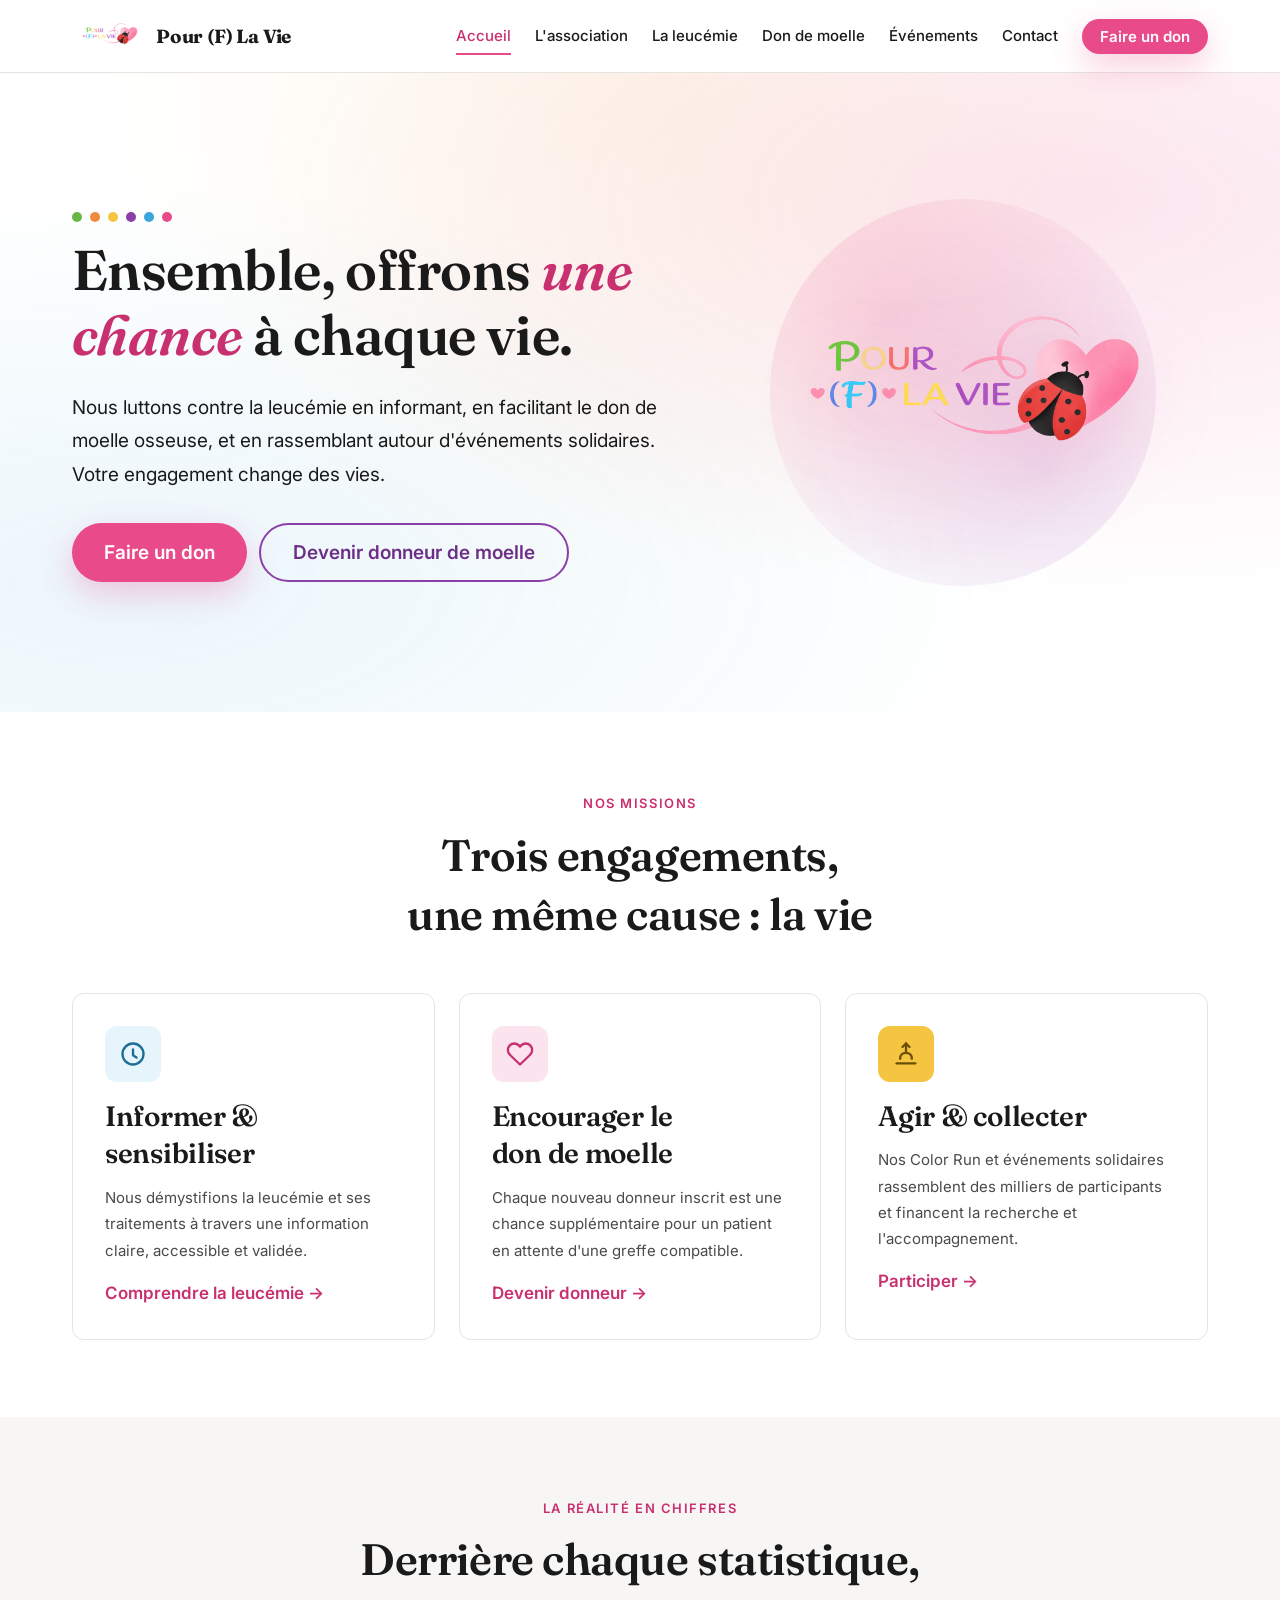
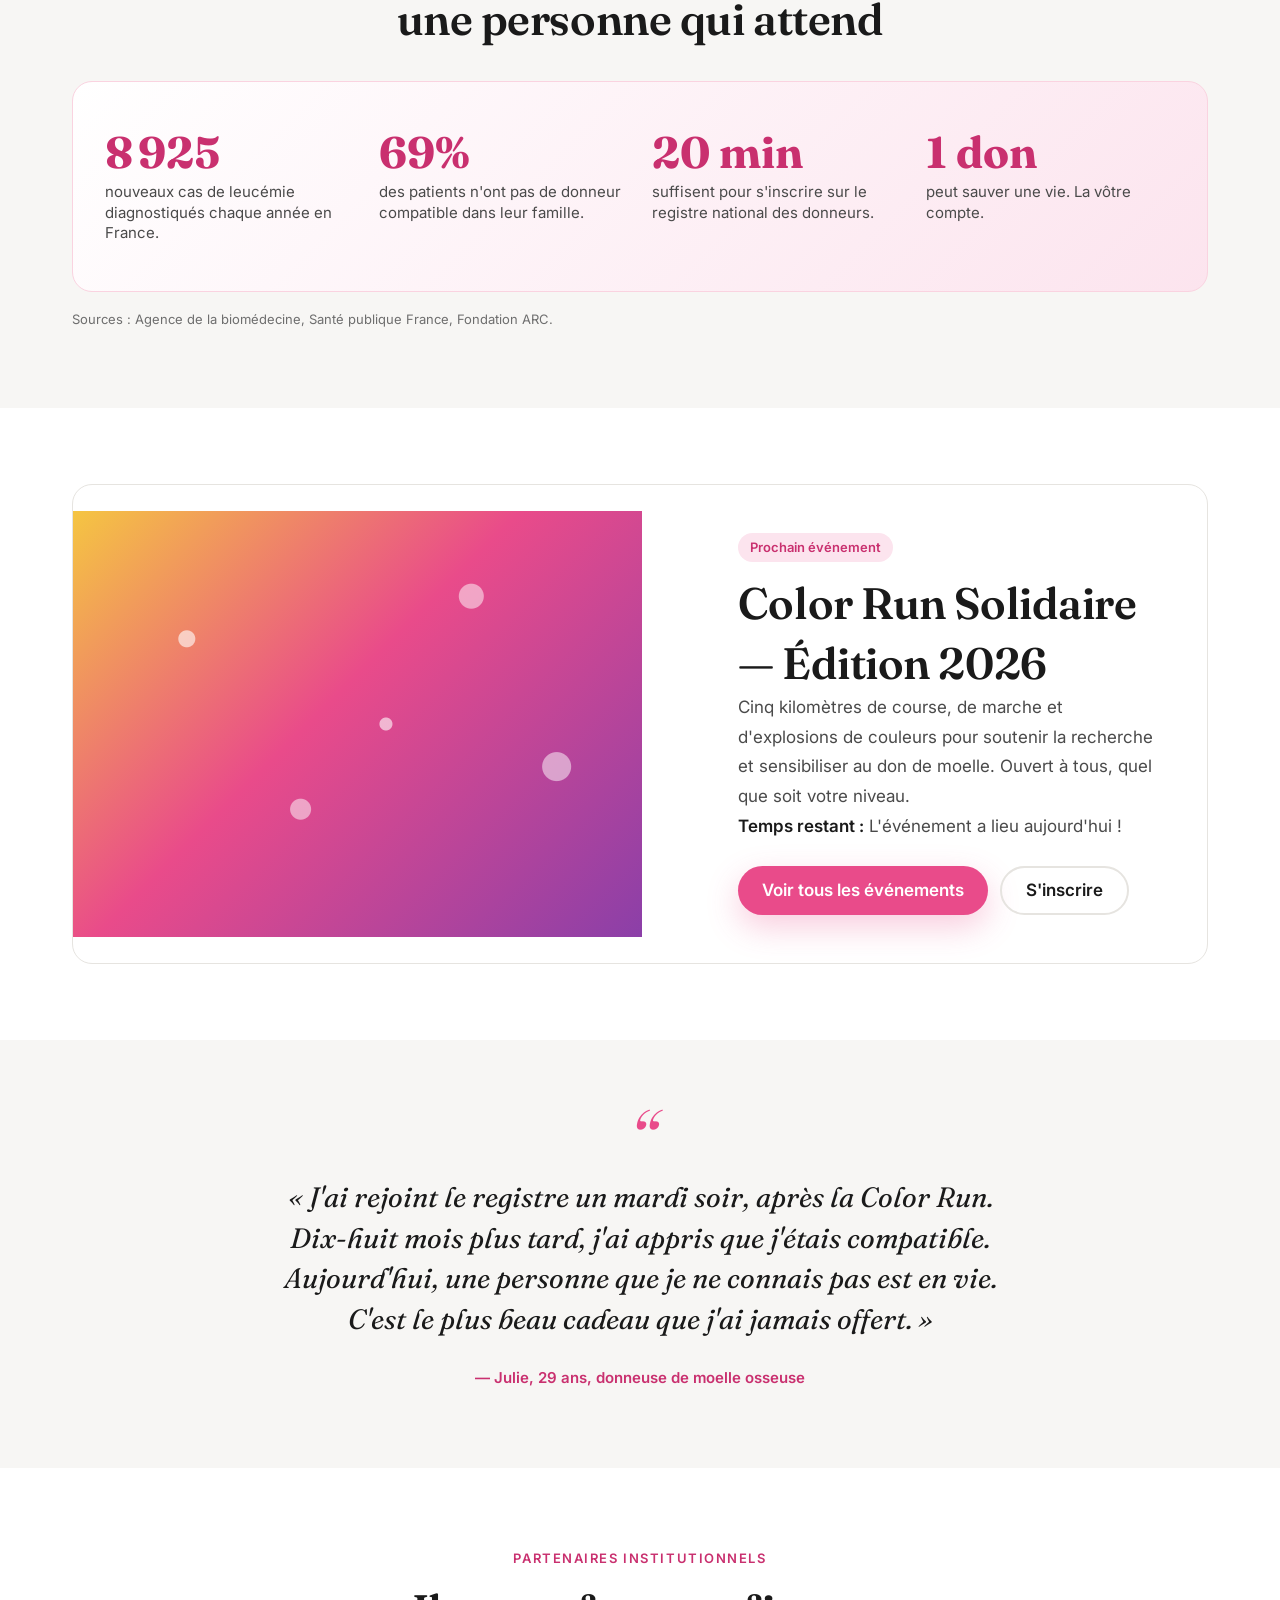
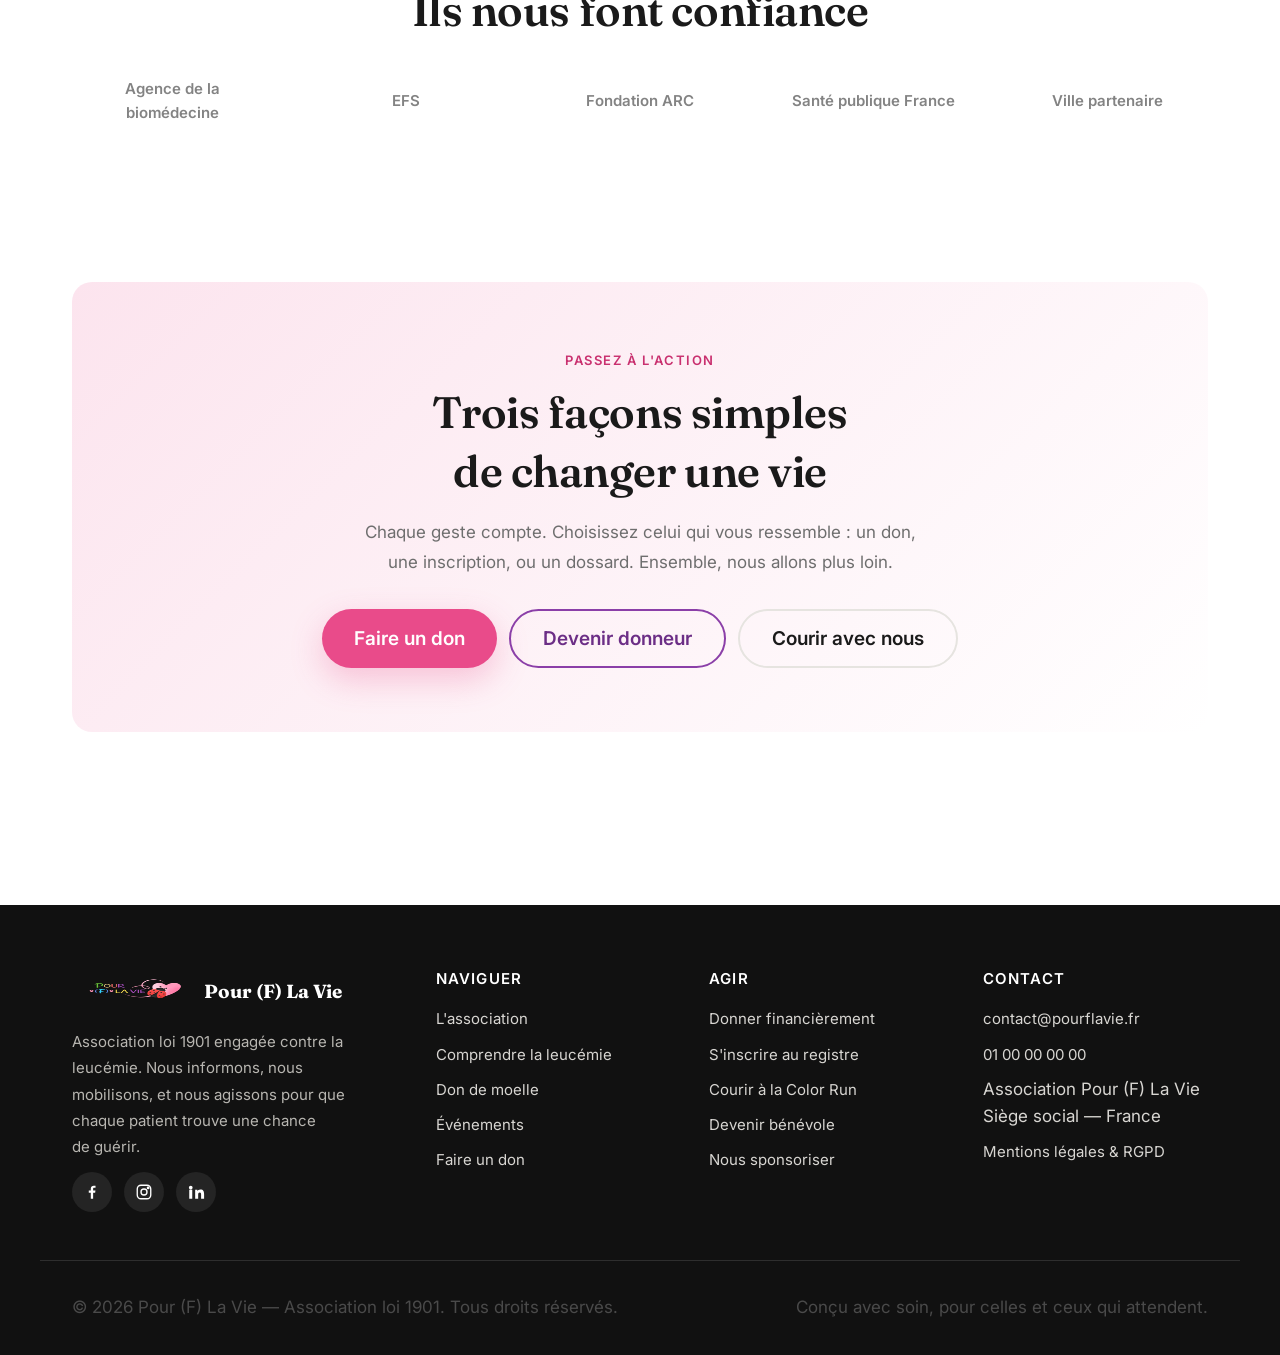
<file: index.html>
<!doctype html>
<html lang="fr">
<head>
  <meta charset="utf-8">
  <meta name="viewport" content="width=device-width,initial-scale=1,viewport-fit=cover">
  <title>Pour (F) La Vie — Ensemble contre la leucémie</title>
  <meta name="description" content="Association engagée contre la leucémie : information, don de moelle osseuse et événements solidaires. Faites un don ou devenez donneur dès aujourd'hui.">
  <meta name="theme-color" content="#E94B8A">
  <link rel="canonical" href="https://pourflavie.fr/">
  <link rel="icon" href="favicon.svg" type="image/svg+xml">
  <link rel="icon" href="favicon.ico" sizes="32x32">
  <link rel="apple-touch-icon" href="assets/img/apple-touch-icon.png">
  <link rel="manifest" href="site.webmanifest">

  <meta property="og:type" content="website">
  <meta property="og:site_name" content="Pour (F) La Vie">
  <meta property="og:title" content="Pour (F) La Vie — Ensemble contre la leucémie">
  <meta property="og:description" content="Information, don de moelle osseuse et événements solidaires pour lutter contre la leucémie.">
  <meta property="og:url" content="https://pourflavie.fr/">
  <meta property="og:image" content="https://pourflavie.fr/assets/og/home.jpg">
  <meta property="og:locale" content="fr_FR">
  <meta name="twitter:card" content="summary_large_image">

  <link rel="preconnect" href="https://fonts.googleapis.com">
  <link rel="preconnect" href="https://fonts.gstatic.com" crossorigin>
  <link rel="stylesheet" href="https://fonts.googleapis.com/css2?family=Fraunces:ital,wght@0,500;0,600;0,700;1,600&family=Inter:wght@400;500;600;700&display=swap">

  <link rel="stylesheet" href="assets/css/tokens.css">
  <link rel="stylesheet" href="assets/css/reset.css">
  <link rel="stylesheet" href="assets/css/base.css">
  <link rel="stylesheet" href="assets/css/components.css">
  <link rel="stylesheet" href="assets/css/pages.css">

  <script type="application/ld+json">
  {
    "@context": "https://schema.org",
    "@type": "NGO",
    "name": "Pour (F) La Vie",
    "description": "Association française engagée contre la leucémie : information, promotion du don de moelle osseuse et organisation d'événements solidaires.",
    "url": "https://pourflavie.fr",
    "logo": "https://pourflavie.fr/logo/Logo%20pour%20flavie.png",
    "areaServed": "FR",
    "sameAs": []
  }
  </script>
</head>
<body>
  <a class="skip-link" href="#main">Aller au contenu principal</a>

  <header class="site-header" role="banner">
    <div class="container site-header__inner">
      <a class="site-header__brand" href="index.html" aria-label="Pour (F) La Vie — Accueil">
        <img src="logo/Logo pour flavie.png" alt="" width="120" height="48">
        <span class="site-header__brand-name">Pour (F) La Vie</span>
      </a>

      <button class="nav-toggle" type="button" aria-expanded="false" aria-controls="primary-nav" aria-label="Ouvrir le menu">
        <span class="nav-toggle__bar" aria-hidden="true"></span>
      </button>

      <nav id="primary-nav" class="nav" data-nav aria-label="Navigation principale">
        <ul class="nav__list">
          <li><a class="nav__link" href="index.html">Accueil</a></li>
          <li><a class="nav__link" href="association.html">L'association</a></li>
          <li><a class="nav__link" href="leucemie.html">La leucémie</a></li>
          <li><a class="nav__link" href="don-moelle.html">Don de moelle</a></li>
          <li><a class="nav__link" href="evenements.html">Événements</a></li>
          <li><a class="nav__link" href="contact.html">Contact</a></li>
        </ul>
        <a class="btn btn--primary btn--sm" href="faire-un-don.html">Faire un don</a>
      </nav>
    </div>
  </header>

  <main id="main">
    <section class="hero">
      <div class="hero__bg" aria-hidden="true"></div>
      <div class="container hero__inner">
        <div>
          <span class="dots" aria-hidden="true"><span></span><span></span><span></span><span></span><span></span><span></span></span>
          <h1>Ensemble, offrons <em>une chance</em> à chaque vie.</h1>
          <p class="lead">Nous luttons contre la leucémie en informant, en facilitant le don de moelle osseuse, et en rassemblant autour d'événements solidaires. Votre engagement change des vies.</p>
          <div class="hero__ctas">
            <a class="btn btn--primary btn--lg" href="faire-un-don.html">Faire un don</a>
            <a class="btn btn--secondary btn--lg" href="don-moelle.html">Devenir donneur de moelle</a>
          </div>
        </div>
        <div class="hero__visual">
          <img src="logo/Logo pour flavie.png" alt="Logo Pour (F) La Vie — une coccinelle sur un cœur" width="520" height="520">
        </div>
      </div>
    </section>

    <section class="section home-missions" aria-labelledby="missions-title">
      <div class="container">
        <div class="center" style="max-width:640px;margin-inline:auto;">
          <span class="eyebrow">Nos missions</span>
          <h2 id="missions-title">Trois engagements, une même cause&nbsp;: la vie</h2>
        </div>

        <div class="grid grid--3" style="margin-top:var(--sp-8);">
          <article class="card">
            <span class="card__icon icon--blue" aria-hidden="true">
              <svg viewBox="0 0 24 24" fill="none" stroke="currentColor" stroke-width="2" stroke-linecap="round" stroke-linejoin="round"><circle cx="12" cy="12" r="9"/><path d="M12 8v5l3 2"/></svg>
            </span>
            <h3>Informer & sensibiliser</h3>
            <p>Nous démystifions la leucémie et ses traitements à travers une information claire, accessible et validée.</p>
            <a class="card__link" href="leucemie.html">Comprendre la leucémie →</a>
          </article>

          <article class="card">
            <span class="card__icon icon--pink" aria-hidden="true">
              <svg viewBox="0 0 24 24" fill="none" stroke="currentColor" stroke-width="2" stroke-linecap="round" stroke-linejoin="round"><path d="M20.8 4.6a5.5 5.5 0 0 0-7.8 0L12 5.7l-1-1.1a5.5 5.5 0 0 0-7.8 7.8l1 1.1L12 21l7.8-7.5 1-1.1a5.5 5.5 0 0 0 0-7.8Z"/></svg>
            </span>
            <h3>Encourager le don de moelle</h3>
            <p>Chaque nouveau donneur inscrit est une chance supplémentaire pour un patient en attente d'une greffe compatible.</p>
            <a class="card__link" href="don-moelle.html">Devenir donneur →</a>
          </article>

          <article class="card">
            <span class="card__icon icon--yellow" aria-hidden="true">
              <svg viewBox="0 0 24 24" fill="none" stroke="currentColor" stroke-width="2" stroke-linecap="round" stroke-linejoin="round"><path d="M4 20h16"/><path d="M7 16c0-3 2-5 5-5s5 2 5 5"/><path d="M12 11V3"/><path d="M9 6l3-3 3 3"/></svg>
            </span>
            <h3>Agir & collecter</h3>
            <p>Nos Color Run et événements solidaires rassemblent des milliers de participants et financent la recherche et l'accompagnement.</p>
            <a class="card__link" href="evenements.html">Participer →</a>
          </article>
        </div>
      </div>
    </section>

    <section class="section section--alt" aria-labelledby="stats-title">
      <div class="container">
        <div class="center" style="max-width:640px;margin-inline:auto;">
          <span class="eyebrow">La réalité en chiffres</span>
          <h2 id="stats-title">Derrière chaque statistique, une personne qui attend</h2>
        </div>

        <div class="stats" style="margin-top:var(--sp-6);">
          <div class="stat">
            <div class="stat__num"><span data-count="9000">9&nbsp;000</span></div>
            <div class="stat__label">nouveaux cas de leucémie diagnostiqués chaque année en France.</div>
          </div>
          <div class="stat">
            <div class="stat__num"><span data-count="70" data-suffix="%">70&nbsp;%</span></div>
            <div class="stat__label">des patients n'ont pas de donneur compatible dans leur famille.</div>
          </div>
          <div class="stat">
            <div class="stat__num"><span data-count="20" data-suffix=" min">20 min</span></div>
            <div class="stat__label">suffisent pour s'inscrire sur le registre national des donneurs.</div>
          </div>
          <div class="stat">
            <div class="stat__num"><span data-count="1" data-suffix=" don">1 don</span></div>
            <div class="stat__label">peut sauver une vie. La vôtre compte.</div>
          </div>
        </div>
        <p class="muted" style="margin-top:var(--sp-4);font-size:var(--fs-xs);">Sources&nbsp;: Agence de la biomédecine, Santé publique France, Fondation ARC.</p>
      </div>
    </section>

    <section class="section" aria-labelledby="event-title">
      <div class="container">
        <div class="home-event">
          <div class="home-event__visual" aria-hidden="true"></div>
          <div class="home-event__content">
            <span class="home-event__date">Prochain événement</span>
            <h2 id="event-title">Color Run Solidaire — Édition 2026</h2>
            <p>Cinq kilomètres de course, de marche et d'explosions de couleurs pour soutenir la recherche et sensibiliser au don de moelle. Ouvert à tous, quel que soit votre niveau.</p>
            <p><strong>Temps restant&nbsp;:</strong> <span data-countdown="2026-06-14T10:00:00">—</span></p>
            <div style="display:flex;gap:var(--sp-3);flex-wrap:wrap;margin-top:var(--sp-5);">
              <a class="btn btn--primary" href="evenements.html">Voir tous les événements</a>
              <a class="btn btn--ghost" href="evenements.html#inscription">S'inscrire</a>
            </div>
          </div>
        </div>
      </div>
    </section>

    <section class="section section--alt">
      <div class="container">
        <div class="testimonial">
          <blockquote>« J'ai rejoint le registre un mardi soir, après la Color Run. Dix-huit mois plus tard, j'ai appris que j'étais compatible. Aujourd'hui, une personne que je ne connais pas est en vie. C'est le plus beau cadeau que j'ai jamais offert. »</blockquote>
          <cite>— Julie, 29 ans, donneuse de moelle osseuse</cite>
        </div>
      </div>
    </section>

    <section class="section" aria-labelledby="partners-title">
      <div class="container">
        <div class="center" style="margin-bottom:var(--sp-6);">
          <span class="eyebrow">Partenaires institutionnels</span>
          <h2 id="partners-title">Ils nous font confiance</h2>
        </div>
        <div class="partners">
          <div class="partners__item">Agence de la biomédecine</div>
          <div class="partners__item">EFS</div>
          <div class="partners__item">Fondation ARC</div>
          <div class="partners__item">Santé publique France</div>
          <div class="partners__item">Ville partenaire</div>
        </div>
      </div>
    </section>

    <section class="section">
      <div class="container">
        <div class="home-final">
          <span class="eyebrow">Passez à l'action</span>
          <h2>Trois façons simples de changer une vie</h2>
          <p class="muted" style="max-width:52ch;margin:var(--sp-4) auto 0;">Chaque geste compte. Choisissez celui qui vous ressemble&nbsp;: un don, une inscription, ou un dossard. Ensemble, nous allons plus loin.</p>
          <div class="home-final__ctas">
            <a class="btn btn--primary btn--lg" href="faire-un-don.html">Faire un don</a>
            <a class="btn btn--secondary btn--lg" href="don-moelle.html">Devenir donneur</a>
            <a class="btn btn--ghost btn--lg" href="evenements.html">Courir avec nous</a>
          </div>
        </div>
      </div>
    </section>
  </main>

  <footer class="site-footer" role="contentinfo">
    <div class="container site-footer__grid">
      <div class="site-footer__about">
        <a class="site-footer__brand" href="index.html">
          <img src="logo/Logo pour flavie.png" alt="" width="120" height="44">
          <span>Pour (F) La Vie</span>
        </a>
        <p>Association loi 1901 engagée contre la leucémie. Nous informons, nous mobilisons, et nous agissons pour que chaque patient trouve une chance de guérir.</p>
        <div class="site-footer__socials" aria-label="Nos réseaux sociaux">
          <a href="#" aria-label="Facebook"><svg viewBox="0 0 24 24" fill="currentColor"><path d="M13.5 21v-8h2.7l.4-3.1h-3.1V7.9c0-.9.2-1.5 1.5-1.5h1.7V3.7c-.3 0-1.3-.1-2.4-.1-2.3 0-3.9 1.4-3.9 4v2.3H7.7V13h2.7v8h3.1Z"/></svg></a>
          <a href="#" aria-label="Instagram"><svg viewBox="0 0 24 24" fill="none" stroke="currentColor" stroke-width="1.8"><rect x="3" y="3" width="18" height="18" rx="5"/><circle cx="12" cy="12" r="4"/><circle cx="17.5" cy="6.5" r="1" fill="currentColor"/></svg></a>
          <a href="#" aria-label="LinkedIn"><svg viewBox="0 0 24 24" fill="currentColor"><path d="M4.98 3.5a2.5 2.5 0 1 1 0 5 2.5 2.5 0 0 1 0-5ZM3 9h4v12H3V9Zm7 0h3.8v1.7h.1c.5-1 1.9-2 3.9-2 4.2 0 5 2.8 5 6.4V21h-4v-5.3c0-1.3 0-3-1.8-3s-2.1 1.4-2.1 2.9V21h-4V9Z"/></svg></a>
        </div>
      </div>

      <div>
        <h3>Naviguer</h3>
        <ul>
          <li><a href="association.html">L'association</a></li>
          <li><a href="leucemie.html">Comprendre la leucémie</a></li>
          <li><a href="don-moelle.html">Don de moelle</a></li>
          <li><a href="evenements.html">Événements</a></li>
          <li><a href="faire-un-don.html">Faire un don</a></li>
        </ul>
      </div>

      <div>
        <h3>Agir</h3>
        <ul>
          <li><a href="faire-un-don.html">Donner financièrement</a></li>
          <li><a href="don-moelle.html">S'inscrire au registre</a></li>
          <li><a href="evenements.html">Courir à la Color Run</a></li>
          <li><a href="contact.html#benevolat">Devenir bénévole</a></li>
          <li><a href="contact.html#partenariat">Nous sponsoriser</a></li>
        </ul>
      </div>

      <div>
        <h3>Contact</h3>
        <ul>
          <li><a href="mailto:contact@pourflavie.fr">contact@pourflavie.fr</a></li>
          <li><a href="tel:+33100000000">01 00 00 00 00</a></li>
          <li>Association Pour (F) La Vie<br>Siège social — France</li>
          <li><a href="mentions-legales.html">Mentions légales & RGPD</a></li>
        </ul>
      </div>
    </div>

    <div class="container site-footer__bottom">
      <p>© <span data-year>2026</span> Pour (F) La Vie — Association loi 1901. Tous droits réservés.</p>
      <p>Conçu avec soin, pour celles et ceux qui attendent.</p>
    </div>
  </footer>

  <script src="assets/js/main.js" defer></script>
  <script src="assets/js/a11y.js" defer></script>
</body>
</html>
</file>
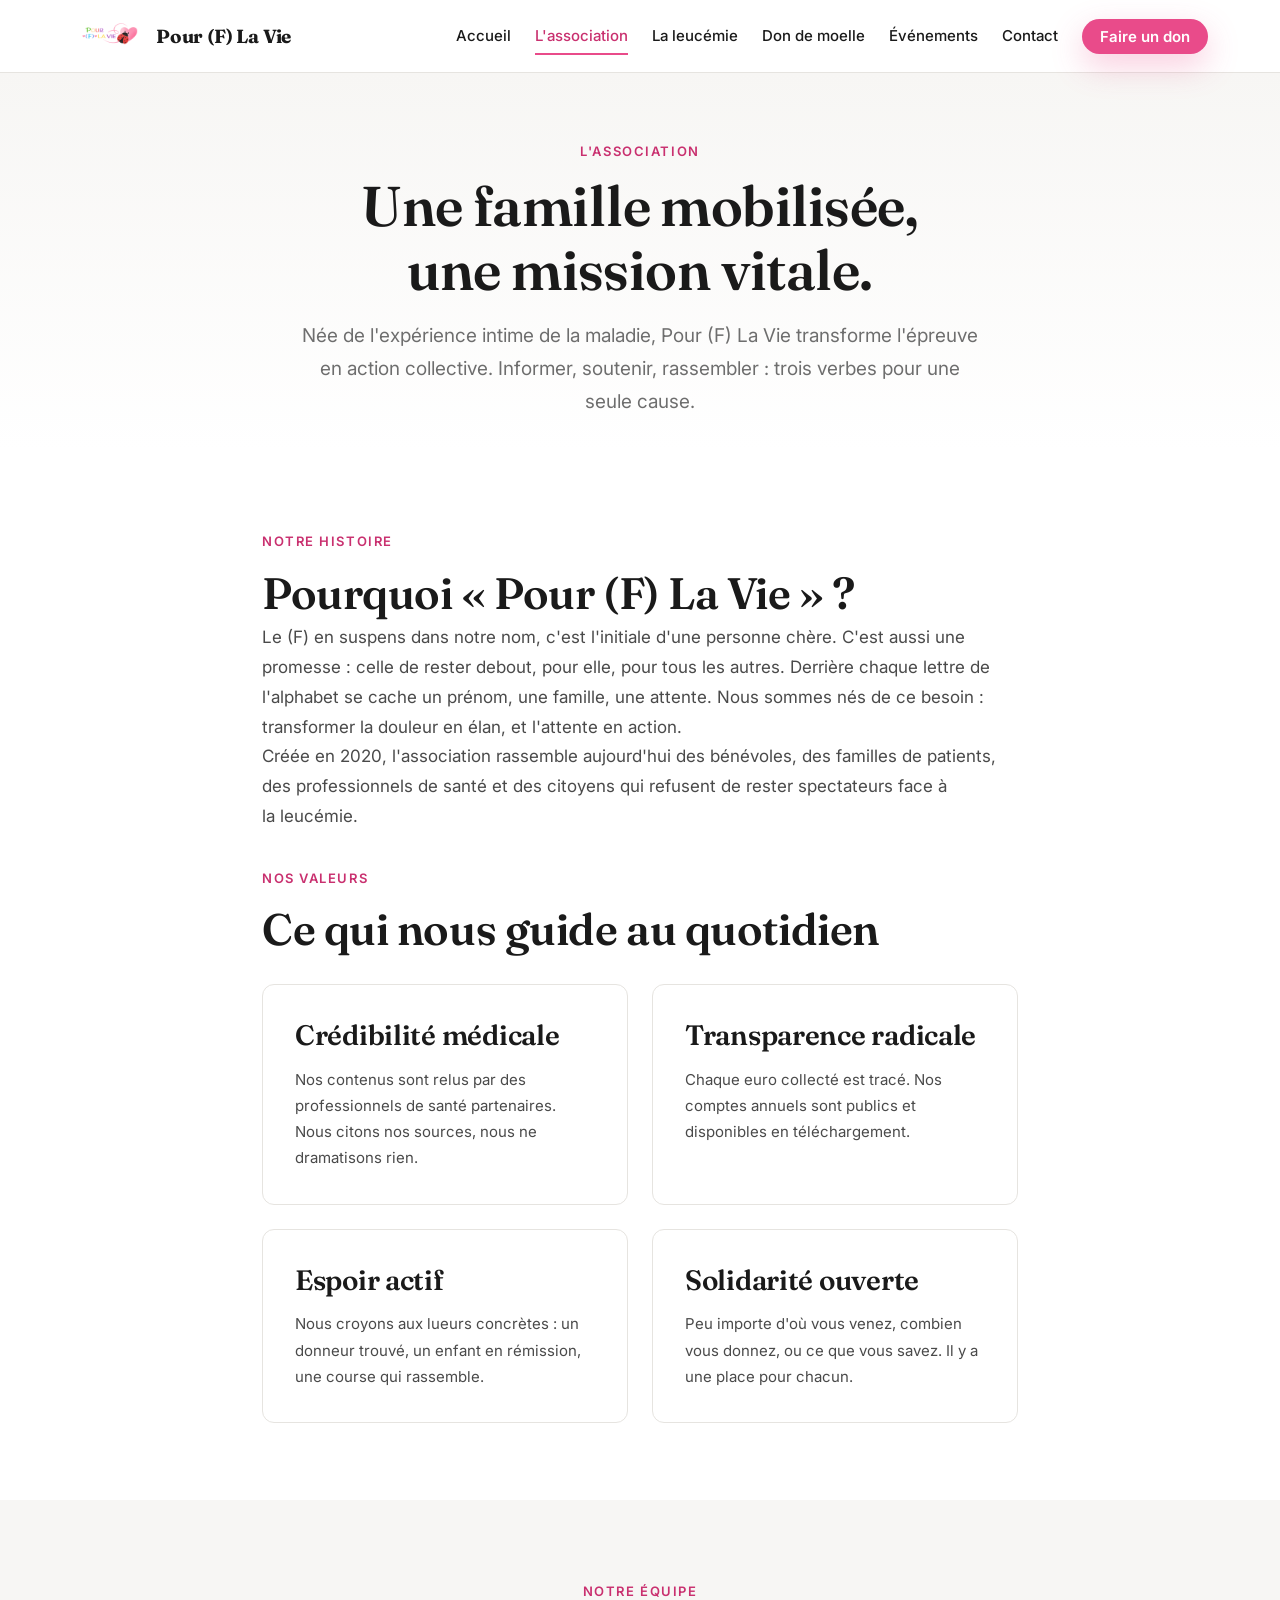
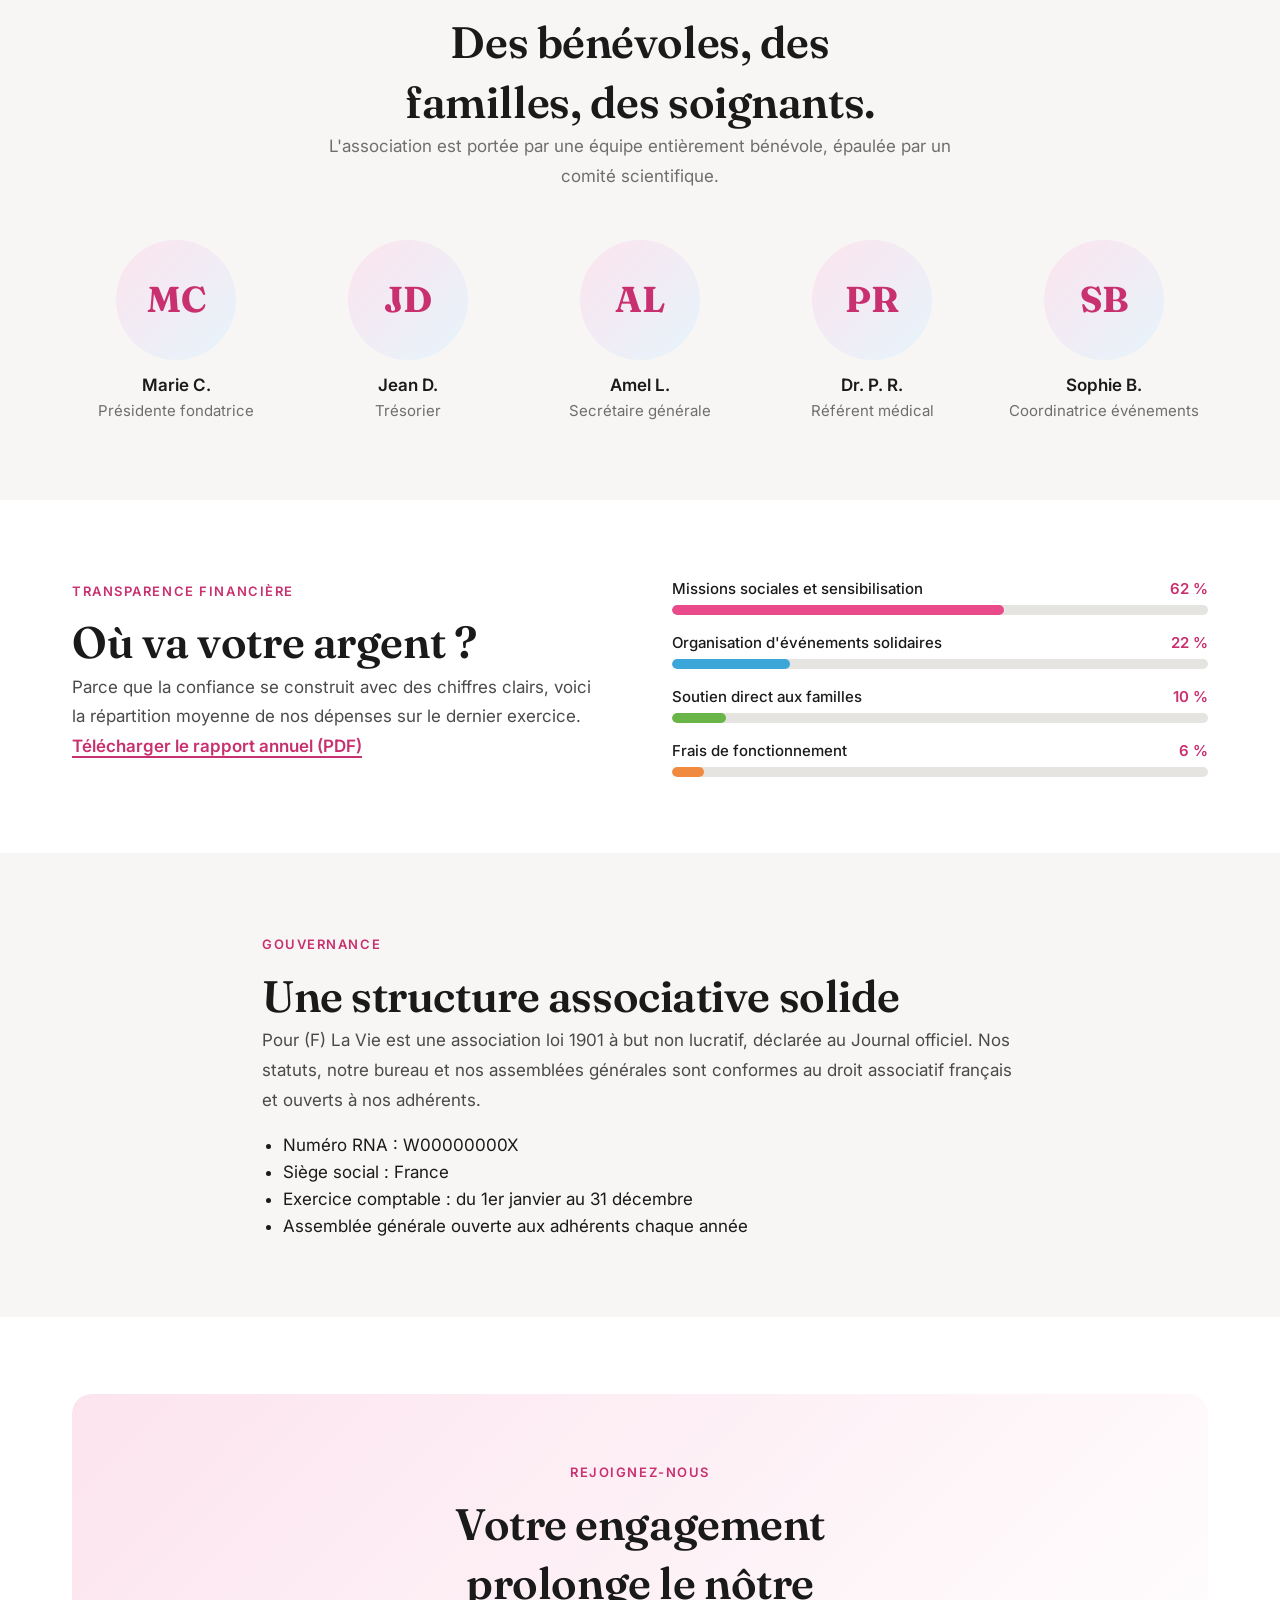
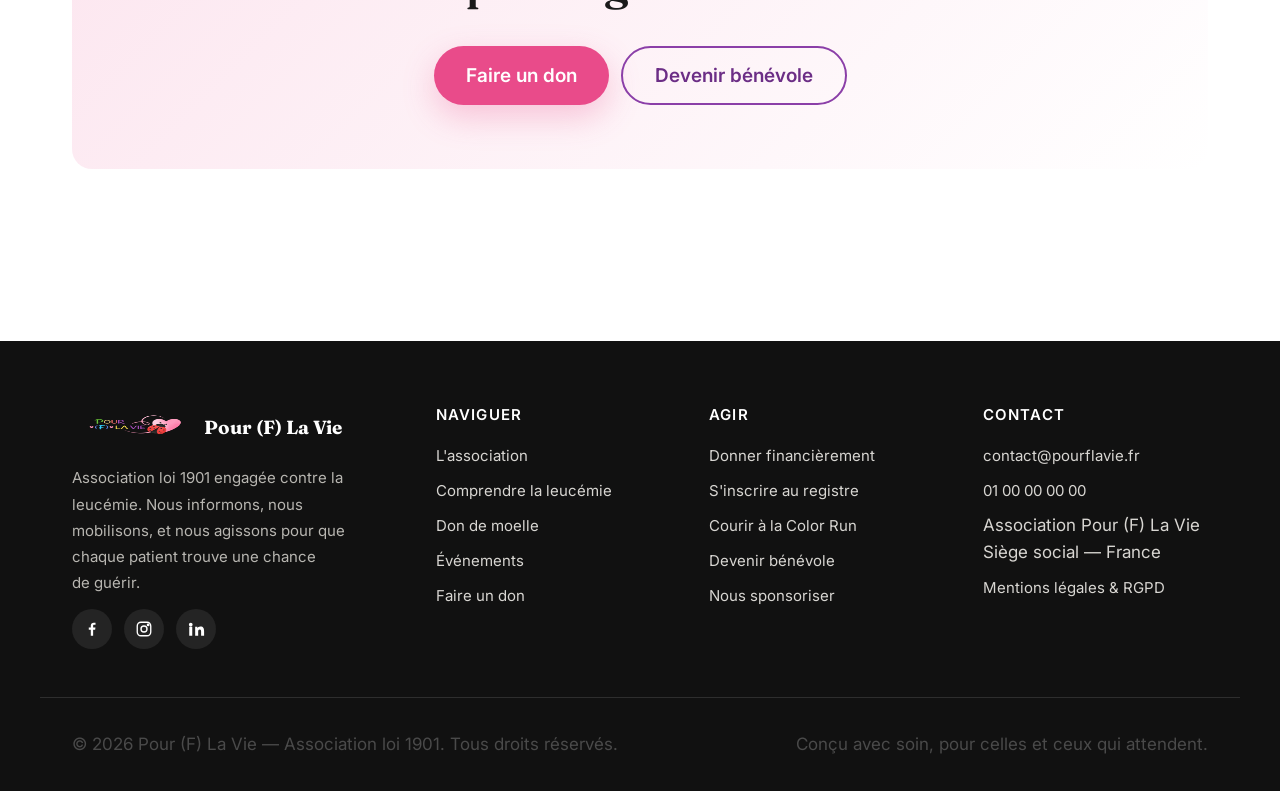
<file: association.html>
<!doctype html>
<html lang="fr">
<head>
  <meta charset="utf-8">
  <meta name="viewport" content="width=device-width,initial-scale=1,viewport-fit=cover">
  <title>L'association — Pour (F) La Vie</title>
  <meta name="description" content="Découvrez Pour (F) La Vie : notre histoire, nos valeurs, notre équipe et notre engagement transparent au service de la lutte contre la leucémie.">
  <meta name="theme-color" content="#E94B8A">
  <link rel="canonical" href="https://pourflavie.fr/association.html">
  <link rel="icon" href="favicon.svg" type="image/svg+xml">
  <link rel="icon" href="favicon.ico" sizes="32x32">
  <link rel="manifest" href="site.webmanifest">

  <meta property="og:type" content="website">
  <meta property="og:site_name" content="Pour (F) La Vie">
  <meta property="og:title" content="L'association — Pour (F) La Vie">
  <meta property="og:description" content="Notre histoire, nos valeurs et notre engagement contre la leucémie.">
  <meta property="og:url" content="https://pourflavie.fr/association.html">
  <meta property="og:image" content="https://pourflavie.fr/assets/og/association.jpg">
  <meta property="og:locale" content="fr_FR">
  <meta name="twitter:card" content="summary_large_image">

  <link rel="preconnect" href="https://fonts.googleapis.com">
  <link rel="preconnect" href="https://fonts.gstatic.com" crossorigin>
  <link rel="stylesheet" href="https://fonts.googleapis.com/css2?family=Fraunces:ital,wght@0,500;0,600;0,700;1,600&family=Inter:wght@400;500;600;700&display=swap">

  <link rel="stylesheet" href="assets/css/tokens.css">
  <link rel="stylesheet" href="assets/css/reset.css">
  <link rel="stylesheet" href="assets/css/base.css">
  <link rel="stylesheet" href="assets/css/components.css">
  <link rel="stylesheet" href="assets/css/pages.css">

  <script type="application/ld+json">
  {
    "@context": "https://schema.org",
    "@type": "NGO",
    "name": "Pour (F) La Vie",
    "url": "https://pourflavie.fr",
    "logo": "https://pourflavie.fr/logo/Logo%20pour%20flavie.png",
    "description": "Association loi 1901 engagée contre la leucémie.",
    "foundingDate": "2020",
    "areaServed": "FR"
  }
  </script>
</head>
<body>
  <a class="skip-link" href="#main">Aller au contenu principal</a>

  <header class="site-header" role="banner">
    <div class="container site-header__inner">
      <a class="site-header__brand" href="index.html" aria-label="Pour (F) La Vie — Accueil">
        <img src="logo/Logo pour flavie.png" alt="" width="120" height="48">
        <span class="site-header__brand-name">Pour (F) La Vie</span>
      </a>
      <button class="nav-toggle" type="button" aria-expanded="false" aria-controls="primary-nav" aria-label="Ouvrir le menu">
        <span class="nav-toggle__bar" aria-hidden="true"></span>
      </button>
      <nav id="primary-nav" class="nav" data-nav aria-label="Navigation principale">
        <ul class="nav__list">
          <li><a class="nav__link" href="index.html">Accueil</a></li>
          <li><a class="nav__link" href="association.html">L'association</a></li>
          <li><a class="nav__link" href="leucemie.html">La leucémie</a></li>
          <li><a class="nav__link" href="don-moelle.html">Don de moelle</a></li>
          <li><a class="nav__link" href="evenements.html">Événements</a></li>
          <li><a class="nav__link" href="contact.html">Contact</a></li>
        </ul>
        <a class="btn btn--primary btn--sm" href="faire-un-don.html">Faire un don</a>
      </nav>
    </div>
  </header>

  <main id="main">
    <section class="page-hero">
      <div class="container">
        <span class="eyebrow">L'association</span>
        <h1>Une famille mobilisée, une mission vitale.</h1>
        <p class="muted">Née de l'expérience intime de la maladie, Pour (F) La Vie transforme l'épreuve en action collective. Informer, soutenir, rassembler&nbsp;: trois verbes pour une seule cause.</p>
      </div>
    </section>

    <section class="section">
      <div class="container narrow stack-lg">
        <div>
          <span class="eyebrow">Notre histoire</span>
          <h2>Pourquoi « Pour (F) La Vie »&nbsp;?</h2>
          <p>Le (F) en suspens dans notre nom, c'est l'initiale d'une personne chère. C'est aussi une promesse&nbsp;: celle de rester debout, pour elle, pour tous les autres. Derrière chaque lettre de l'alphabet se cache un prénom, une famille, une attente. Nous sommes nés de ce besoin&nbsp;: transformer la douleur en élan, et l'attente en action.</p>
          <p>Créée en 2020, l'association rassemble aujourd'hui des bénévoles, des familles de patients, des professionnels de santé et des citoyens qui refusent de rester spectateurs face à la leucémie.</p>
        </div>

        <div>
          <span class="eyebrow">Nos valeurs</span>
          <h2>Ce qui nous guide au quotidien</h2>
          <div class="grid grid--2" style="margin-top:var(--sp-5);">
            <div class="card">
              <h3>Crédibilité médicale</h3>
              <p>Nos contenus sont relus par des professionnels de santé partenaires. Nous citons nos sources, nous ne dramatisons rien.</p>
            </div>
            <div class="card">
              <h3>Transparence radicale</h3>
              <p>Chaque euro collecté est tracé. Nos comptes annuels sont publics et disponibles en téléchargement.</p>
            </div>
            <div class="card">
              <h3>Espoir actif</h3>
              <p>Nous croyons aux lueurs concrètes&nbsp;: un donneur trouvé, un enfant en rémission, une course qui rassemble.</p>
            </div>
            <div class="card">
              <h3>Solidarité ouverte</h3>
              <p>Peu importe d'où vous venez, combien vous donnez, ou ce que vous savez. Il y a une place pour chacun.</p>
            </div>
          </div>
        </div>
      </div>
    </section>

    <section class="section section--alt">
      <div class="container">
        <div class="center" style="max-width:640px;margin-inline:auto;">
          <span class="eyebrow">Notre équipe</span>
          <h2>Des bénévoles, des familles, des soignants.</h2>
          <p class="muted">L'association est portée par une équipe entièrement bénévole, épaulée par un comité scientifique.</p>
        </div>
        <div class="team" style="margin-top:var(--sp-8);">
          <div class="team__member"><div class="team__avatar">MC</div><div class="team__name">Marie C.</div><div class="team__role">Présidente fondatrice</div></div>
          <div class="team__member"><div class="team__avatar">JD</div><div class="team__name">Jean D.</div><div class="team__role">Trésorier</div></div>
          <div class="team__member"><div class="team__avatar">AL</div><div class="team__name">Amel L.</div><div class="team__role">Secrétaire générale</div></div>
          <div class="team__member"><div class="team__avatar">PR</div><div class="team__name">Dr. P. R.</div><div class="team__role">Référent médical</div></div>
          <div class="team__member"><div class="team__avatar">SB</div><div class="team__name">Sophie B.</div><div class="team__role">Coordinatrice événements</div></div>
        </div>
      </div>
    </section>

    <section class="section">
      <div class="container">
        <div class="grid grid--2" style="gap:var(--sp-10);align-items:start;">
          <div>
            <span class="eyebrow">Transparence financière</span>
            <h2>Où va votre argent&nbsp;?</h2>
            <p>Parce que la confiance se construit avec des chiffres clairs, voici la répartition moyenne de nos dépenses sur le dernier exercice.</p>
            <p><a class="btn btn--link" href="#">Télécharger le rapport annuel (PDF)</a></p>
          </div>

          <div class="transparency" aria-label="Répartition des dépenses annuelles">
            <div class="transparency__row">
              <div class="transparency__label"><span>Missions sociales et sensibilisation</span><strong>62&nbsp;%</strong></div>
              <div class="transparency__track"><span class="transparency__fill" style="width:62%"></span></div>
            </div>
            <div class="transparency__row">
              <div class="transparency__label"><span>Organisation d'événements solidaires</span><strong>22&nbsp;%</strong></div>
              <div class="transparency__track"><span class="transparency__fill" style="width:22%"></span></div>
            </div>
            <div class="transparency__row">
              <div class="transparency__label"><span>Soutien direct aux familles</span><strong>10&nbsp;%</strong></div>
              <div class="transparency__track"><span class="transparency__fill" style="width:10%"></span></div>
            </div>
            <div class="transparency__row">
              <div class="transparency__label"><span>Frais de fonctionnement</span><strong>6&nbsp;%</strong></div>
              <div class="transparency__track"><span class="transparency__fill" style="width:6%"></span></div>
            </div>
          </div>
        </div>
      </div>
    </section>

    <section class="section section--alt">
      <div class="container narrow">
        <span class="eyebrow">Gouvernance</span>
        <h2>Une structure associative solide</h2>
        <p>Pour (F) La Vie est une association loi 1901 à but non lucratif, déclarée au Journal officiel. Nos statuts, notre bureau et nos assemblées générales sont conformes au droit associatif français et ouverts à nos adhérents.</p>
        <ul style="margin-top:var(--sp-4);">
          <li>Numéro RNA&nbsp;: W00000000X</li>
          <li>Siège social&nbsp;: France</li>
          <li>Exercice comptable&nbsp;: du 1er janvier au 31 décembre</li>
          <li>Assemblée générale ouverte aux adhérents chaque année</li>
        </ul>
      </div>
    </section>

    <section class="section">
      <div class="container">
        <div class="home-final">
          <span class="eyebrow">Rejoignez-nous</span>
          <h2>Votre engagement prolonge le nôtre</h2>
          <div class="home-final__ctas">
            <a class="btn btn--primary btn--lg" href="faire-un-don.html">Faire un don</a>
            <a class="btn btn--secondary btn--lg" href="contact.html#benevolat">Devenir bénévole</a>
          </div>
        </div>
      </div>
    </section>
  </main>

  <footer class="site-footer" role="contentinfo">
    <div class="container site-footer__grid">
      <div class="site-footer__about">
        <a class="site-footer__brand" href="index.html">
          <img src="logo/Logo pour flavie.png" alt="" width="120" height="44">
          <span>Pour (F) La Vie</span>
        </a>
        <p>Association loi 1901 engagée contre la leucémie. Nous informons, nous mobilisons, et nous agissons pour que chaque patient trouve une chance de guérir.</p>
        <div class="site-footer__socials" aria-label="Nos réseaux sociaux">
          <a href="#" aria-label="Facebook"><svg viewBox="0 0 24 24" fill="currentColor"><path d="M13.5 21v-8h2.7l.4-3.1h-3.1V7.9c0-.9.2-1.5 1.5-1.5h1.7V3.7c-.3 0-1.3-.1-2.4-.1-2.3 0-3.9 1.4-3.9 4v2.3H7.7V13h2.7v8h3.1Z"/></svg></a>
          <a href="#" aria-label="Instagram"><svg viewBox="0 0 24 24" fill="none" stroke="currentColor" stroke-width="1.8"><rect x="3" y="3" width="18" height="18" rx="5"/><circle cx="12" cy="12" r="4"/><circle cx="17.5" cy="6.5" r="1" fill="currentColor"/></svg></a>
          <a href="#" aria-label="LinkedIn"><svg viewBox="0 0 24 24" fill="currentColor"><path d="M4.98 3.5a2.5 2.5 0 1 1 0 5 2.5 2.5 0 0 1 0-5ZM3 9h4v12H3V9Zm7 0h3.8v1.7h.1c.5-1 1.9-2 3.9-2 4.2 0 5 2.8 5 6.4V21h-4v-5.3c0-1.3 0-3-1.8-3s-2.1 1.4-2.1 2.9V21h-4V9Z"/></svg></a>
        </div>
      </div>
      <div><h3>Naviguer</h3><ul>
        <li><a href="association.html">L'association</a></li>
        <li><a href="leucemie.html">Comprendre la leucémie</a></li>
        <li><a href="don-moelle.html">Don de moelle</a></li>
        <li><a href="evenements.html">Événements</a></li>
        <li><a href="faire-un-don.html">Faire un don</a></li>
      </ul></div>
      <div><h3>Agir</h3><ul>
        <li><a href="faire-un-don.html">Donner financièrement</a></li>
        <li><a href="don-moelle.html">S'inscrire au registre</a></li>
        <li><a href="evenements.html">Courir à la Color Run</a></li>
        <li><a href="contact.html#benevolat">Devenir bénévole</a></li>
        <li><a href="contact.html#partenariat">Nous sponsoriser</a></li>
      </ul></div>
      <div><h3>Contact</h3><ul>
        <li><a href="mailto:contact@pourflavie.fr">contact@pourflavie.fr</a></li>
        <li><a href="tel:+33100000000">01 00 00 00 00</a></li>
        <li>Association Pour (F) La Vie<br>Siège social — France</li>
        <li><a href="mentions-legales.html">Mentions légales & RGPD</a></li>
      </ul></div>
    </div>
    <div class="container site-footer__bottom">
      <p>© <span data-year>2026</span> Pour (F) La Vie — Association loi 1901. Tous droits réservés.</p>
      <p>Conçu avec soin, pour celles et ceux qui attendent.</p>
    </div>
  </footer>

  <script src="assets/js/main.js" defer></script>
  <script src="assets/js/a11y.js" defer></script>
</body>
</html>
</file>
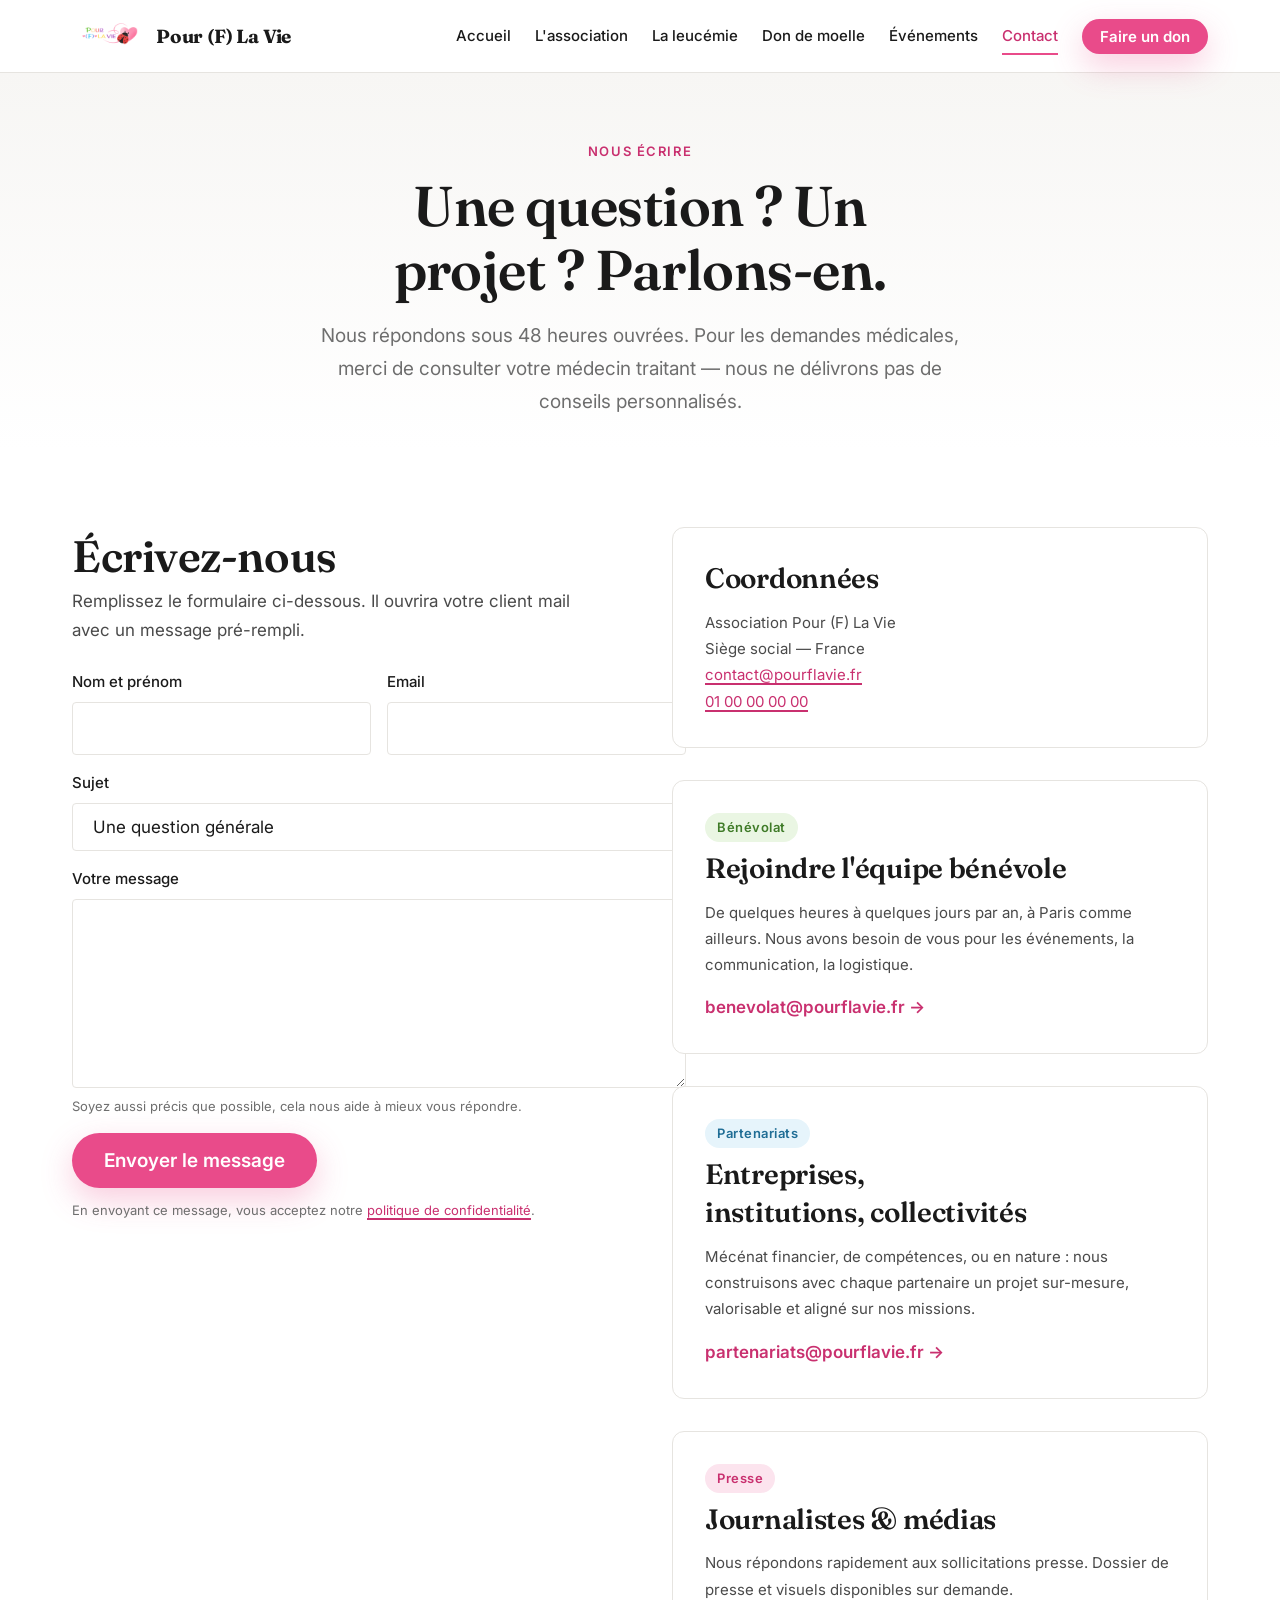
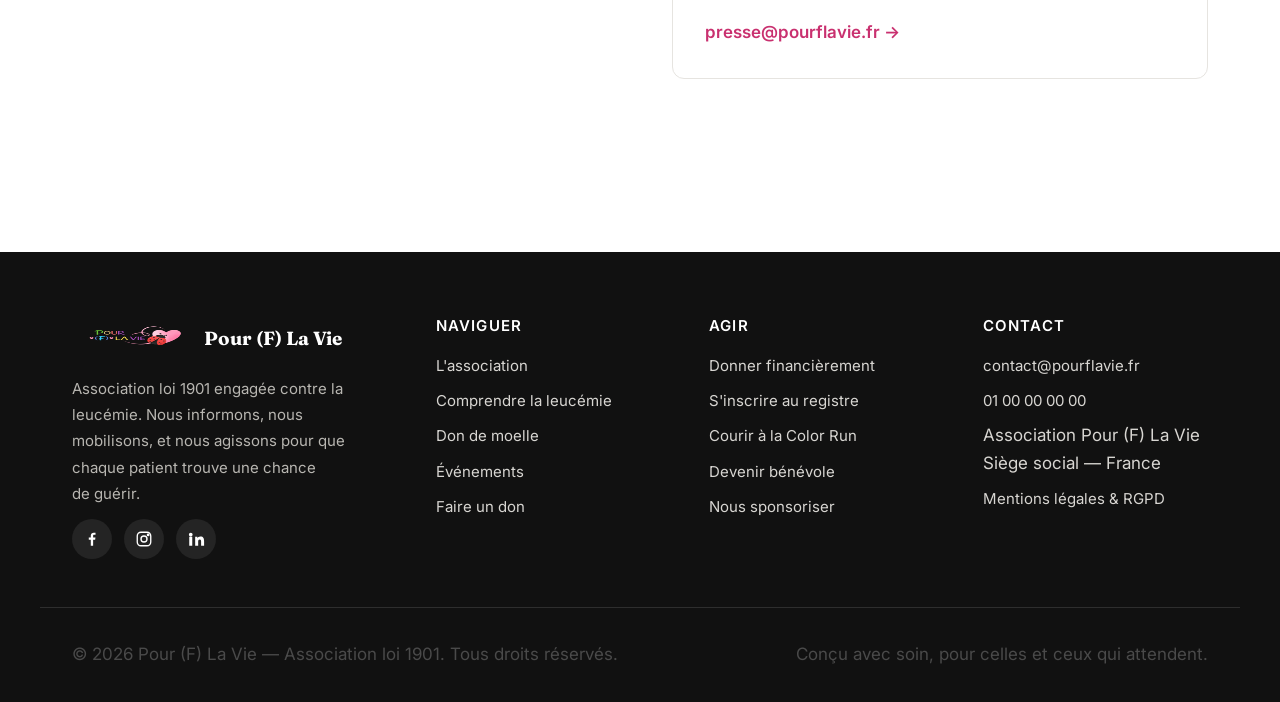
<file: contact.html>
<!doctype html>
<html lang="fr">
<head>
  <meta charset="utf-8">
  <meta name="viewport" content="width=device-width,initial-scale=1,viewport-fit=cover">
  <title>Contact — Pour (F) La Vie</title>
  <meta name="description" content="Une question, une proposition de partenariat, l'envie de devenir bénévole ? Écrivez-nous.">
  <meta name="theme-color" content="#E94B8A">
  <link rel="canonical" href="https://pourflavie.fr/contact.html">
  <link rel="icon" href="favicon.svg" type="image/svg+xml">
  <link rel="icon" href="favicon.ico" sizes="32x32">
  <link rel="manifest" href="site.webmanifest">

  <meta property="og:type" content="website">
  <meta property="og:site_name" content="Pour (F) La Vie">
  <meta property="og:title" content="Contact — Pour (F) La Vie">
  <meta property="og:description" content="Écrivez-nous, on vous répond sous 48 heures.">
  <meta property="og:url" content="https://pourflavie.fr/contact.html">
  <meta property="og:image" content="https://pourflavie.fr/assets/og/contact.jpg">
  <meta property="og:locale" content="fr_FR">
  <meta name="twitter:card" content="summary_large_image">

  <link rel="preconnect" href="https://fonts.googleapis.com">
  <link rel="preconnect" href="https://fonts.gstatic.com" crossorigin>
  <link rel="stylesheet" href="https://fonts.googleapis.com/css2?family=Fraunces:ital,wght@0,500;0,600;0,700;1,600&family=Inter:wght@400;500;600;700&display=swap">

  <link rel="stylesheet" href="assets/css/tokens.css">
  <link rel="stylesheet" href="assets/css/reset.css">
  <link rel="stylesheet" href="assets/css/base.css">
  <link rel="stylesheet" href="assets/css/components.css">
  <link rel="stylesheet" href="assets/css/pages.css">
</head>
<body>
  <a class="skip-link" href="#main">Aller au contenu principal</a>

  <header class="site-header" role="banner">
    <div class="container site-header__inner">
      <a class="site-header__brand" href="index.html" aria-label="Pour (F) La Vie — Accueil">
        <img src="logo/Logo pour flavie.png" alt="" width="120" height="48">
        <span class="site-header__brand-name">Pour (F) La Vie</span>
      </a>
      <button class="nav-toggle" type="button" aria-expanded="false" aria-controls="primary-nav" aria-label="Ouvrir le menu">
        <span class="nav-toggle__bar" aria-hidden="true"></span>
      </button>
      <nav id="primary-nav" class="nav" data-nav aria-label="Navigation principale">
        <ul class="nav__list">
          <li><a class="nav__link" href="index.html">Accueil</a></li>
          <li><a class="nav__link" href="association.html">L'association</a></li>
          <li><a class="nav__link" href="leucemie.html">La leucémie</a></li>
          <li><a class="nav__link" href="don-moelle.html">Don de moelle</a></li>
          <li><a class="nav__link" href="evenements.html">Événements</a></li>
          <li><a class="nav__link" href="contact.html">Contact</a></li>
        </ul>
        <a class="btn btn--primary btn--sm" href="faire-un-don.html">Faire un don</a>
      </nav>
    </div>
  </header>

  <main id="main">
    <section class="page-hero">
      <div class="container">
        <span class="eyebrow">Nous écrire</span>
        <h1>Une question&nbsp;? Un projet&nbsp;? Parlons-en.</h1>
        <p class="muted">Nous répondons sous 48 heures ouvrées. Pour les demandes médicales, merci de consulter votre médecin traitant — nous ne délivrons pas de conseils personnalisés.</p>
      </div>
    </section>

    <section class="section">
      <div class="container">
        <div class="grid grid--2" style="gap:var(--sp-10);align-items:start;">
          <div>
            <h2>Écrivez-nous</h2>
            <p>Remplissez le formulaire ci-dessous. Il ouvrira votre client mail avec un message pré-rempli.</p>

            <form class="form" data-contact-form novalidate style="margin-top:var(--sp-5);">
              <div class="form__row">
                <div class="field">
                  <label for="name">Nom et prénom</label>
                  <input id="name" name="name" type="text" autocomplete="name" required>
                </div>
                <div class="field">
                  <label for="email">Email</label>
                  <input id="email" name="email" type="email" autocomplete="email" required>
                </div>
              </div>
              <div class="field">
                <label for="subject">Sujet</label>
                <select id="subject" name="subject">
                  <option>Une question générale</option>
                  <option>Je veux devenir bénévole</option>
                  <option>Partenariat / mécénat</option>
                  <option>Organiser un événement</option>
                  <option>Presse / média</option>
                  <option>Autre</option>
                </select>
              </div>
              <div class="field">
                <label for="message">Votre message</label>
                <textarea id="message" name="message" rows="6" required></textarea>
                <span class="field__hint">Soyez aussi précis que possible, cela nous aide à mieux vous répondre.</span>
              </div>
              <div style="display:flex;gap:var(--sp-3);align-items:center;flex-wrap:wrap;">
                <button class="btn btn--primary btn--lg" type="submit">Envoyer le message</button>
                <span class="muted" style="font-size:var(--fs-xs);">En envoyant ce message, vous acceptez notre <a href="mentions-legales.html#rgpd">politique de confidentialité</a>.</span>
              </div>
            </form>
          </div>

          <aside class="stack-lg">
            <div class="card">
              <h3>Coordonnées</h3>
              <p style="font-size:var(--fs-sm);">
                Association Pour (F) La Vie<br>
                Siège social — France<br>
                <a href="mailto:contact@pourflavie.fr">contact@pourflavie.fr</a><br>
                <a href="tel:+33100000000">01 00 00 00 00</a>
              </p>
            </div>

            <div class="card" id="benevolat">
              <span class="badge badge--green">Bénévolat</span>
              <h3 style="margin-top:var(--sp-2);">Rejoindre l'équipe bénévole</h3>
              <p>De quelques heures à quelques jours par an, à Paris comme ailleurs. Nous avons besoin de vous pour les événements, la communication, la logistique.</p>
              <a class="card__link" href="mailto:benevolat@pourflavie.fr?subject=Candidature%20bénévole">benevolat@pourflavie.fr →</a>
            </div>

            <div class="card" id="partenariat">
              <span class="badge badge--blue">Partenariats</span>
              <h3 style="margin-top:var(--sp-2);">Entreprises, institutions, collectivités</h3>
              <p>Mécénat financier, de compétences, ou en nature&nbsp;: nous construisons avec chaque partenaire un projet sur-mesure, valorisable et aligné sur nos missions.</p>
              <a class="card__link" href="mailto:partenariats@pourflavie.fr?subject=Proposition%20de%20partenariat">partenariats@pourflavie.fr →</a>
            </div>

            <div class="card">
              <span class="badge">Presse</span>
              <h3 style="margin-top:var(--sp-2);">Journalistes & médias</h3>
              <p>Nous répondons rapidement aux sollicitations presse. Dossier de presse et visuels disponibles sur demande.</p>
              <a class="card__link" href="mailto:presse@pourflavie.fr?subject=Sollicitation%20presse">presse@pourflavie.fr →</a>
            </div>
          </aside>
        </div>
      </div>
    </section>
  </main>

  <footer class="site-footer" role="contentinfo">
    <div class="container site-footer__grid">
      <div class="site-footer__about">
        <a class="site-footer__brand" href="index.html">
          <img src="logo/Logo pour flavie.png" alt="" width="120" height="44">
          <span>Pour (F) La Vie</span>
        </a>
        <p>Association loi 1901 engagée contre la leucémie. Nous informons, nous mobilisons, et nous agissons pour que chaque patient trouve une chance de guérir.</p>
        <div class="site-footer__socials" aria-label="Nos réseaux sociaux">
          <a href="#" aria-label="Facebook"><svg viewBox="0 0 24 24" fill="currentColor"><path d="M13.5 21v-8h2.7l.4-3.1h-3.1V7.9c0-.9.2-1.5 1.5-1.5h1.7V3.7c-.3 0-1.3-.1-2.4-.1-2.3 0-3.9 1.4-3.9 4v2.3H7.7V13h2.7v8h3.1Z"/></svg></a>
          <a href="#" aria-label="Instagram"><svg viewBox="0 0 24 24" fill="none" stroke="currentColor" stroke-width="1.8"><rect x="3" y="3" width="18" height="18" rx="5"/><circle cx="12" cy="12" r="4"/><circle cx="17.5" cy="6.5" r="1" fill="currentColor"/></svg></a>
          <a href="#" aria-label="LinkedIn"><svg viewBox="0 0 24 24" fill="currentColor"><path d="M4.98 3.5a2.5 2.5 0 1 1 0 5 2.5 2.5 0 0 1 0-5ZM3 9h4v12H3V9Zm7 0h3.8v1.7h.1c.5-1 1.9-2 3.9-2 4.2 0 5 2.8 5 6.4V21h-4v-5.3c0-1.3 0-3-1.8-3s-2.1 1.4-2.1 2.9V21h-4V9Z"/></svg></a>
        </div>
      </div>
      <div><h3>Naviguer</h3><ul>
        <li><a href="association.html">L'association</a></li>
        <li><a href="leucemie.html">Comprendre la leucémie</a></li>
        <li><a href="don-moelle.html">Don de moelle</a></li>
        <li><a href="evenements.html">Événements</a></li>
        <li><a href="faire-un-don.html">Faire un don</a></li>
      </ul></div>
      <div><h3>Agir</h3><ul>
        <li><a href="faire-un-don.html">Donner financièrement</a></li>
        <li><a href="don-moelle.html">S'inscrire au registre</a></li>
        <li><a href="evenements.html">Courir à la Color Run</a></li>
        <li><a href="contact.html#benevolat">Devenir bénévole</a></li>
        <li><a href="contact.html#partenariat">Nous sponsoriser</a></li>
      </ul></div>
      <div><h3>Contact</h3><ul>
        <li><a href="mailto:contact@pourflavie.fr">contact@pourflavie.fr</a></li>
        <li><a href="tel:+33100000000">01 00 00 00 00</a></li>
        <li>Association Pour (F) La Vie<br>Siège social — France</li>
        <li><a href="mentions-legales.html">Mentions légales & RGPD</a></li>
      </ul></div>
    </div>
    <div class="container site-footer__bottom">
      <p>© <span data-year>2026</span> Pour (F) La Vie — Association loi 1901. Tous droits réservés.</p>
      <p>Conçu avec soin, pour celles et ceux qui attendent.</p>
    </div>
  </footer>

  <script src="assets/js/main.js" defer></script>
  <script src="assets/js/a11y.js" defer></script>
</body>
</html>
</file>
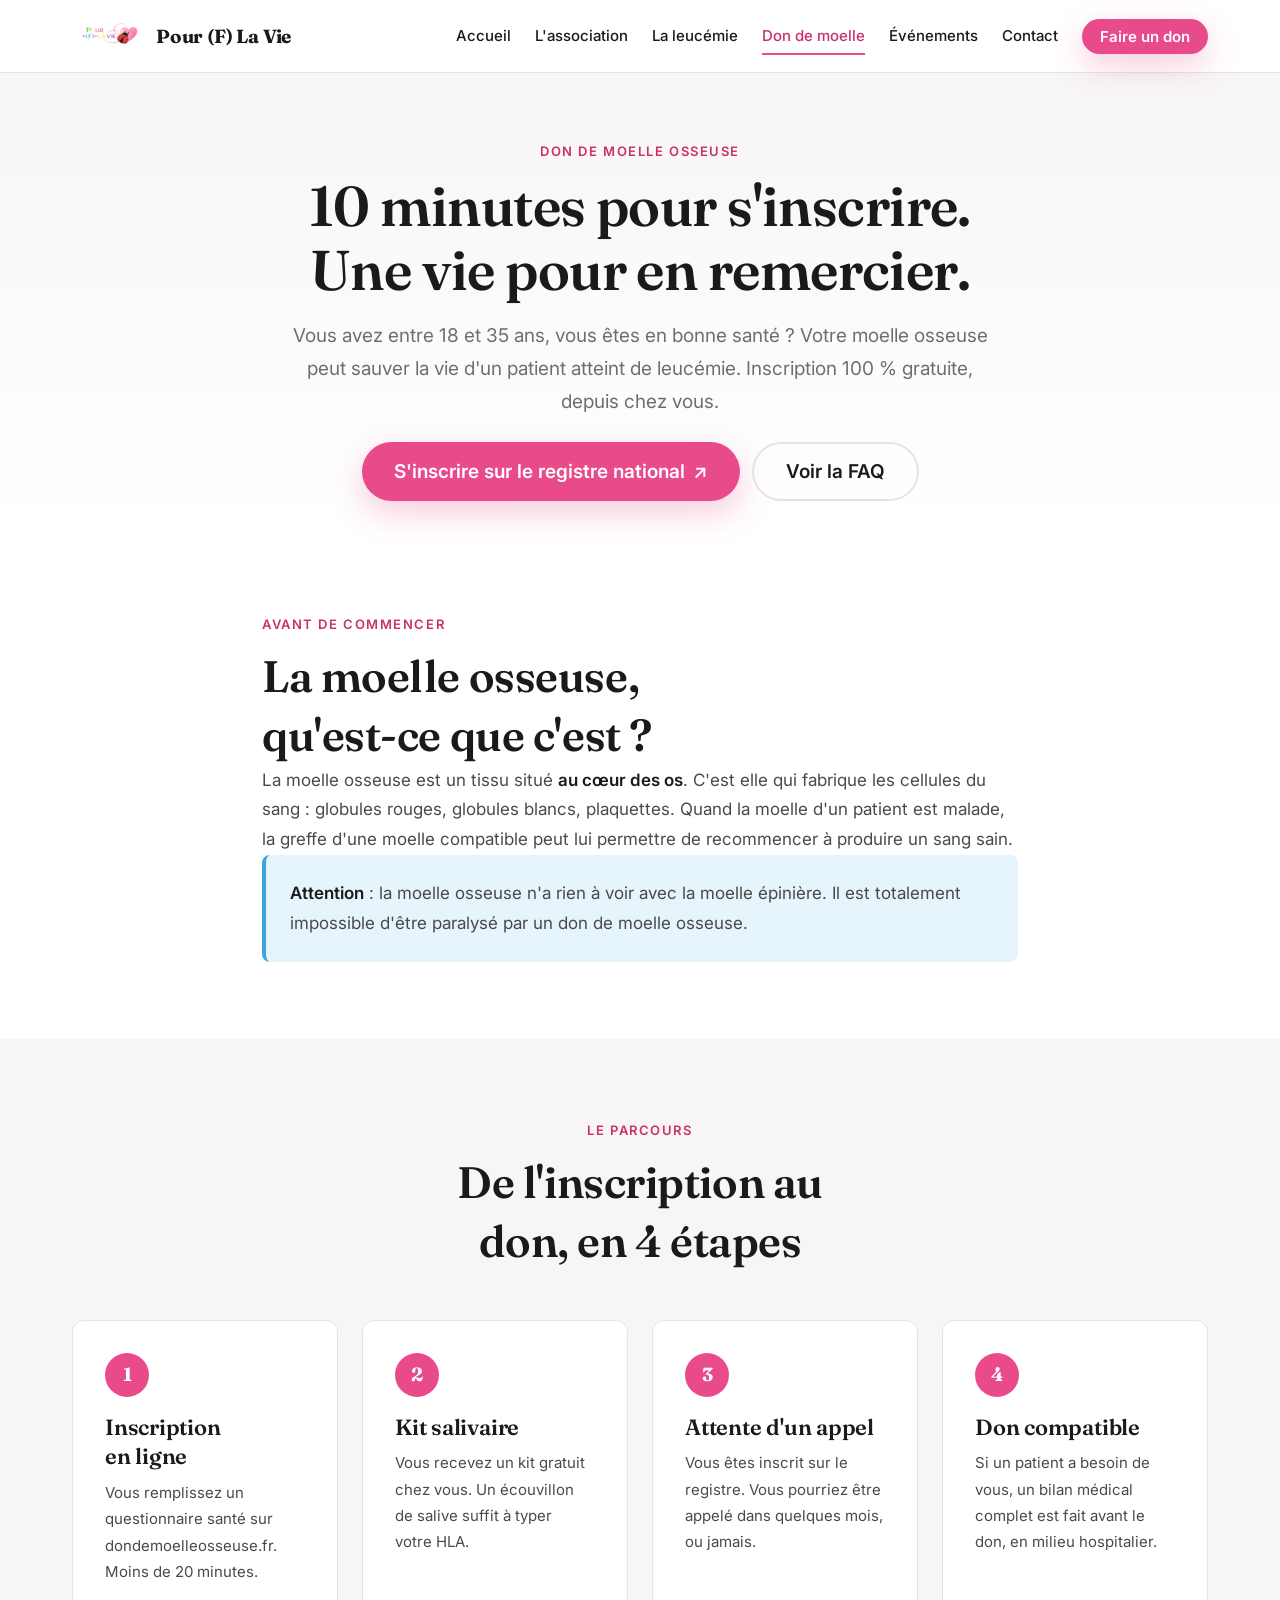
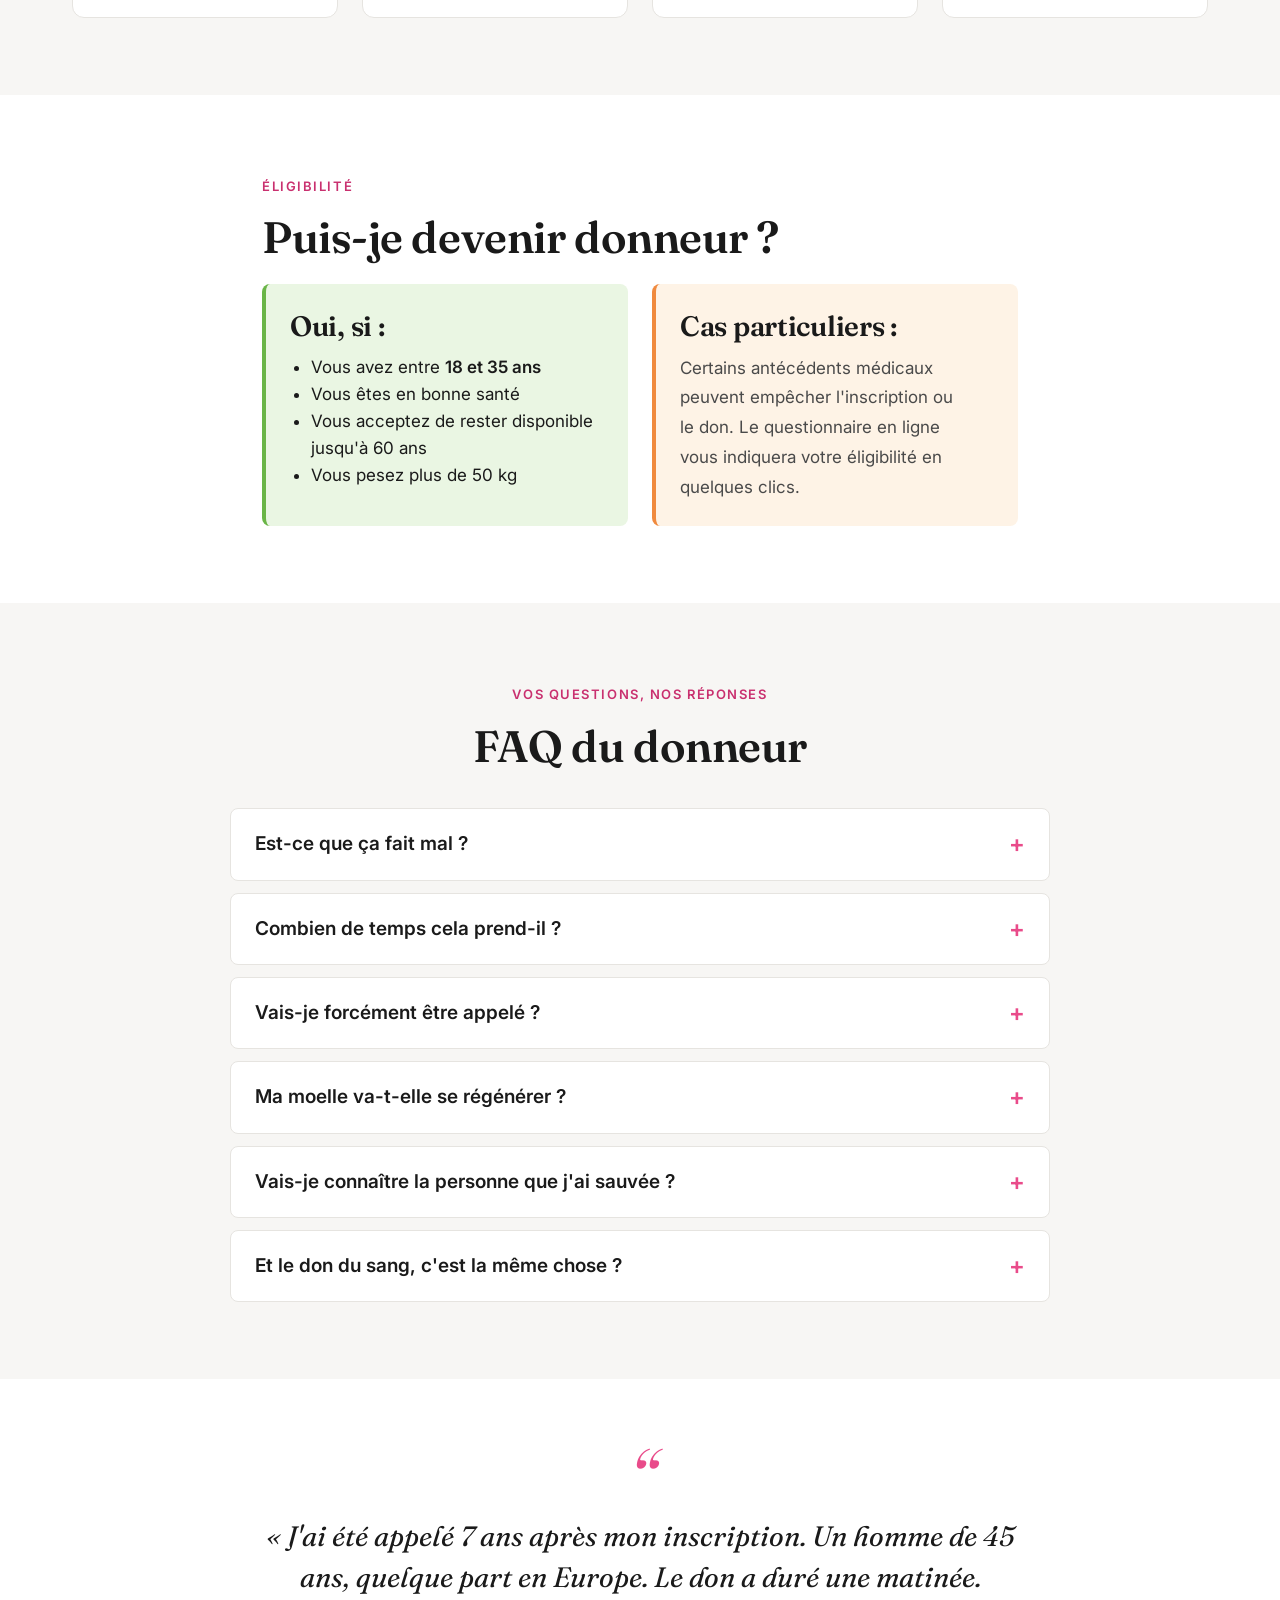
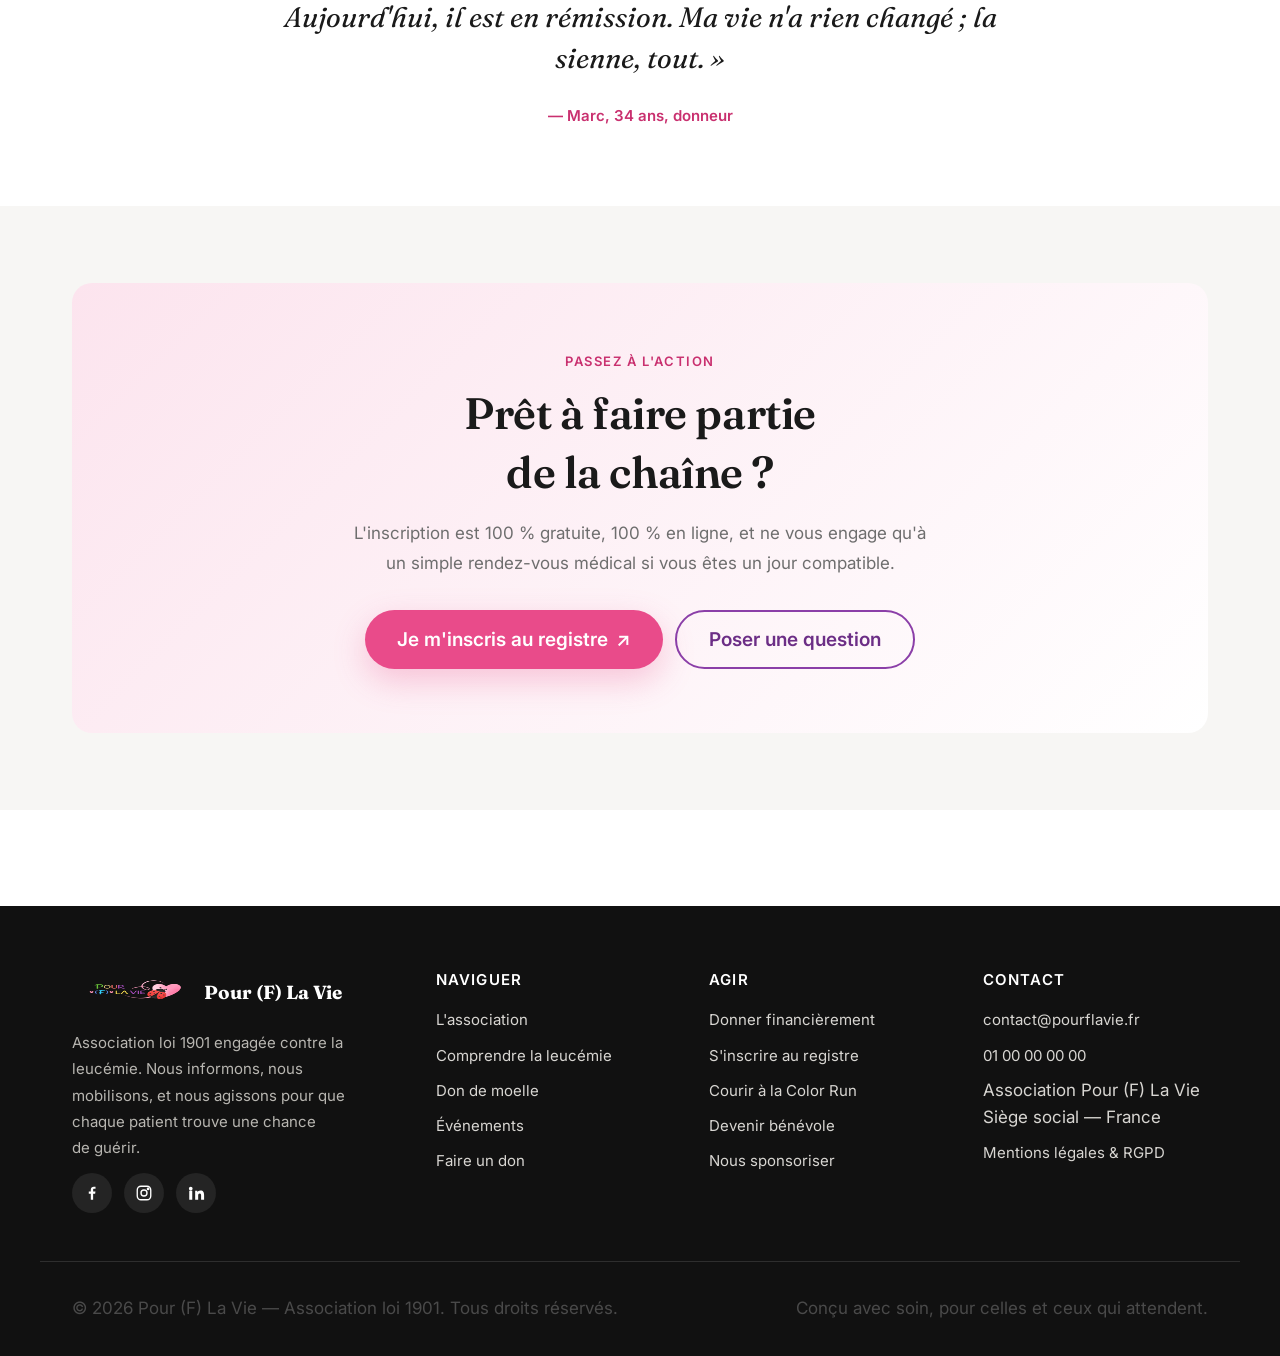
<file: don-moelle.html>
<!doctype html>
<html lang="fr">
<head>
  <meta charset="utf-8">
  <meta name="viewport" content="width=device-width,initial-scale=1,viewport-fit=cover">
  <title>Devenir donneur de moelle osseuse — Pour (F) La Vie</title>
  <meta name="description" content="10 minutes pour s'inscrire, une vie pour en remercier. Découvrez comment devenir donneur de moelle osseuse et sauver une vie.">
  <meta name="theme-color" content="#E94B8A">
  <link rel="canonical" href="https://pourflavie.fr/don-moelle.html">
  <link rel="icon" href="favicon.svg" type="image/svg+xml">
  <link rel="icon" href="favicon.ico" sizes="32x32">
  <link rel="manifest" href="site.webmanifest">

  <meta property="og:type" content="article">
  <meta property="og:site_name" content="Pour (F) La Vie">
  <meta property="og:title" content="Devenir donneur de moelle osseuse — Pour (F) La Vie">
  <meta property="og:description" content="10 minutes pour s'inscrire, une vie pour en remercier.">
  <meta property="og:url" content="https://pourflavie.fr/don-moelle.html">
  <meta property="og:image" content="https://pourflavie.fr/assets/og/don-moelle.jpg">
  <meta property="og:locale" content="fr_FR">
  <meta name="twitter:card" content="summary_large_image">

  <link rel="preconnect" href="https://fonts.googleapis.com">
  <link rel="preconnect" href="https://fonts.gstatic.com" crossorigin>
  <link rel="stylesheet" href="https://fonts.googleapis.com/css2?family=Fraunces:ital,wght@0,500;0,600;0,700;1,600&family=Inter:wght@400;500;600;700&display=swap">

  <link rel="stylesheet" href="assets/css/tokens.css">
  <link rel="stylesheet" href="assets/css/reset.css">
  <link rel="stylesheet" href="assets/css/base.css">
  <link rel="stylesheet" href="assets/css/components.css">
  <link rel="stylesheet" href="assets/css/pages.css">

  <script type="application/ld+json">
  {
    "@context": "https://schema.org",
    "@type": "FAQPage",
    "mainEntity": [
      {"@type":"Question","name":"Faut-il avoir peur de la douleur ?","acceptedAnswer":{"@type":"Answer","text":"Le prélèvement de cellules souches se fait le plus souvent par prise de sang (prélèvement sanguin), comme un don classique. Dans un cas sur cinq environ, il se fait au bloc opératoire sous anesthésie. Dans les deux cas, la douleur est très limitée et encadrée médicalement."}},
      {"@type":"Question","name":"Qui peut s'inscrire comme donneur ?","acceptedAnswer":{"@type":"Answer","text":"Toute personne âgée de 18 à 35 ans à l'inscription, en bonne santé, et prête à s'engager jusqu'à ses 60 ans."}},
      {"@type":"Question","name":"Combien de temps prend l'inscription ?","acceptedAnswer":{"@type":"Answer","text":"Moins de 20 minutes en ligne, suivi de l'envoi d'un kit salivaire gratuit à votre domicile."}},
      {"@type":"Question","name":"Est-ce que je risque quelque chose pour ma santé ?","acceptedAnswer":{"@type":"Answer","text":"Le don est strictement encadré par la loi française. La moelle osseuse se régénère en quelques semaines. Les risques sont rares et connus, un bilan médical complet précède tout don."}}
    ]
  }
  </script>
</head>
<body>
  <a class="skip-link" href="#main">Aller au contenu principal</a>

  <header class="site-header" role="banner">
    <div class="container site-header__inner">
      <a class="site-header__brand" href="index.html" aria-label="Pour (F) La Vie — Accueil">
        <img src="logo/Logo pour flavie.png" alt="" width="120" height="48">
        <span class="site-header__brand-name">Pour (F) La Vie</span>
      </a>
      <button class="nav-toggle" type="button" aria-expanded="false" aria-controls="primary-nav" aria-label="Ouvrir le menu">
        <span class="nav-toggle__bar" aria-hidden="true"></span>
      </button>
      <nav id="primary-nav" class="nav" data-nav aria-label="Navigation principale">
        <ul class="nav__list">
          <li><a class="nav__link" href="index.html">Accueil</a></li>
          <li><a class="nav__link" href="association.html">L'association</a></li>
          <li><a class="nav__link" href="leucemie.html">La leucémie</a></li>
          <li><a class="nav__link" href="don-moelle.html">Don de moelle</a></li>
          <li><a class="nav__link" href="evenements.html">Événements</a></li>
          <li><a class="nav__link" href="contact.html">Contact</a></li>
        </ul>
        <a class="btn btn--primary btn--sm" href="faire-un-don.html">Faire un don</a>
      </nav>
    </div>
  </header>

  <main id="main">
    <section class="page-hero">
      <div class="container">
        <span class="eyebrow">Don de moelle osseuse</span>
        <h1>10 minutes pour s'inscrire. Une vie pour en remercier.</h1>
        <p class="muted">Vous avez entre 18 et 35 ans, vous êtes en bonne santé&nbsp;? Votre moelle osseuse peut sauver la vie d'un patient atteint de leucémie. Inscription 100&nbsp;% gratuite, depuis chez vous.</p>
        <div style="display:flex;gap:var(--sp-3);justify-content:center;flex-wrap:wrap;margin-top:var(--sp-5);">
          <a class="btn btn--primary btn--lg" href="https://www.dondemoelleosseuse.fr/" target="_blank" rel="noopener">S'inscrire sur le registre national <span aria-hidden="true">↗</span></a>
          <a class="btn btn--ghost btn--lg" href="#faq">Voir la FAQ</a>
        </div>
      </div>
    </section>

    <section class="section">
      <div class="container narrow">
        <span class="eyebrow">Avant de commencer</span>
        <h2>La moelle osseuse, qu'est-ce que c'est&nbsp;?</h2>
        <p>La moelle osseuse est un tissu situé <strong>au cœur des os</strong>. C'est elle qui fabrique les cellules du sang&nbsp;: globules rouges, globules blancs, plaquettes. Quand la moelle d'un patient est malade, la greffe d'une moelle compatible peut lui permettre de recommencer à produire un sang sain.</p>
        <div class="callout callout--blue">
          <p><strong>Attention</strong>&nbsp;: la moelle osseuse n'a rien à voir avec la moelle épinière. Il est totalement impossible d'être paralysé par un don de moelle osseuse.</p>
        </div>
      </div>
    </section>

    <section class="section section--alt">
      <div class="container">
        <div class="center" style="max-width:620px;margin-inline:auto;">
          <span class="eyebrow">Le parcours</span>
          <h2>De l'inscription au don, en 4 étapes</h2>
        </div>
        <div class="timeline" style="margin-top:var(--sp-8);">
          <div class="timeline__step">
            <h3>Inscription en ligne</h3>
            <p>Vous remplissez un questionnaire santé sur dondemoelleosseuse.fr. Moins de 20 minutes.</p>
          </div>
          <div class="timeline__step">
            <h3>Kit salivaire</h3>
            <p>Vous recevez un kit gratuit chez vous. Un écouvillon de salive suffit à typer votre HLA.</p>
          </div>
          <div class="timeline__step">
            <h3>Attente d'un appel</h3>
            <p>Vous êtes inscrit sur le registre. Vous pourriez être appelé dans quelques mois, ou jamais.</p>
          </div>
          <div class="timeline__step">
            <h3>Don compatible</h3>
            <p>Si un patient a besoin de vous, un bilan médical complet est fait avant le don, en milieu hospitalier.</p>
          </div>
        </div>
      </div>
    </section>

    <section class="section">
      <div class="container narrow">
        <span class="eyebrow">Éligibilité</span>
        <h2>Puis-je devenir donneur&nbsp;?</h2>
        <div class="grid grid--2" style="margin-top:var(--sp-4);">
          <div class="callout callout--green">
            <h3 style="margin-bottom:var(--sp-2);">Oui, si&nbsp;:</h3>
            <ul>
              <li>Vous avez entre <strong>18 et 35 ans</strong></li>
              <li>Vous êtes en bonne santé</li>
              <li>Vous acceptez de rester disponible jusqu'à 60 ans</li>
              <li>Vous pesez plus de 50&nbsp;kg</li>
            </ul>
          </div>
          <div class="callout callout--warning">
            <h3 style="margin-bottom:var(--sp-2);">Cas particuliers&nbsp;:</h3>
            <p>Certains antécédents médicaux peuvent empêcher l'inscription ou le don. Le questionnaire en ligne vous indiquera votre éligibilité en quelques clics.</p>
          </div>
        </div>
      </div>
    </section>

    <section class="section section--alt" id="faq">
      <div class="container">
        <div class="center" style="max-width:620px;margin-inline:auto;">
          <span class="eyebrow">Vos questions, nos réponses</span>
          <h2>FAQ du donneur</h2>
        </div>
        <div class="faq" style="margin-top:var(--sp-6);">
          <details>
            <summary>Est-ce que ça fait mal&nbsp;?</summary>
            <p>Dans 80&nbsp;% des cas, le prélèvement se fait par une simple prise de sang prolongée (comme un don de plasma). Dans les 20&nbsp;% restants, le prélèvement se fait au bloc opératoire sous anesthésie générale&nbsp;: une gêne de type courbatures peut durer quelques jours, rien de plus.</p>
          </details>
          <details>
            <summary>Combien de temps cela prend-il&nbsp;?</summary>
            <p>L'inscription en ligne prend moins de 20 minutes. Le don lui-même, s'il a lieu, prend entre 4 heures (prélèvement sanguin) et 48 heures d'hospitalisation (prélèvement chirurgical). Le suivi médical est ensuite assuré pendant plusieurs années.</p>
          </details>
          <details>
            <summary>Vais-je forcément être appelé&nbsp;?</summary>
            <p>Non. Seule une très petite proportion des inscrits est appelée. Cela dépend de la compatibilité génétique, qui est extrêmement rare&nbsp;: c'est justement pour cela que nous avons besoin d'un maximum d'inscrits.</p>
          </details>
          <details>
            <summary>Ma moelle va-t-elle se régénérer&nbsp;?</summary>
            <p>Oui. Les cellules souches prélevées sont intégralement régénérées en quelques semaines. Aucun impact durable sur votre santé.</p>
          </details>
          <details>
            <summary>Vais-je connaître la personne que j'ai sauvée&nbsp;?</summary>
            <p>Non, le don est anonyme. Des échanges indirects (lettres via l'Agence de la biomédecine) sont parfois possibles, dans le respect strict de l'anonymat.</p>
          </details>
          <details>
            <summary>Et le don du sang, c'est la même chose&nbsp;?</summary>
            <p>Non&nbsp;: ce sont deux démarches distinctes. Mais les deux sauvent des vies, et vous pouvez faire les deux.</p>
          </details>
        </div>
      </div>
    </section>

    <section class="section">
      <div class="container">
        <div class="testimonial">
          <blockquote>« J'ai été appelé 7 ans après mon inscription. Un homme de 45 ans, quelque part en Europe. Le don a duré une matinée. Aujourd'hui, il est en rémission. Ma vie n'a rien changé&nbsp;; la sienne, tout. »</blockquote>
          <cite>— Marc, 34 ans, donneur</cite>
        </div>
      </div>
    </section>

    <section class="section section--alt">
      <div class="container">
        <div class="home-final">
          <span class="eyebrow">Passez à l'action</span>
          <h2>Prêt à faire partie de la chaîne&nbsp;?</h2>
          <p class="muted" style="max-width:52ch;margin:var(--sp-4) auto 0;">L'inscription est 100&nbsp;% gratuite, 100&nbsp;% en ligne, et ne vous engage qu'à un simple rendez-vous médical si vous êtes un jour compatible.</p>
          <div class="home-final__ctas">
            <a class="btn btn--primary btn--lg" href="https://www.dondemoelleosseuse.fr/" target="_blank" rel="noopener">Je m'inscris au registre <span aria-hidden="true">↗</span></a>
            <a class="btn btn--secondary btn--lg" href="contact.html">Poser une question</a>
          </div>
        </div>
      </div>
    </section>
  </main>

  <footer class="site-footer" role="contentinfo">
    <div class="container site-footer__grid">
      <div class="site-footer__about">
        <a class="site-footer__brand" href="index.html">
          <img src="logo/Logo pour flavie.png" alt="" width="120" height="44">
          <span>Pour (F) La Vie</span>
        </a>
        <p>Association loi 1901 engagée contre la leucémie. Nous informons, nous mobilisons, et nous agissons pour que chaque patient trouve une chance de guérir.</p>
        <div class="site-footer__socials" aria-label="Nos réseaux sociaux">
          <a href="#" aria-label="Facebook"><svg viewBox="0 0 24 24" fill="currentColor"><path d="M13.5 21v-8h2.7l.4-3.1h-3.1V7.9c0-.9.2-1.5 1.5-1.5h1.7V3.7c-.3 0-1.3-.1-2.4-.1-2.3 0-3.9 1.4-3.9 4v2.3H7.7V13h2.7v8h3.1Z"/></svg></a>
          <a href="#" aria-label="Instagram"><svg viewBox="0 0 24 24" fill="none" stroke="currentColor" stroke-width="1.8"><rect x="3" y="3" width="18" height="18" rx="5"/><circle cx="12" cy="12" r="4"/><circle cx="17.5" cy="6.5" r="1" fill="currentColor"/></svg></a>
          <a href="#" aria-label="LinkedIn"><svg viewBox="0 0 24 24" fill="currentColor"><path d="M4.98 3.5a2.5 2.5 0 1 1 0 5 2.5 2.5 0 0 1 0-5ZM3 9h4v12H3V9Zm7 0h3.8v1.7h.1c.5-1 1.9-2 3.9-2 4.2 0 5 2.8 5 6.4V21h-4v-5.3c0-1.3 0-3-1.8-3s-2.1 1.4-2.1 2.9V21h-4V9Z"/></svg></a>
        </div>
      </div>
      <div><h3>Naviguer</h3><ul>
        <li><a href="association.html">L'association</a></li>
        <li><a href="leucemie.html">Comprendre la leucémie</a></li>
        <li><a href="don-moelle.html">Don de moelle</a></li>
        <li><a href="evenements.html">Événements</a></li>
        <li><a href="faire-un-don.html">Faire un don</a></li>
      </ul></div>
      <div><h3>Agir</h3><ul>
        <li><a href="faire-un-don.html">Donner financièrement</a></li>
        <li><a href="don-moelle.html">S'inscrire au registre</a></li>
        <li><a href="evenements.html">Courir à la Color Run</a></li>
        <li><a href="contact.html#benevolat">Devenir bénévole</a></li>
        <li><a href="contact.html#partenariat">Nous sponsoriser</a></li>
      </ul></div>
      <div><h3>Contact</h3><ul>
        <li><a href="mailto:contact@pourflavie.fr">contact@pourflavie.fr</a></li>
        <li><a href="tel:+33100000000">01 00 00 00 00</a></li>
        <li>Association Pour (F) La Vie<br>Siège social — France</li>
        <li><a href="mentions-legales.html">Mentions légales & RGPD</a></li>
      </ul></div>
    </div>
    <div class="container site-footer__bottom">
      <p>© <span data-year>2026</span> Pour (F) La Vie — Association loi 1901. Tous droits réservés.</p>
      <p>Conçu avec soin, pour celles et ceux qui attendent.</p>
    </div>
  </footer>

  <script src="assets/js/main.js" defer></script>
  <script src="assets/js/a11y.js" defer></script>
</body>
</html>
</file>
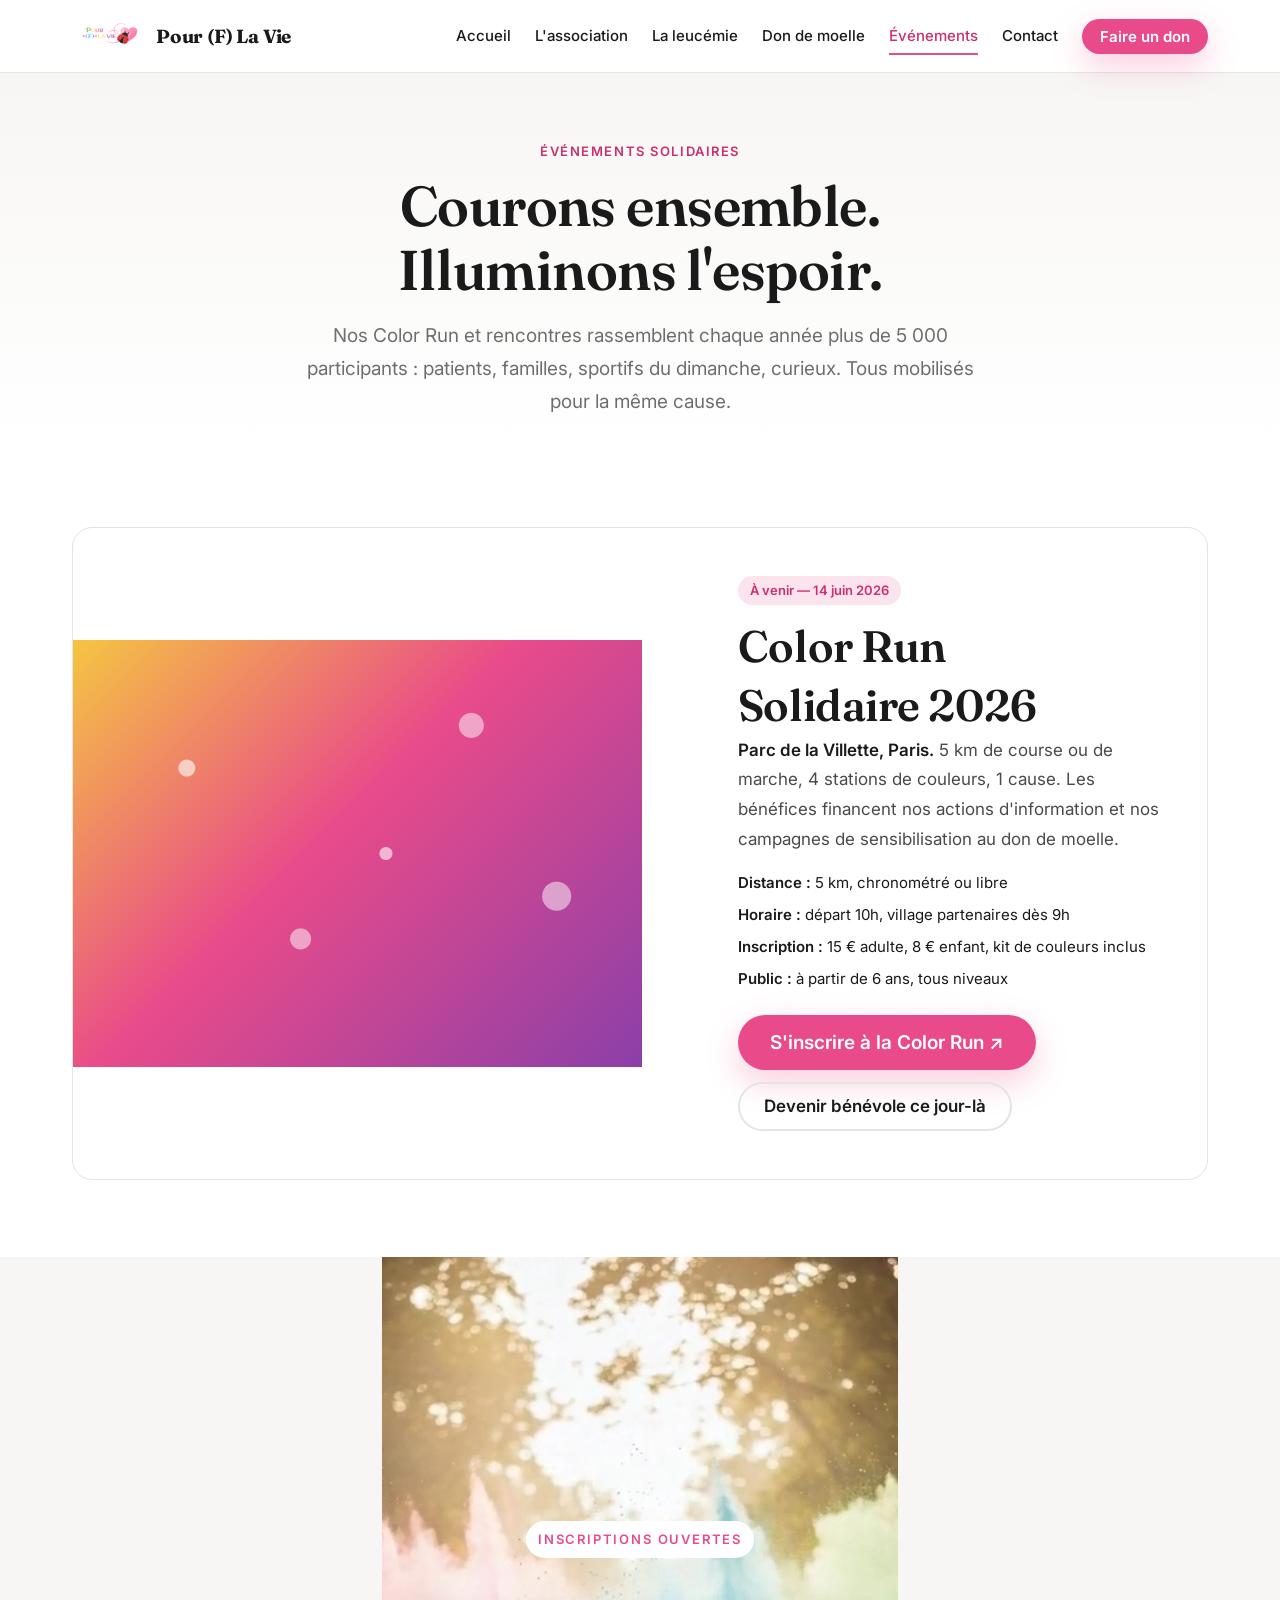
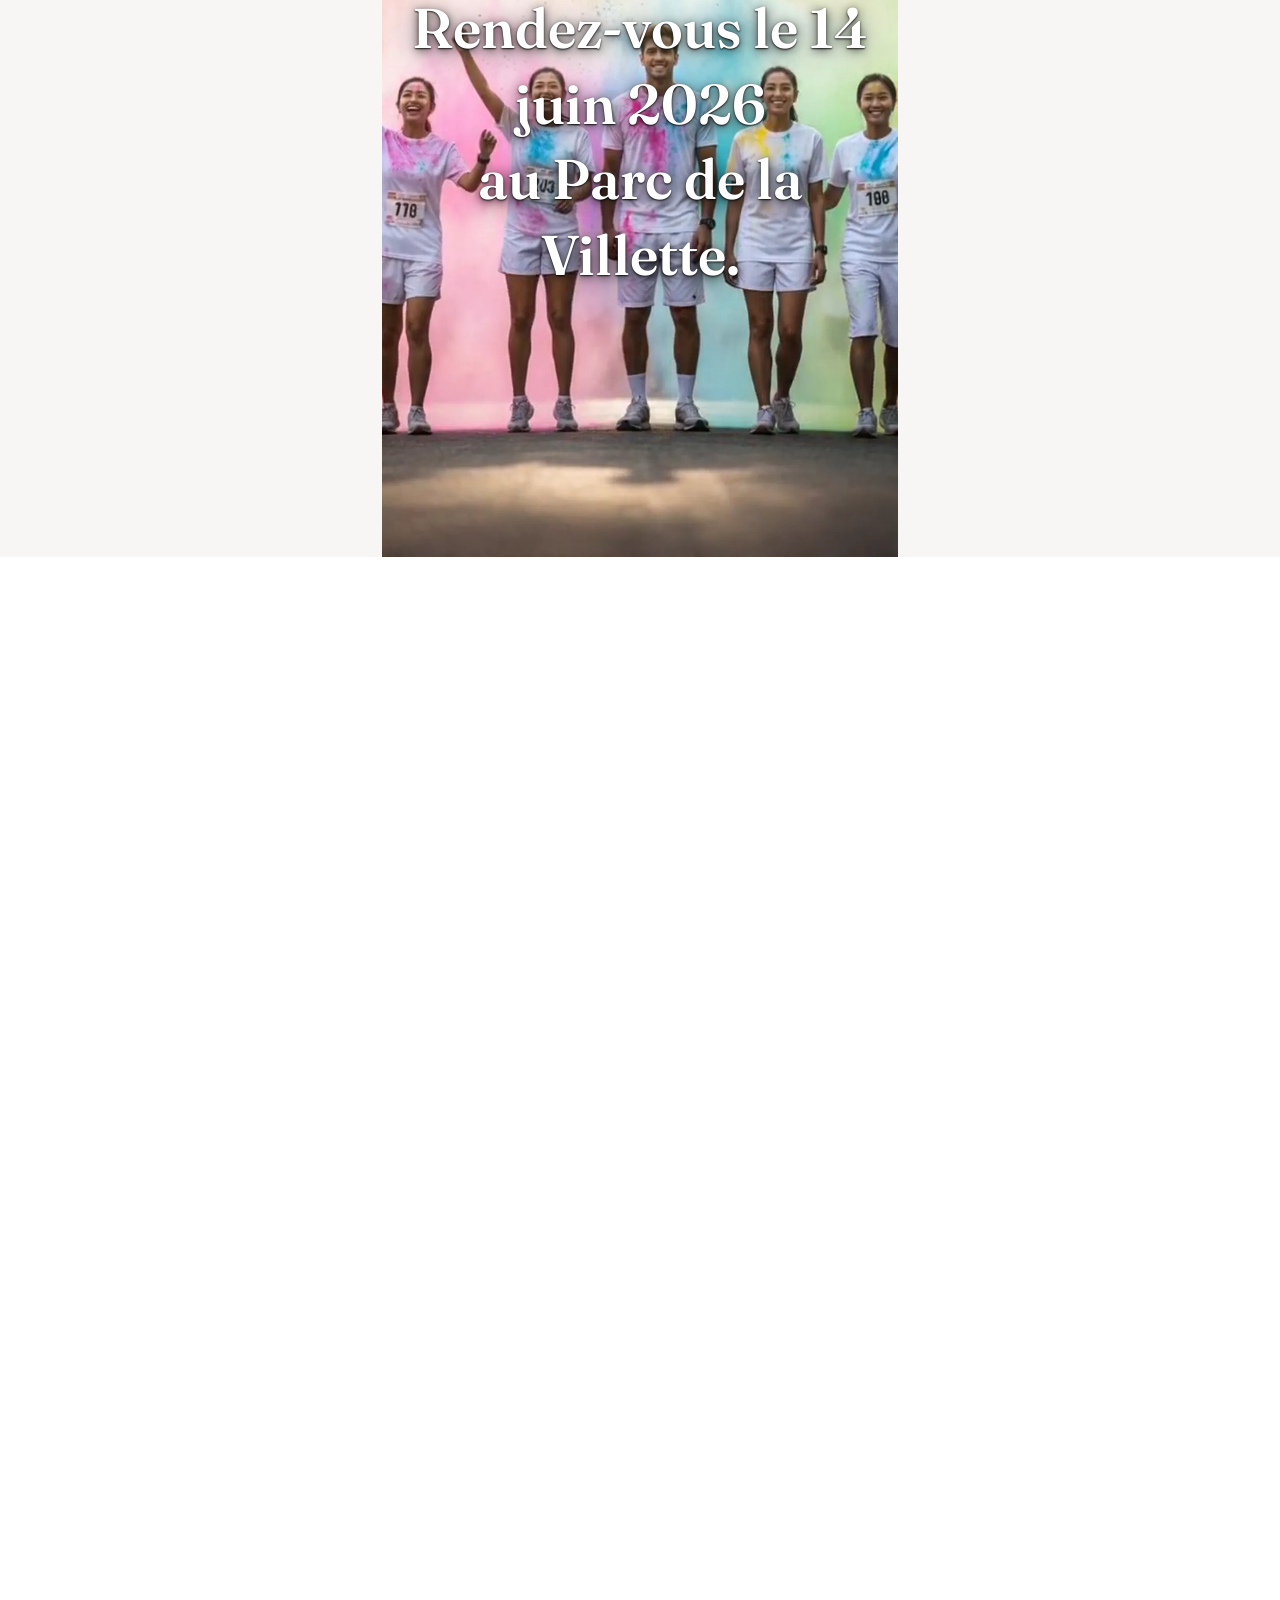
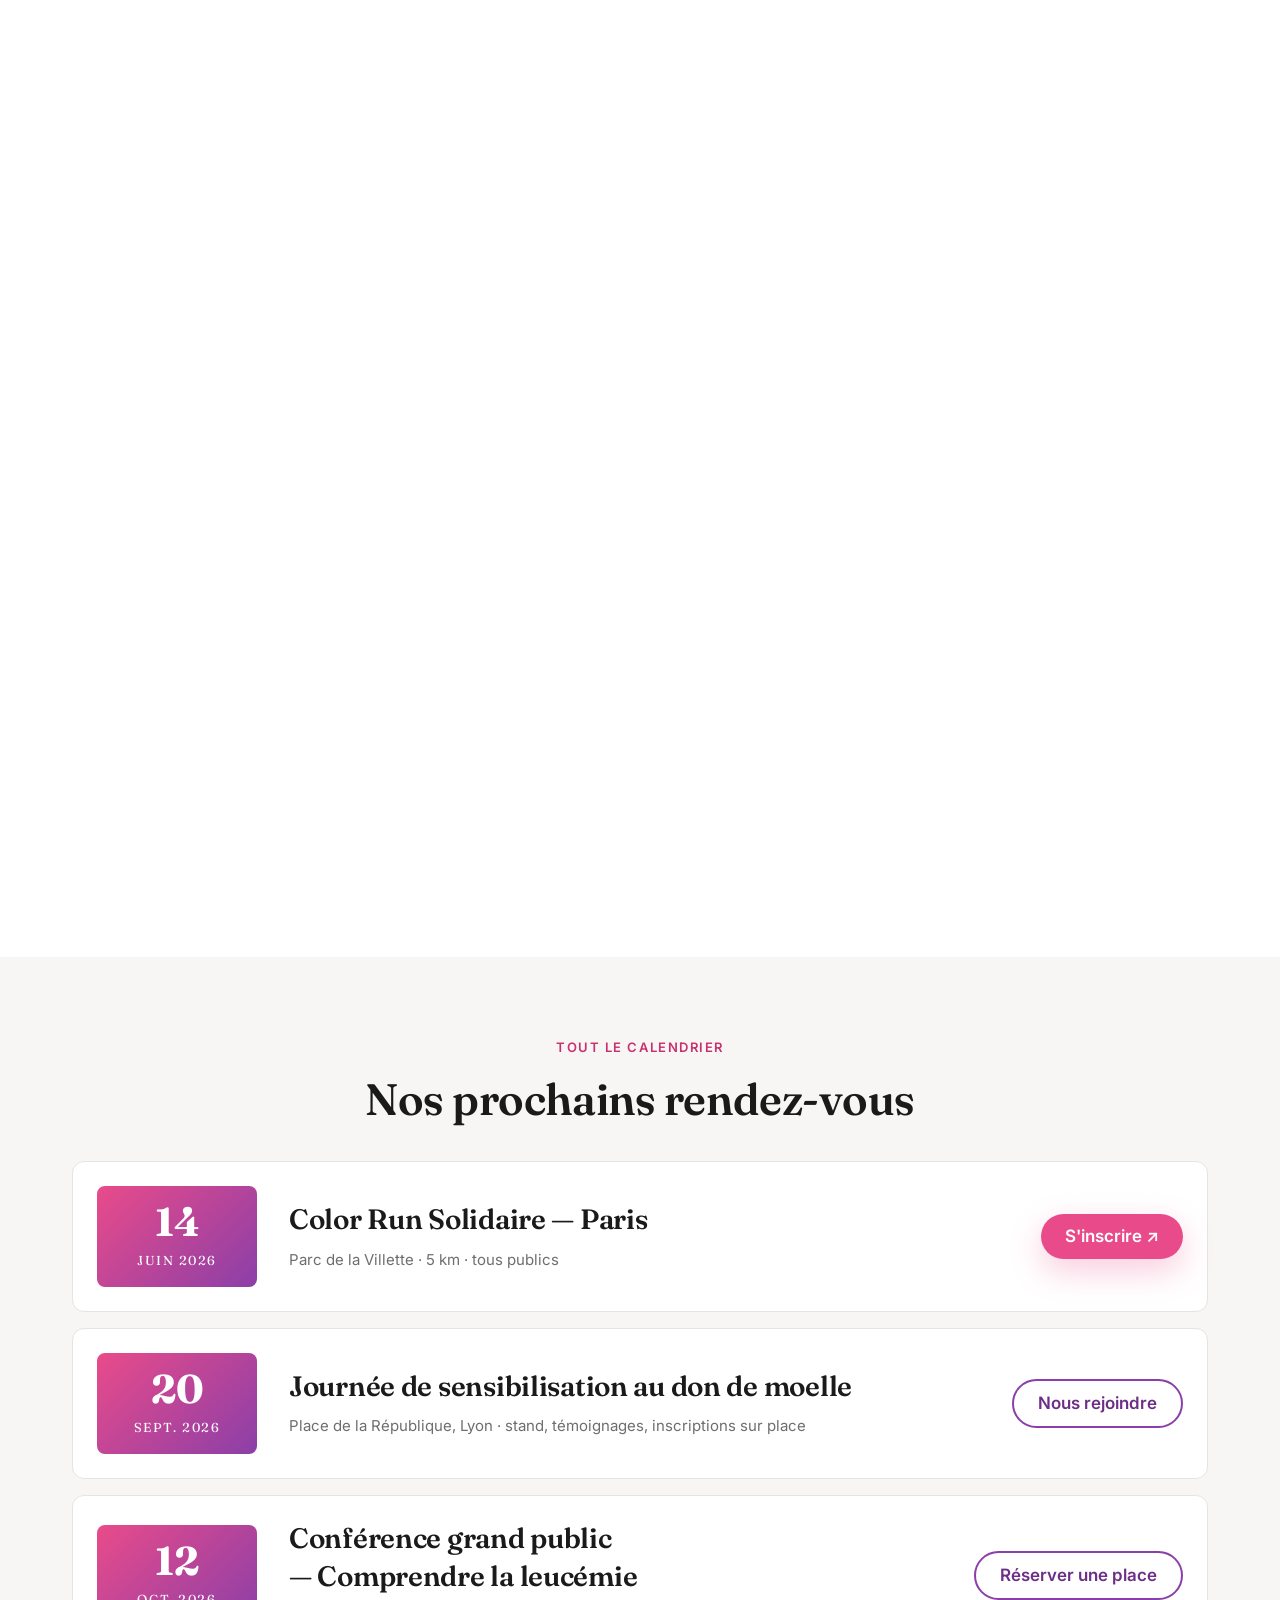
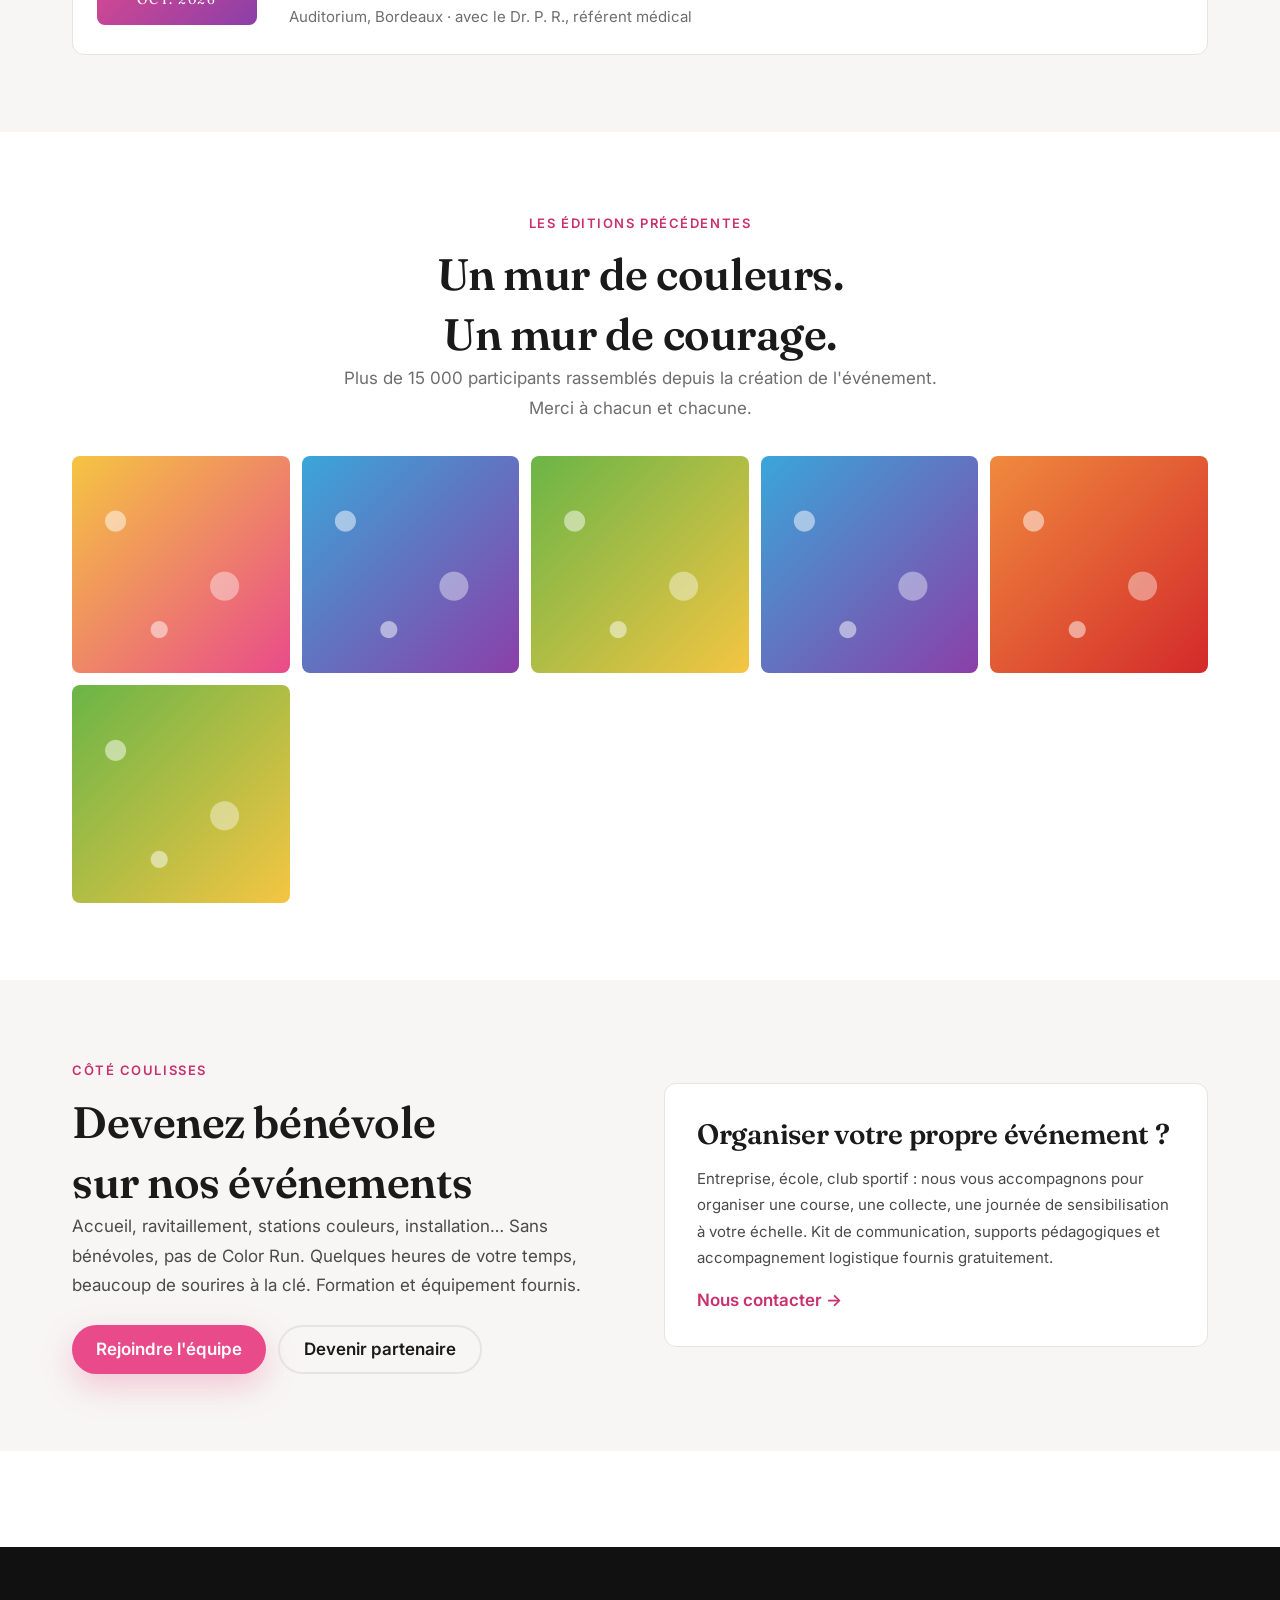
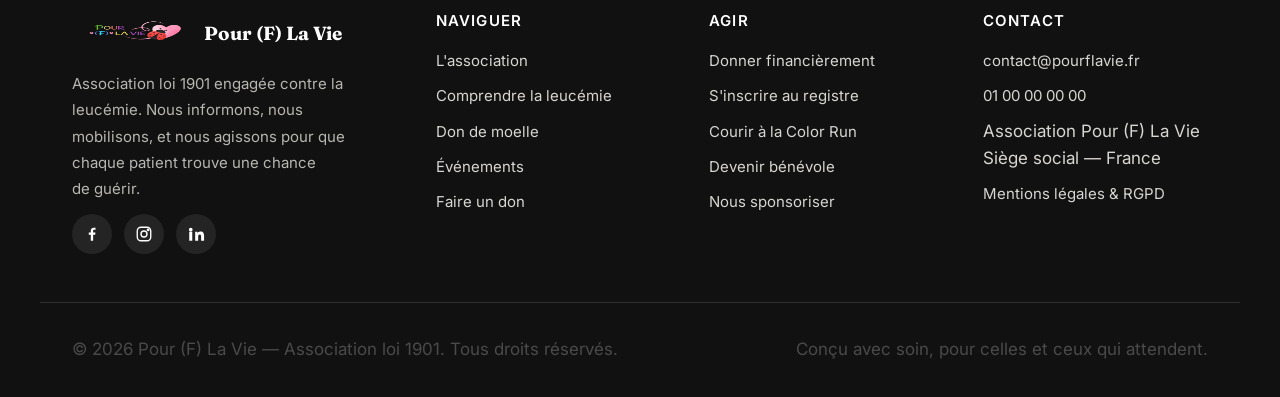
<file: evenements.html>
<!doctype html>
<html lang="fr">
<head>
  <meta charset="utf-8">
  <meta name="viewport" content="width=device-width,initial-scale=1,viewport-fit=cover">
  <title>Événements & Color Run — Pour (F) La Vie</title>
  <meta name="description" content="Courez, marchez, ou soutenez-nous sur nos événements solidaires. La Color Run, nos conférences et nos rencontres à venir.">
  <meta name="theme-color" content="#E94B8A">
  <link rel="canonical" href="https://pourflavie.fr/evenements.html">
  <link rel="icon" href="favicon.svg" type="image/svg+xml">
  <link rel="icon" href="favicon.ico" sizes="32x32">
  <link rel="manifest" href="site.webmanifest">

  <meta property="og:type" content="website">
  <meta property="og:site_name" content="Pour (F) La Vie">
  <meta property="og:title" content="Événements & Color Run — Pour (F) La Vie">
  <meta property="og:description" content="Courons ensemble. Illuminons l'espoir.">
  <meta property="og:url" content="https://pourflavie.fr/evenements.html">
  <meta property="og:image" content="https://pourflavie.fr/assets/og/evenements.jpg">
  <meta property="og:locale" content="fr_FR">
  <meta name="twitter:card" content="summary_large_image">

  <link rel="preconnect" href="https://fonts.googleapis.com">
  <link rel="preconnect" href="https://fonts.gstatic.com" crossorigin>
  <link rel="stylesheet" href="https://fonts.googleapis.com/css2?family=Fraunces:ital,wght@0,500;0,600;0,700;1,600&family=Inter:wght@400;500;600;700&display=swap">

  <link rel="stylesheet" href="assets/css/tokens.css">
  <link rel="stylesheet" href="assets/css/reset.css">
  <link rel="stylesheet" href="assets/css/base.css">
  <link rel="stylesheet" href="assets/css/components.css">
  <link rel="stylesheet" href="assets/css/pages.css">

  <script type="application/ld+json">
  {
    "@context": "https://schema.org",
    "@type": "Event",
    "name": "Color Run Solidaire 2026",
    "startDate": "2026-06-14T10:00",
    "eventAttendanceMode": "https://schema.org/OfflineEventAttendanceMode",
    "eventStatus": "https://schema.org/EventScheduled",
    "location": {"@type":"Place","name":"Parc de la Villette","address":"Paris, France"},
    "organizer": {"@type":"NGO","name":"Pour (F) La Vie","url":"https://pourflavie.fr"},
    "description": "Course solidaire de 5 km au profit de la lutte contre la leucémie.",
    "image": "https://pourflavie.fr/assets/og/evenements.jpg"
  }
  </script>
</head>
<body>
  <a class="skip-link" href="#main">Aller au contenu principal</a>

  <header class="site-header" role="banner">
    <div class="container site-header__inner">
      <a class="site-header__brand" href="index.html" aria-label="Pour (F) La Vie — Accueil">
        <img src="logo/Logo pour flavie.png" alt="" width="120" height="48">
        <span class="site-header__brand-name">Pour (F) La Vie</span>
      </a>
      <button class="nav-toggle" type="button" aria-expanded="false" aria-controls="primary-nav" aria-label="Ouvrir le menu">
        <span class="nav-toggle__bar" aria-hidden="true"></span>
      </button>
      <nav id="primary-nav" class="nav" data-nav aria-label="Navigation principale">
        <ul class="nav__list">
          <li><a class="nav__link" href="index.html">Accueil</a></li>
          <li><a class="nav__link" href="association.html">L'association</a></li>
          <li><a class="nav__link" href="leucemie.html">La leucémie</a></li>
          <li><a class="nav__link" href="don-moelle.html">Don de moelle</a></li>
          <li><a class="nav__link" href="evenements.html">Événements</a></li>
          <li><a class="nav__link" href="contact.html">Contact</a></li>
        </ul>
        <a class="btn btn--primary btn--sm" href="faire-un-don.html">Faire un don</a>
      </nav>
    </div>
  </header>

  <main id="main">
    <section class="page-hero">
      <div class="container">
        <span class="eyebrow">Événements solidaires</span>
        <h1>Courons ensemble. Illuminons l'espoir.</h1>
        <p class="muted">Nos Color Run et rencontres rassemblent chaque année plus de 5&nbsp;000 participants&nbsp;: patients, familles, sportifs du dimanche, curieux. Tous mobilisés pour la même cause.</p>
      </div>
    </section>

    <section class="section" id="inscription">
      <div class="container">
        <div class="home-event">
          <div class="home-event__visual" aria-hidden="true"></div>
          <div class="home-event__content">
            <span class="home-event__date">À venir — 14 juin 2026</span>
            <h2>Color Run Solidaire 2026</h2>
            <p><strong>Parc de la Villette, Paris.</strong> 5&nbsp;km de course ou de marche, 4 stations de couleurs, 1 cause. Les bénéfices financent nos actions d'information et nos campagnes de sensibilisation au don de moelle.</p>
            <ul style="list-style:none;padding:0;display:grid;gap:var(--sp-2);margin-top:var(--sp-4);font-size:var(--fs-sm);">
              <li><strong>Distance&nbsp;:</strong> 5&nbsp;km, chronométré ou libre</li>
              <li><strong>Horaire&nbsp;:</strong> départ 10h, village partenaires dès 9h</li>
              <li><strong>Inscription&nbsp;:</strong> 15&nbsp;€ adulte, 8&nbsp;€ enfant, kit de couleurs inclus</li>
              <li><strong>Public&nbsp;:</strong> à partir de 6 ans, tous niveaux</li>
            </ul>
            <div style="display:flex;gap:var(--sp-3);flex-wrap:wrap;margin-top:var(--sp-5);">
              <a class="btn btn--primary btn--lg" href="https://www.helloasso.com/" target="_blank" rel="noopener">S'inscrire à la Color Run ↗</a>
              <a class="btn btn--ghost" href="#benevole">Devenir bénévole ce jour-là</a>
            </div>
          </div>
        </div>
      </div>
    </section>

    <section class="section scroll-video" id="scroll-video"
      style="height: calc(5 * 100vh)"
      data-frame-dir="assets/frames/scroll-video"
      data-frame-count="61"
      data-frame-pad="4"
      data-frame-ext="webp"
      aria-label="Animation vidéo défilante de la Color Run">
      <div class="scroll-video__sticky">
        <canvas class="scroll-video__canvas" aria-hidden="true"></canvas>
        <div class="scroll-video__loading" aria-live="polite">
          <div class="scroll-video__loading-bar"></div>
          <span class="scroll-video__loading-text">Chargement de l'animation…</span>
        </div>
        <div class="scroll-video__overlay" aria-hidden="true">
          <article class="scroll-video__chapter" data-start="0" data-end="0.25">
            <span class="scroll-video__eyebrow">Color Run Solidaire</span>
            <p class="scroll-video__headline">5 km. 4 stations de couleurs. 1 seule cause.</p>
          </article>
          <article class="scroll-video__chapter" data-start="0.25" data-end="0.50">
            <span class="scroll-video__eyebrow">Ensemble contre la leucémie</span>
            <p class="scroll-video__headline">Chaque foulée, un pas de plus vers la guérison.</p>
          </article>
          <article class="scroll-video__chapter" data-start="0.50" data-end="0.75">
            <span class="scroll-video__eyebrow">Tous les niveaux, dès 6 ans</span>
            <p class="scroll-video__headline">Rejoignez plus de 5 000 coureurs en famille.</p>
          </article>
          <article class="scroll-video__chapter" data-start="0.75" data-end="1.01">
            <span class="scroll-video__eyebrow">Inscriptions ouvertes</span>
            <p class="scroll-video__headline">Rendez-vous le 14 juin 2026<br>au Parc de la Villette.</p>
          </article>
        </div>
        <video class="scroll-video__fallback" muted playsinline autoplay loop>
          <source src="assets/video/color_run.mp4" type="video/mp4">
        </video>
      </div>
    </section>

    <section class="section section--alt">
      <div class="container">
        <div class="center" style="max-width:620px;margin-inline:auto;">
          <span class="eyebrow">Tout le calendrier</span>
          <h2>Nos prochains rendez-vous</h2>
        </div>
        <div class="stack" style="margin-top:var(--sp-6);">
          <div class="event-card">
            <div class="event-date"><div class="event-date__day">14</div><div class="event-date__month">Juin 2026</div></div>
            <div>
              <h3>Color Run Solidaire — Paris</h3>
              <p class="event-card__meta">Parc de la Villette · 5 km · tous publics</p>
            </div>
            <a class="btn btn--primary" href="https://www.helloasso.com/" target="_blank" rel="noopener">S'inscrire ↗</a>
          </div>

          <div class="event-card">
            <div class="event-date"><div class="event-date__day">20</div><div class="event-date__month">Sept. 2026</div></div>
            <div>
              <h3>Journée de sensibilisation au don de moelle</h3>
              <p class="event-card__meta">Place de la République, Lyon · stand, témoignages, inscriptions sur place</p>
            </div>
            <a class="btn btn--secondary" href="contact.html">Nous rejoindre</a>
          </div>

          <div class="event-card">
            <div class="event-date"><div class="event-date__day">12</div><div class="event-date__month">Oct. 2026</div></div>
            <div>
              <h3>Conférence grand public — Comprendre la leucémie</h3>
              <p class="event-card__meta">Auditorium, Bordeaux · avec le Dr. P. R., référent médical</p>
            </div>
            <a class="btn btn--secondary" href="contact.html">Réserver une place</a>
          </div>
        </div>
      </div>
    </section>

    <section class="section">
      <div class="container">
        <div class="center" style="max-width:640px;margin-inline:auto;">
          <span class="eyebrow">Les éditions précédentes</span>
          <h2>Un mur de couleurs. Un mur de courage.</h2>
          <p class="muted">Plus de 15&nbsp;000 participants rassemblés depuis la création de l'événement. Merci à chacun et chacune.</p>
        </div>
        <div class="gallery" style="margin-top:var(--sp-6);" aria-label="Galerie des précédentes éditions">
          <div class="gallery__item" role="img" aria-label="Participants couverts de poudre rose"></div>
          <div class="gallery__item" role="img" aria-label="Départ de la course"></div>
          <div class="gallery__item" role="img" aria-label="Familles à l'arrivée"></div>
          <div class="gallery__item" role="img" aria-label="Explosion de couleurs sur la ligne d'arrivée"></div>
          <div class="gallery__item" role="img" aria-label="Bénévoles au village"></div>
          <div class="gallery__item" role="img" aria-label="Cérémonie de clôture"></div>
        </div>
      </div>
    </section>

    <section class="section section--alt" id="benevole">
      <div class="container">
        <div class="grid grid--2" style="gap:var(--sp-8);align-items:center;">
          <div>
            <span class="eyebrow">Côté coulisses</span>
            <h2>Devenez bénévole sur nos événements</h2>
            <p>Accueil, ravitaillement, stations couleurs, installation… Sans bénévoles, pas de Color Run. Quelques heures de votre temps, beaucoup de sourires à la clé. Formation et équipement fournis.</p>
            <div style="display:flex;gap:var(--sp-3);flex-wrap:wrap;margin-top:var(--sp-5);">
              <a class="btn btn--primary" href="contact.html#benevolat">Rejoindre l'équipe</a>
              <a class="btn btn--ghost" href="contact.html#partenariat">Devenir partenaire</a>
            </div>
          </div>
          <div class="card">
            <h3>Organiser votre propre événement&nbsp;?</h3>
            <p>Entreprise, école, club sportif&nbsp;: nous vous accompagnons pour organiser une course, une collecte, une journée de sensibilisation à votre échelle. Kit de communication, supports pédagogiques et accompagnement logistique fournis gratuitement.</p>
            <a class="card__link" href="contact.html">Nous contacter →</a>
          </div>
        </div>
      </div>
    </section>
  </main>

  <footer class="site-footer" role="contentinfo">
    <div class="container site-footer__grid">
      <div class="site-footer__about">
        <a class="site-footer__brand" href="index.html">
          <img src="logo/Logo pour flavie.png" alt="" width="120" height="44">
          <span>Pour (F) La Vie</span>
        </a>
        <p>Association loi 1901 engagée contre la leucémie. Nous informons, nous mobilisons, et nous agissons pour que chaque patient trouve une chance de guérir.</p>
        <div class="site-footer__socials" aria-label="Nos réseaux sociaux">
          <a href="#" aria-label="Facebook"><svg viewBox="0 0 24 24" fill="currentColor"><path d="M13.5 21v-8h2.7l.4-3.1h-3.1V7.9c0-.9.2-1.5 1.5-1.5h1.7V3.7c-.3 0-1.3-.1-2.4-.1-2.3 0-3.9 1.4-3.9 4v2.3H7.7V13h2.7v8h3.1Z"/></svg></a>
          <a href="#" aria-label="Instagram"><svg viewBox="0 0 24 24" fill="none" stroke="currentColor" stroke-width="1.8"><rect x="3" y="3" width="18" height="18" rx="5"/><circle cx="12" cy="12" r="4"/><circle cx="17.5" cy="6.5" r="1" fill="currentColor"/></svg></a>
          <a href="#" aria-label="LinkedIn"><svg viewBox="0 0 24 24" fill="currentColor"><path d="M4.98 3.5a2.5 2.5 0 1 1 0 5 2.5 2.5 0 0 1 0-5ZM3 9h4v12H3V9Zm7 0h3.8v1.7h.1c.5-1 1.9-2 3.9-2 4.2 0 5 2.8 5 6.4V21h-4v-5.3c0-1.3 0-3-1.8-3s-2.1 1.4-2.1 2.9V21h-4V9Z"/></svg></a>
        </div>
      </div>
      <div><h3>Naviguer</h3><ul>
        <li><a href="association.html">L'association</a></li>
        <li><a href="leucemie.html">Comprendre la leucémie</a></li>
        <li><a href="don-moelle.html">Don de moelle</a></li>
        <li><a href="evenements.html">Événements</a></li>
        <li><a href="faire-un-don.html">Faire un don</a></li>
      </ul></div>
      <div><h3>Agir</h3><ul>
        <li><a href="faire-un-don.html">Donner financièrement</a></li>
        <li><a href="don-moelle.html">S'inscrire au registre</a></li>
        <li><a href="evenements.html">Courir à la Color Run</a></li>
        <li><a href="contact.html#benevolat">Devenir bénévole</a></li>
        <li><a href="contact.html#partenariat">Nous sponsoriser</a></li>
      </ul></div>
      <div><h3>Contact</h3><ul>
        <li><a href="mailto:contact@pourflavie.fr">contact@pourflavie.fr</a></li>
        <li><a href="tel:+33100000000">01 00 00 00 00</a></li>
        <li>Association Pour (F) La Vie<br>Siège social — France</li>
        <li><a href="mentions-legales.html">Mentions légales & RGPD</a></li>
      </ul></div>
    </div>
    <div class="container site-footer__bottom">
      <p>© <span data-year>2026</span> Pour (F) La Vie — Association loi 1901. Tous droits réservés.</p>
      <p>Conçu avec soin, pour celles et ceux qui attendent.</p>
    </div>
  </footer>

  <script src="assets/js/main.js" defer></script>
  <script src="assets/js/a11y.js" defer></script>
  <script src="assets/js/scroll-video.js" defer></script>
</body>
</html>
</file>
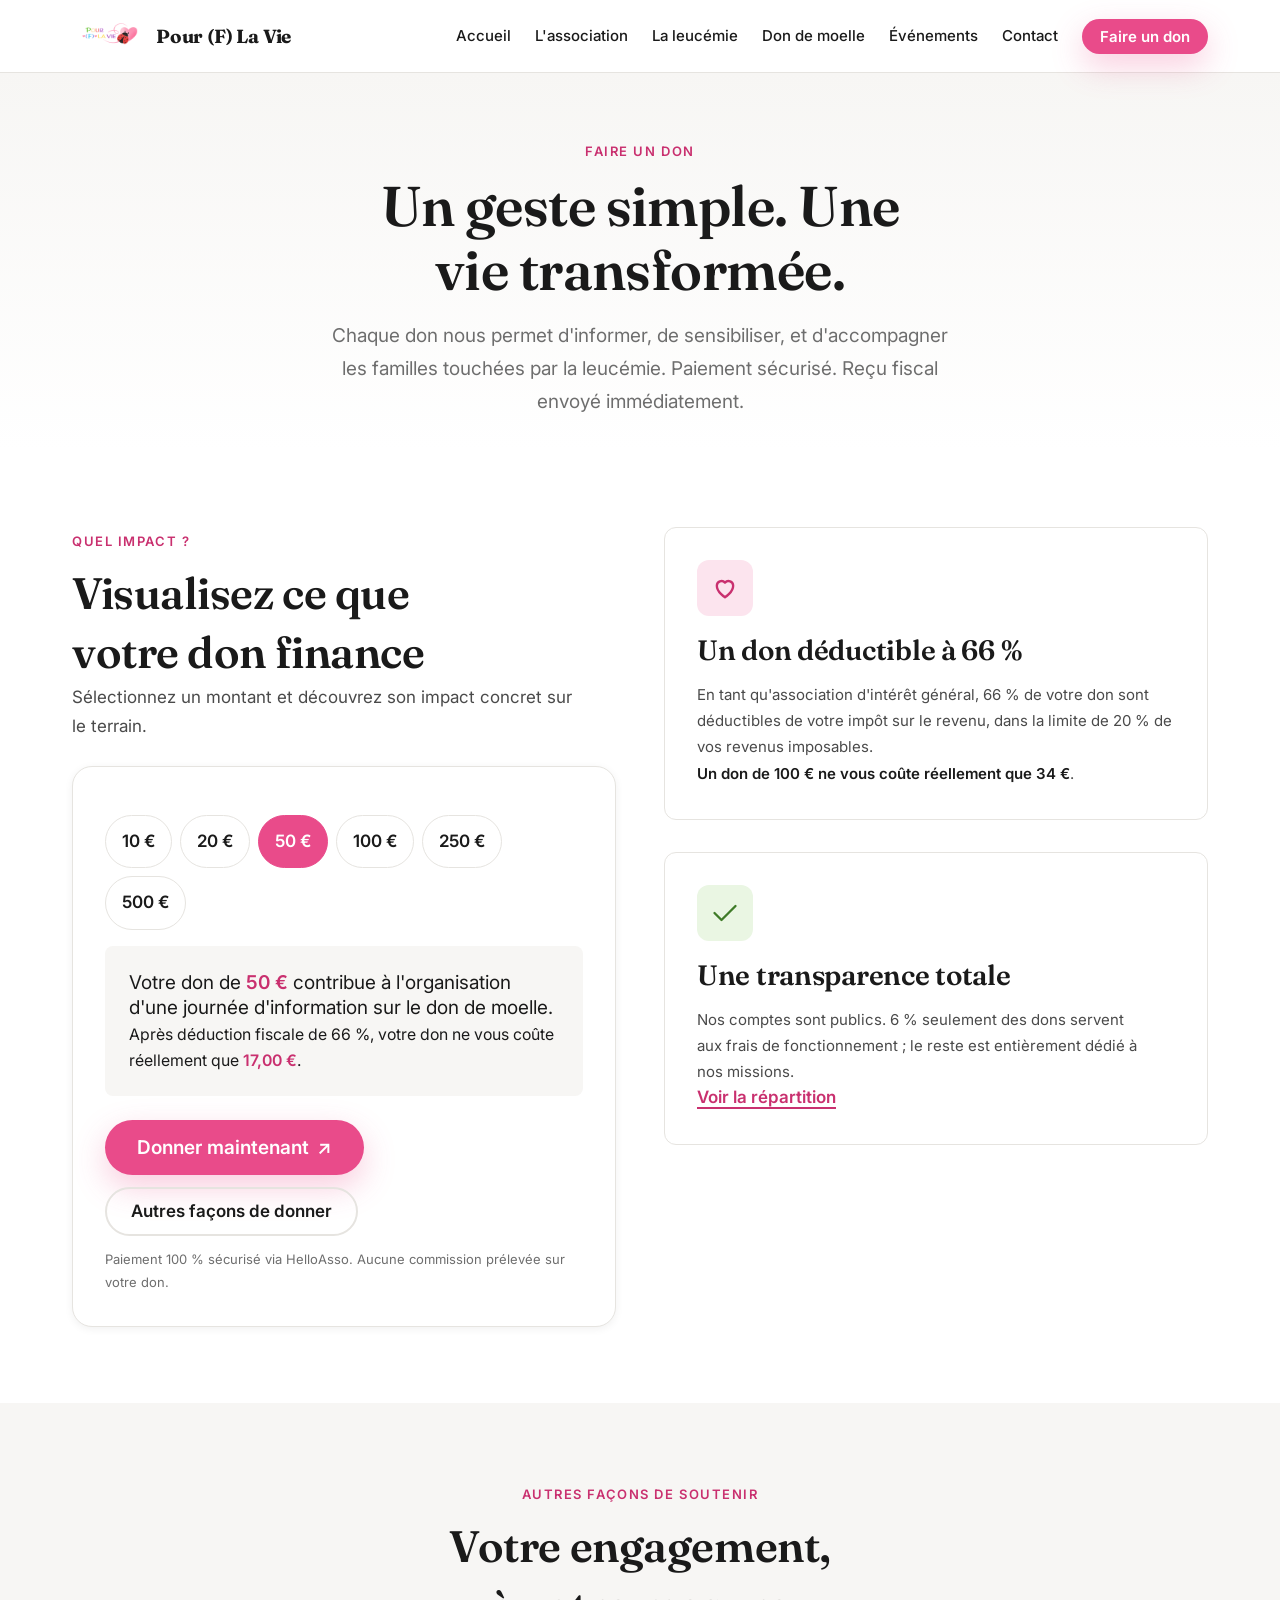
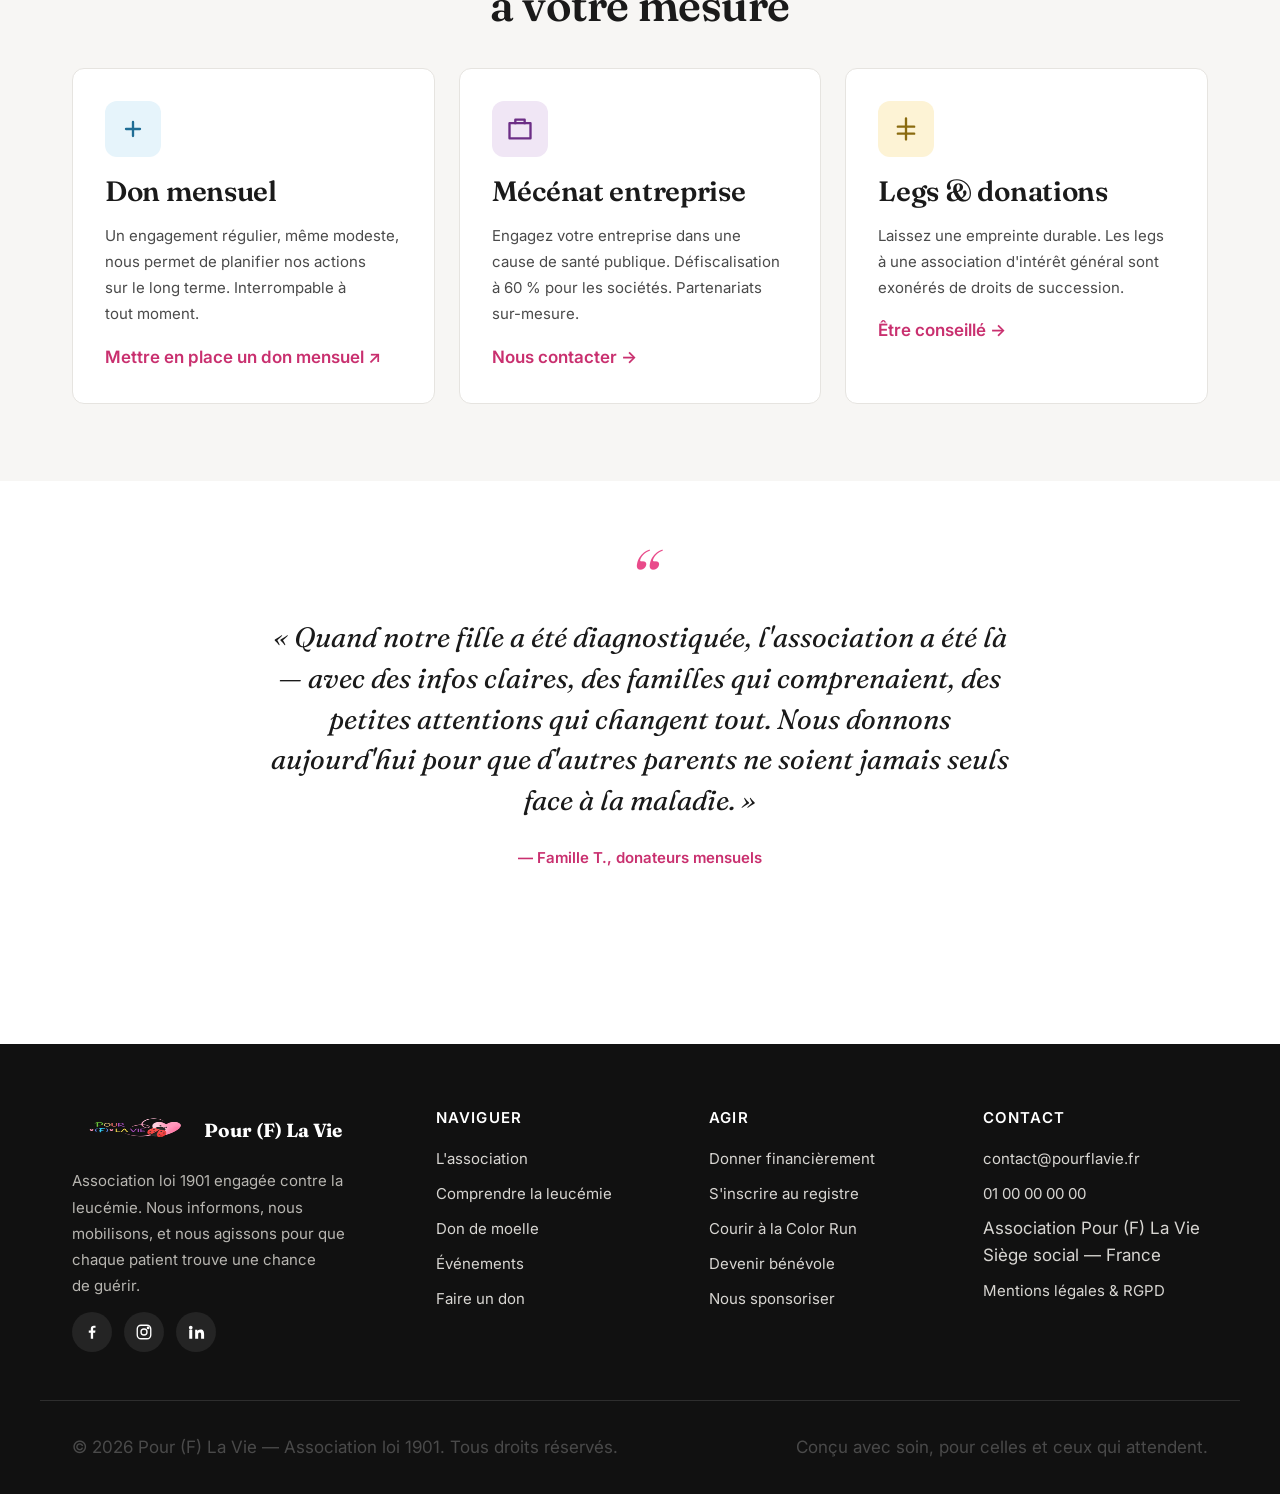
<file: faire-un-don.html>
<!doctype html>
<html lang="fr">
<head>
  <meta charset="utf-8">
  <meta name="viewport" content="width=device-width,initial-scale=1,viewport-fit=cover">
  <title>Faire un don — Pour (F) La Vie</title>
  <meta name="description" content="Soutenez la lutte contre la leucémie. Un don simple, sécurisé, déductible à 66 %. Chaque euro finance information, sensibilisation et soutien aux familles.">
  <meta name="theme-color" content="#E94B8A">
  <link rel="canonical" href="https://pourflavie.fr/faire-un-don.html">
  <link rel="icon" href="favicon.svg" type="image/svg+xml">
  <link rel="icon" href="favicon.ico" sizes="32x32">
  <link rel="manifest" href="site.webmanifest">

  <meta property="og:type" content="website">
  <meta property="og:site_name" content="Pour (F) La Vie">
  <meta property="og:title" content="Faire un don — Pour (F) La Vie">
  <meta property="og:description" content="Un geste simple peut sauver une vie. Donnez dès aujourd'hui.">
  <meta property="og:url" content="https://pourflavie.fr/faire-un-don.html">
  <meta property="og:image" content="https://pourflavie.fr/assets/og/don.jpg">
  <meta property="og:locale" content="fr_FR">
  <meta name="twitter:card" content="summary_large_image">

  <link rel="preconnect" href="https://fonts.googleapis.com">
  <link rel="preconnect" href="https://fonts.gstatic.com" crossorigin>
  <link rel="stylesheet" href="https://fonts.googleapis.com/css2?family=Fraunces:ital,wght@0,500;0,600;0,700;1,600&family=Inter:wght@400;500;600;700&display=swap">

  <link rel="stylesheet" href="assets/css/tokens.css">
  <link rel="stylesheet" href="assets/css/reset.css">
  <link rel="stylesheet" href="assets/css/base.css">
  <link rel="stylesheet" href="assets/css/components.css">
  <link rel="stylesheet" href="assets/css/pages.css">
</head>
<body>
  <a class="skip-link" href="#main">Aller au contenu principal</a>

  <header class="site-header" role="banner">
    <div class="container site-header__inner">
      <a class="site-header__brand" href="index.html" aria-label="Pour (F) La Vie — Accueil">
        <img src="logo/Logo pour flavie.png" alt="" width="120" height="48">
        <span class="site-header__brand-name">Pour (F) La Vie</span>
      </a>
      <button class="nav-toggle" type="button" aria-expanded="false" aria-controls="primary-nav" aria-label="Ouvrir le menu">
        <span class="nav-toggle__bar" aria-hidden="true"></span>
      </button>
      <nav id="primary-nav" class="nav" data-nav aria-label="Navigation principale">
        <ul class="nav__list">
          <li><a class="nav__link" href="index.html">Accueil</a></li>
          <li><a class="nav__link" href="association.html">L'association</a></li>
          <li><a class="nav__link" href="leucemie.html">La leucémie</a></li>
          <li><a class="nav__link" href="don-moelle.html">Don de moelle</a></li>
          <li><a class="nav__link" href="evenements.html">Événements</a></li>
          <li><a class="nav__link" href="contact.html">Contact</a></li>
        </ul>
        <a class="btn btn--primary btn--sm" href="faire-un-don.html">Faire un don</a>
      </nav>
    </div>
  </header>

  <main id="main">
    <section class="page-hero">
      <div class="container">
        <span class="eyebrow">Faire un don</span>
        <h1>Un geste simple. Une vie transformée.</h1>
        <p class="muted">Chaque don nous permet d'informer, de sensibiliser, et d'accompagner les familles touchées par la leucémie. Paiement sécurisé. Reçu fiscal envoyé immédiatement.</p>
      </div>
    </section>

    <section class="section">
      <div class="container">
        <div class="grid grid--2" style="gap:var(--sp-8);align-items:start;">
          <div>
            <span class="eyebrow">Quel impact&nbsp;?</span>
            <h2>Visualisez ce que votre don finance</h2>
            <p>Sélectionnez un montant et découvrez son impact concret sur le terrain.</p>

            <div class="impact" style="margin-top:var(--sp-5);">
              <div class="impact__amounts" role="group" aria-label="Choisir un montant">
                <button class="impact__amount" type="button" data-amount="10" aria-pressed="false">10&nbsp;€</button>
                <button class="impact__amount" type="button" data-amount="20" aria-pressed="false">20&nbsp;€</button>
                <button class="impact__amount" type="button" data-amount="50" aria-pressed="true">50&nbsp;€</button>
                <button class="impact__amount" type="button" data-amount="100" aria-pressed="false">100&nbsp;€</button>
                <button class="impact__amount" type="button" data-amount="250" aria-pressed="false">250&nbsp;€</button>
                <button class="impact__amount" type="button" data-amount="500" aria-pressed="false">500&nbsp;€</button>
              </div>
              <p class="impact__result" data-impact-result aria-live="polite">Votre don finance nos missions.</p>
              <div style="margin-top:var(--sp-5);display:flex;gap:var(--sp-3);flex-wrap:wrap;">
                <a class="btn btn--primary btn--lg" href="https://www.helloasso.com/" target="_blank" rel="noopener">Donner maintenant <span aria-hidden="true">↗</span></a>
                <a class="btn btn--ghost" href="#autres-dons">Autres façons de donner</a>
              </div>
              <p class="muted" style="margin-top:var(--sp-3);font-size:var(--fs-xs);">Paiement 100&nbsp;% sécurisé via HelloAsso. Aucune commission prélevée sur votre don.</p>
            </div>
          </div>

          <div class="stack-lg">
            <div class="card">
              <span class="card__icon icon--pink" aria-hidden="true">
                <svg viewBox="0 0 24 24" fill="none" stroke="currentColor" stroke-width="2" stroke-linecap="round" stroke-linejoin="round"><path d="M12 20s-7-4.5-7-10a4 4 0 0 1 7-2.6A4 4 0 0 1 19 10c0 5.5-7 10-7 10Z"/></svg>
              </span>
              <h3>Un don déductible à 66&nbsp;%</h3>
              <p>En tant qu'association d'intérêt général, 66&nbsp;% de votre don sont déductibles de votre impôt sur le revenu, dans la limite de 20&nbsp;% de vos revenus imposables.</p>
              <p><strong>Un don de 100&nbsp;€ ne vous coûte réellement que 34&nbsp;€</strong>.</p>
            </div>
            <div class="card">
              <span class="card__icon icon--green" aria-hidden="true">
                <svg viewBox="0 0 24 24" fill="none" stroke="currentColor" stroke-width="2" stroke-linecap="round" stroke-linejoin="round"><path d="M3 12l6 6L21 6"/></svg>
              </span>
              <h3>Une transparence totale</h3>
              <p>Nos comptes sont publics. 6&nbsp;% seulement des dons servent aux frais de fonctionnement&nbsp;; le reste est entièrement dédié à nos missions.</p>
              <p><a class="btn btn--link" href="association.html#transparence">Voir la répartition</a></p>
            </div>
          </div>
        </div>
      </div>
    </section>

    <section class="section section--alt" id="autres-dons">
      <div class="container">
        <div class="center" style="max-width:640px;margin-inline:auto;">
          <span class="eyebrow">Autres façons de soutenir</span>
          <h2>Votre engagement, à votre mesure</h2>
        </div>
        <div class="grid grid--3" style="margin-top:var(--sp-6);">
          <article class="card">
            <span class="card__icon icon--blue" aria-hidden="true">
              <svg viewBox="0 0 24 24" fill="none" stroke="currentColor" stroke-width="2" stroke-linecap="round" stroke-linejoin="round"><path d="M12 6v12M6 12h12"/></svg>
            </span>
            <h3>Don mensuel</h3>
            <p>Un engagement régulier, même modeste, nous permet de planifier nos actions sur le long terme. Interrompable à tout moment.</p>
            <a class="card__link" href="https://www.helloasso.com/" target="_blank" rel="noopener">Mettre en place un don mensuel ↗</a>
          </article>
          <article class="card">
            <span class="card__icon icon--purple" aria-hidden="true">
              <svg viewBox="0 0 24 24" fill="none" stroke="currentColor" stroke-width="2" stroke-linecap="round" stroke-linejoin="round"><path d="M3 7h18v13H3z"/><path d="M8 7V4h8v3"/></svg>
            </span>
            <h3>Mécénat entreprise</h3>
            <p>Engagez votre entreprise dans une cause de santé publique. Défiscalisation à 60&nbsp;% pour les sociétés. Partenariats sur-mesure.</p>
            <a class="card__link" href="contact.html#partenariat">Nous contacter →</a>
          </article>
          <article class="card">
            <span class="card__icon icon--yellow" aria-hidden="true">
              <svg viewBox="0 0 24 24" fill="none" stroke="currentColor" stroke-width="2" stroke-linecap="round" stroke-linejoin="round"><path d="M12 3v18"/><path d="M5 10h14"/><path d="M5 16h14"/></svg>
            </span>
            <h3>Legs & donations</h3>
            <p>Laissez une empreinte durable. Les legs à une association d'intérêt général sont exonérés de droits de succession.</p>
            <a class="card__link" href="contact.html">Être conseillé →</a>
          </article>
        </div>
      </div>
    </section>

    <section class="section">
      <div class="container">
        <div class="testimonial">
          <blockquote>« Quand notre fille a été diagnostiquée, l'association a été là — avec des infos claires, des familles qui comprenaient, des petites attentions qui changent tout. Nous donnons aujourd'hui pour que d'autres parents ne soient jamais seuls face à la maladie. »</blockquote>
          <cite>— Famille T., donateurs mensuels</cite>
        </div>
      </div>
    </section>
  </main>

  <footer class="site-footer" role="contentinfo">
    <div class="container site-footer__grid">
      <div class="site-footer__about">
        <a class="site-footer__brand" href="index.html">
          <img src="logo/Logo pour flavie.png" alt="" width="120" height="44">
          <span>Pour (F) La Vie</span>
        </a>
        <p>Association loi 1901 engagée contre la leucémie. Nous informons, nous mobilisons, et nous agissons pour que chaque patient trouve une chance de guérir.</p>
        <div class="site-footer__socials" aria-label="Nos réseaux sociaux">
          <a href="#" aria-label="Facebook"><svg viewBox="0 0 24 24" fill="currentColor"><path d="M13.5 21v-8h2.7l.4-3.1h-3.1V7.9c0-.9.2-1.5 1.5-1.5h1.7V3.7c-.3 0-1.3-.1-2.4-.1-2.3 0-3.9 1.4-3.9 4v2.3H7.7V13h2.7v8h3.1Z"/></svg></a>
          <a href="#" aria-label="Instagram"><svg viewBox="0 0 24 24" fill="none" stroke="currentColor" stroke-width="1.8"><rect x="3" y="3" width="18" height="18" rx="5"/><circle cx="12" cy="12" r="4"/><circle cx="17.5" cy="6.5" r="1" fill="currentColor"/></svg></a>
          <a href="#" aria-label="LinkedIn"><svg viewBox="0 0 24 24" fill="currentColor"><path d="M4.98 3.5a2.5 2.5 0 1 1 0 5 2.5 2.5 0 0 1 0-5ZM3 9h4v12H3V9Zm7 0h3.8v1.7h.1c.5-1 1.9-2 3.9-2 4.2 0 5 2.8 5 6.4V21h-4v-5.3c0-1.3 0-3-1.8-3s-2.1 1.4-2.1 2.9V21h-4V9Z"/></svg></a>
        </div>
      </div>
      <div><h3>Naviguer</h3><ul>
        <li><a href="association.html">L'association</a></li>
        <li><a href="leucemie.html">Comprendre la leucémie</a></li>
        <li><a href="don-moelle.html">Don de moelle</a></li>
        <li><a href="evenements.html">Événements</a></li>
        <li><a href="faire-un-don.html">Faire un don</a></li>
      </ul></div>
      <div><h3>Agir</h3><ul>
        <li><a href="faire-un-don.html">Donner financièrement</a></li>
        <li><a href="don-moelle.html">S'inscrire au registre</a></li>
        <li><a href="evenements.html">Courir à la Color Run</a></li>
        <li><a href="contact.html#benevolat">Devenir bénévole</a></li>
        <li><a href="contact.html#partenariat">Nous sponsoriser</a></li>
      </ul></div>
      <div><h3>Contact</h3><ul>
        <li><a href="mailto:contact@pourflavie.fr">contact@pourflavie.fr</a></li>
        <li><a href="tel:+33100000000">01 00 00 00 00</a></li>
        <li>Association Pour (F) La Vie<br>Siège social — France</li>
        <li><a href="mentions-legales.html">Mentions légales & RGPD</a></li>
      </ul></div>
    </div>
    <div class="container site-footer__bottom">
      <p>© <span data-year>2026</span> Pour (F) La Vie — Association loi 1901. Tous droits réservés.</p>
      <p>Conçu avec soin, pour celles et ceux qui attendent.</p>
    </div>
  </footer>

  <script src="assets/js/main.js" defer></script>
  <script src="assets/js/a11y.js" defer></script>
</body>
</html>
</file>
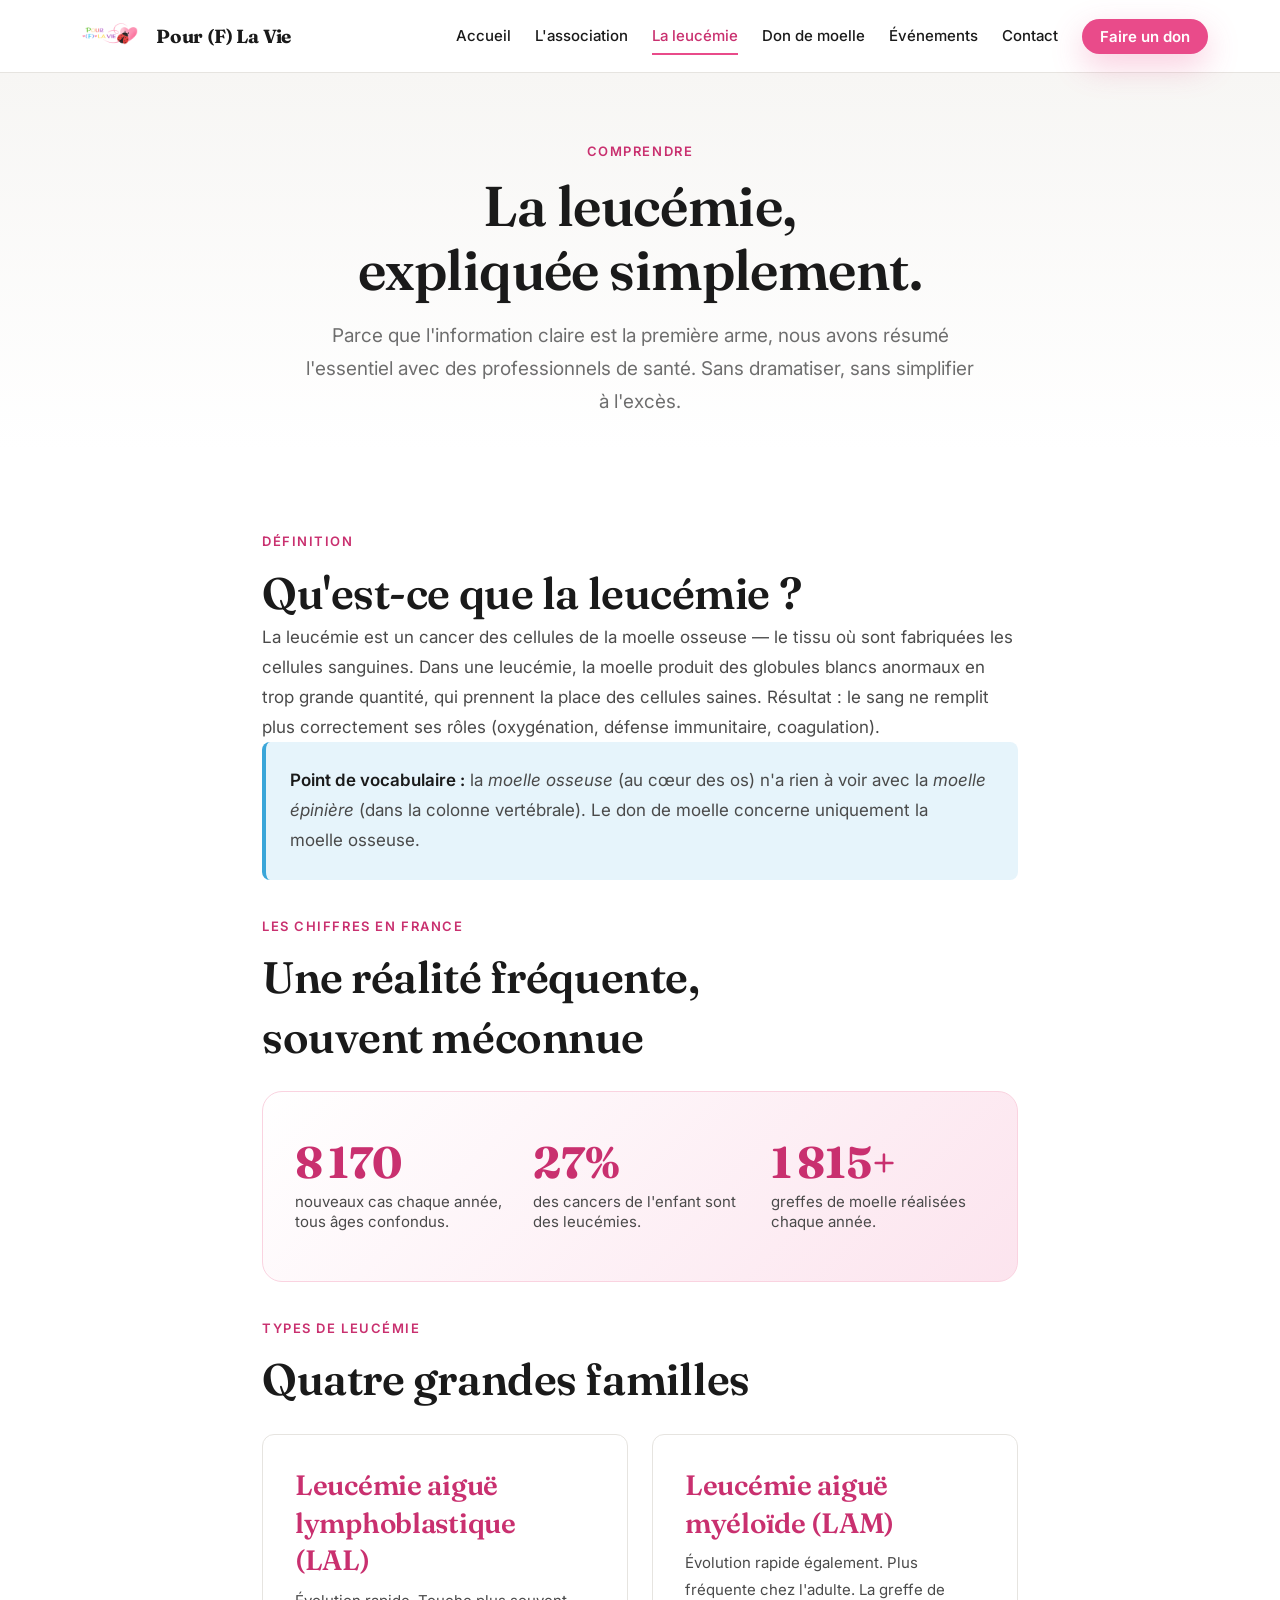
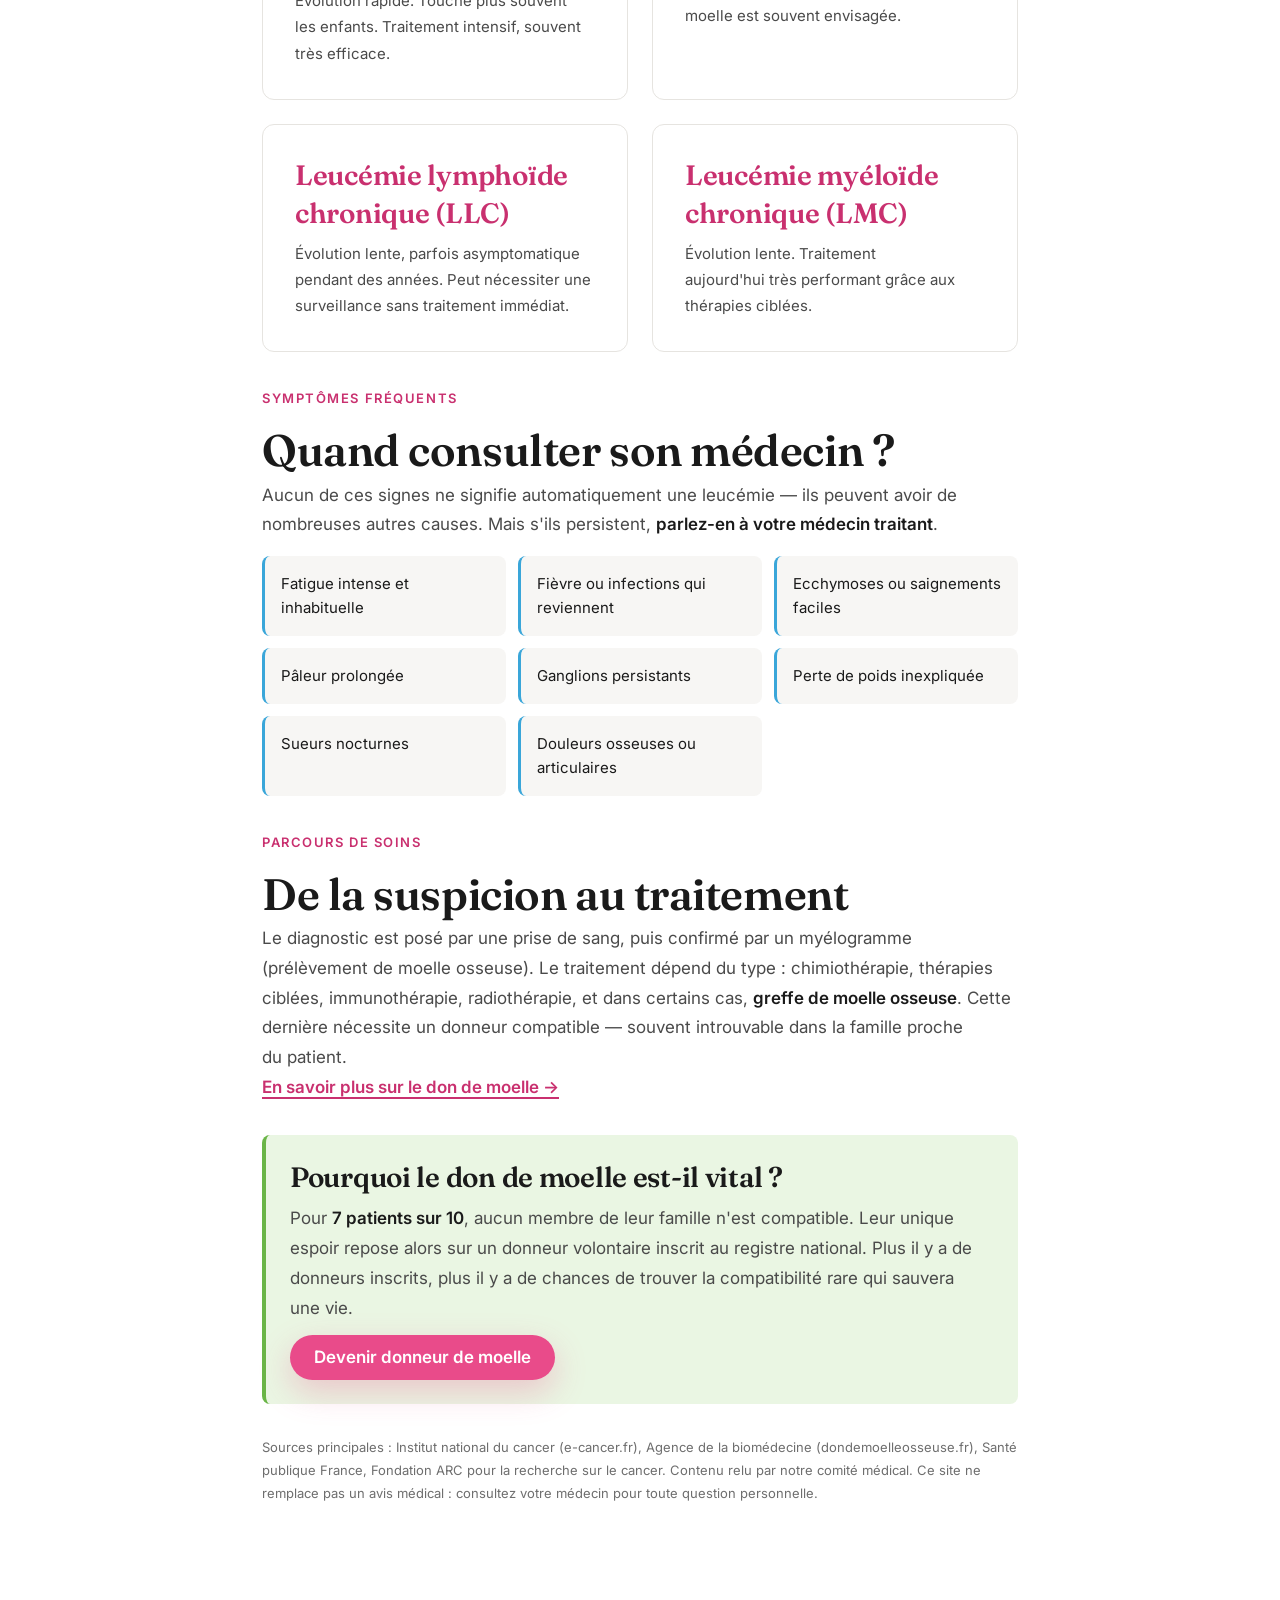
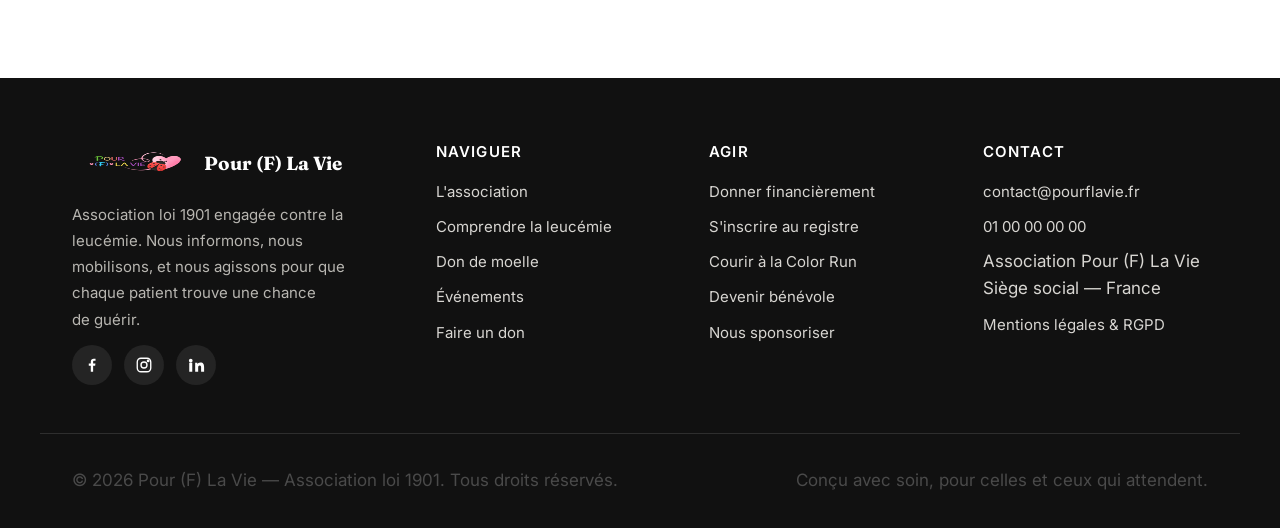
<file: leucemie.html>
<!doctype html>
<html lang="fr">
<head>
  <meta charset="utf-8">
  <meta name="viewport" content="width=device-width,initial-scale=1,viewport-fit=cover">
  <title>Comprendre la leucémie — Pour (F) La Vie</title>
  <meta name="description" content="La leucémie, ses types, ses symptômes, son traitement et le rôle vital du don de moelle osseuse. Une information claire, validée et accessible.">
  <meta name="theme-color" content="#E94B8A">
  <link rel="canonical" href="https://pourflavie.fr/leucemie.html">
  <link rel="icon" href="favicon.svg" type="image/svg+xml">
  <link rel="icon" href="favicon.ico" sizes="32x32">
  <link rel="manifest" href="site.webmanifest">

  <meta property="og:type" content="article">
  <meta property="og:site_name" content="Pour (F) La Vie">
  <meta property="og:title" content="Comprendre la leucémie — Pour (F) La Vie">
  <meta property="og:description" content="Une information claire et validée sur la leucémie et le rôle du don de moelle osseuse.">
  <meta property="og:url" content="https://pourflavie.fr/leucemie.html">
  <meta property="og:image" content="https://pourflavie.fr/assets/og/leucemie.jpg">
  <meta property="og:locale" content="fr_FR">
  <meta name="twitter:card" content="summary_large_image">

  <link rel="preconnect" href="https://fonts.googleapis.com">
  <link rel="preconnect" href="https://fonts.gstatic.com" crossorigin>
  <link rel="stylesheet" href="https://fonts.googleapis.com/css2?family=Fraunces:ital,wght@0,500;0,600;0,700;1,600&family=Inter:wght@400;500;600;700&display=swap">

  <link rel="stylesheet" href="assets/css/tokens.css">
  <link rel="stylesheet" href="assets/css/reset.css">
  <link rel="stylesheet" href="assets/css/base.css">
  <link rel="stylesheet" href="assets/css/components.css">
  <link rel="stylesheet" href="assets/css/pages.css">

  <script type="application/ld+json">
  {
    "@context": "https://schema.org",
    "@type": "MedicalWebPage",
    "name": "Comprendre la leucémie",
    "url": "https://pourflavie.fr/leucemie.html",
    "publisher": {"@type":"NGO","name":"Pour (F) La Vie"},
    "inLanguage": "fr-FR",
    "audience": {"@type":"PeopleAudience","healthCondition":"Leucémie"}
  }
  </script>
</head>
<body>
  <a class="skip-link" href="#main">Aller au contenu principal</a>

  <header class="site-header" role="banner">
    <div class="container site-header__inner">
      <a class="site-header__brand" href="index.html" aria-label="Pour (F) La Vie — Accueil">
        <img src="logo/Logo pour flavie.png" alt="" width="120" height="48">
        <span class="site-header__brand-name">Pour (F) La Vie</span>
      </a>
      <button class="nav-toggle" type="button" aria-expanded="false" aria-controls="primary-nav" aria-label="Ouvrir le menu">
        <span class="nav-toggle__bar" aria-hidden="true"></span>
      </button>
      <nav id="primary-nav" class="nav" data-nav aria-label="Navigation principale">
        <ul class="nav__list">
          <li><a class="nav__link" href="index.html">Accueil</a></li>
          <li><a class="nav__link" href="association.html">L'association</a></li>
          <li><a class="nav__link" href="leucemie.html">La leucémie</a></li>
          <li><a class="nav__link" href="don-moelle.html">Don de moelle</a></li>
          <li><a class="nav__link" href="evenements.html">Événements</a></li>
          <li><a class="nav__link" href="contact.html">Contact</a></li>
        </ul>
        <a class="btn btn--primary btn--sm" href="faire-un-don.html">Faire un don</a>
      </nav>
    </div>
  </header>

  <main id="main">
    <section class="page-hero">
      <div class="container">
        <span class="eyebrow">Comprendre</span>
        <h1>La leucémie, expliquée simplement.</h1>
        <p class="muted">Parce que l'information claire est la première arme, nous avons résumé l'essentiel avec des professionnels de santé. Sans dramatiser, sans simplifier à l'excès.</p>
      </div>
    </section>

    <section class="section">
      <div class="container narrow stack-lg">
        <div>
          <span class="eyebrow">Définition</span>
          <h2>Qu'est-ce que la leucémie&nbsp;?</h2>
          <p>La leucémie est un cancer des cellules de la moelle osseuse — le tissu où sont fabriquées les cellules sanguines. Dans une leucémie, la moelle produit des globules blancs anormaux en trop grande quantité, qui prennent la place des cellules saines. Résultat&nbsp;: le sang ne remplit plus correctement ses rôles (oxygénation, défense immunitaire, coagulation).</p>
          <div class="callout callout--blue">
            <p><strong>Point de vocabulaire&nbsp;:</strong> la <em>moelle osseuse</em> (au cœur des os) n'a rien à voir avec la <em>moelle épinière</em> (dans la colonne vertébrale). Le don de moelle concerne uniquement la moelle osseuse.</p>
          </div>
        </div>

        <div>
          <span class="eyebrow">Les chiffres en France</span>
          <h2>Une réalité fréquente, souvent méconnue</h2>
          <div class="stats" style="margin-top:var(--sp-5);">
            <div class="stat">
              <div class="stat__num" data-count="9000">9&nbsp;000</div>
              <div class="stat__label">nouveaux cas chaque année, tous âges confondus.</div>
            </div>
            <div class="stat">
              <div class="stat__num"><span data-count="30" data-suffix="%">30&nbsp;%</span></div>
              <div class="stat__label">des cancers de l'enfant sont des leucémies.</div>
            </div>
            <div class="stat">
              <div class="stat__num"><span data-count="2000" data-suffix="+">2000+</span></div>
              <div class="stat__label">greffes de moelle réalisées chaque année.</div>
            </div>
          </div>
        </div>

        <div>
          <span class="eyebrow">Types de leucémie</span>
          <h2>Quatre grandes familles</h2>
          <div class="types" style="margin-top:var(--sp-5);">
            <div class="type-card">
              <h3>Leucémie aiguë lymphoblastique (LAL)</h3>
              <p>Évolution rapide. Touche plus souvent les enfants. Traitement intensif, souvent très efficace.</p>
            </div>
            <div class="type-card">
              <h3>Leucémie aiguë myéloïde (LAM)</h3>
              <p>Évolution rapide également. Plus fréquente chez l'adulte. La greffe de moelle est souvent envisagée.</p>
            </div>
            <div class="type-card">
              <h3>Leucémie lymphoïde chronique (LLC)</h3>
              <p>Évolution lente, parfois asymptomatique pendant des années. Peut nécessiter une surveillance sans traitement immédiat.</p>
            </div>
            <div class="type-card">
              <h3>Leucémie myéloïde chronique (LMC)</h3>
              <p>Évolution lente. Traitement aujourd'hui très performant grâce aux thérapies ciblées.</p>
            </div>
          </div>
        </div>

        <div>
          <span class="eyebrow">Symptômes fréquents</span>
          <h2>Quand consulter son médecin&nbsp;?</h2>
          <p>Aucun de ces signes ne signifie automatiquement une leucémie — ils peuvent avoir de nombreuses autres causes. Mais s'ils persistent, <strong>parlez-en à votre médecin traitant</strong>.</p>
          <ul class="symptom-list" style="margin-top:var(--sp-4);">
            <li>Fatigue intense et inhabituelle</li>
            <li>Fièvre ou infections qui reviennent</li>
            <li>Ecchymoses ou saignements faciles</li>
            <li>Pâleur prolongée</li>
            <li>Ganglions persistants</li>
            <li>Perte de poids inexpliquée</li>
            <li>Sueurs nocturnes</li>
            <li>Douleurs osseuses ou articulaires</li>
          </ul>
        </div>

        <div>
          <span class="eyebrow">Parcours de soins</span>
          <h2>De la suspicion au traitement</h2>
          <p>Le diagnostic est posé par une prise de sang, puis confirmé par un myélogramme (prélèvement de moelle osseuse). Le traitement dépend du type&nbsp;: chimiothérapie, thérapies ciblées, immunothérapie, radiothérapie, et dans certains cas, <strong>greffe de moelle osseuse</strong>. Cette dernière nécessite un donneur compatible — souvent introuvable dans la famille proche du patient.</p>
          <p><a class="btn btn--link" href="don-moelle.html">En savoir plus sur le don de moelle →</a></p>
        </div>

        <div>
          <div class="callout callout--green">
            <h3 style="margin-bottom:var(--sp-2);">Pourquoi le don de moelle est-il vital&nbsp;?</h3>
            <p>Pour <strong>7 patients sur 10</strong>, aucun membre de leur famille n'est compatible. Leur unique espoir repose alors sur un donneur volontaire inscrit au registre national. Plus il y a de donneurs inscrits, plus il y a de chances de trouver la compatibilité rare qui sauvera une vie.</p>
            <p style="margin-top:var(--sp-3);"><a class="btn btn--primary" href="don-moelle.html">Devenir donneur de moelle</a></p>
          </div>
        </div>

        <div>
          <p class="muted" style="font-size:var(--fs-xs);">
            Sources principales&nbsp;: Institut national du cancer (e-cancer.fr), Agence de la biomédecine (dondemoelleosseuse.fr), Santé publique France, Fondation ARC pour la recherche sur le cancer. Contenu relu par notre comité médical. Ce site ne remplace pas un avis médical&nbsp;: consultez votre médecin pour toute question personnelle.
          </p>
        </div>
      </div>
    </section>
  </main>

  <footer class="site-footer" role="contentinfo">
    <div class="container site-footer__grid">
      <div class="site-footer__about">
        <a class="site-footer__brand" href="index.html">
          <img src="logo/Logo pour flavie.png" alt="" width="120" height="44">
          <span>Pour (F) La Vie</span>
        </a>
        <p>Association loi 1901 engagée contre la leucémie. Nous informons, nous mobilisons, et nous agissons pour que chaque patient trouve une chance de guérir.</p>
        <div class="site-footer__socials" aria-label="Nos réseaux sociaux">
          <a href="#" aria-label="Facebook"><svg viewBox="0 0 24 24" fill="currentColor"><path d="M13.5 21v-8h2.7l.4-3.1h-3.1V7.9c0-.9.2-1.5 1.5-1.5h1.7V3.7c-.3 0-1.3-.1-2.4-.1-2.3 0-3.9 1.4-3.9 4v2.3H7.7V13h2.7v8h3.1Z"/></svg></a>
          <a href="#" aria-label="Instagram"><svg viewBox="0 0 24 24" fill="none" stroke="currentColor" stroke-width="1.8"><rect x="3" y="3" width="18" height="18" rx="5"/><circle cx="12" cy="12" r="4"/><circle cx="17.5" cy="6.5" r="1" fill="currentColor"/></svg></a>
          <a href="#" aria-label="LinkedIn"><svg viewBox="0 0 24 24" fill="currentColor"><path d="M4.98 3.5a2.5 2.5 0 1 1 0 5 2.5 2.5 0 0 1 0-5ZM3 9h4v12H3V9Zm7 0h3.8v1.7h.1c.5-1 1.9-2 3.9-2 4.2 0 5 2.8 5 6.4V21h-4v-5.3c0-1.3 0-3-1.8-3s-2.1 1.4-2.1 2.9V21h-4V9Z"/></svg></a>
        </div>
      </div>
      <div><h3>Naviguer</h3><ul>
        <li><a href="association.html">L'association</a></li>
        <li><a href="leucemie.html">Comprendre la leucémie</a></li>
        <li><a href="don-moelle.html">Don de moelle</a></li>
        <li><a href="evenements.html">Événements</a></li>
        <li><a href="faire-un-don.html">Faire un don</a></li>
      </ul></div>
      <div><h3>Agir</h3><ul>
        <li><a href="faire-un-don.html">Donner financièrement</a></li>
        <li><a href="don-moelle.html">S'inscrire au registre</a></li>
        <li><a href="evenements.html">Courir à la Color Run</a></li>
        <li><a href="contact.html#benevolat">Devenir bénévole</a></li>
        <li><a href="contact.html#partenariat">Nous sponsoriser</a></li>
      </ul></div>
      <div><h3>Contact</h3><ul>
        <li><a href="mailto:contact@pourflavie.fr">contact@pourflavie.fr</a></li>
        <li><a href="tel:+33100000000">01 00 00 00 00</a></li>
        <li>Association Pour (F) La Vie<br>Siège social — France</li>
        <li><a href="mentions-legales.html">Mentions légales & RGPD</a></li>
      </ul></div>
    </div>
    <div class="container site-footer__bottom">
      <p>© <span data-year>2026</span> Pour (F) La Vie — Association loi 1901. Tous droits réservés.</p>
      <p>Conçu avec soin, pour celles et ceux qui attendent.</p>
    </div>
  </footer>

  <script src="assets/js/main.js" defer></script>
  <script src="assets/js/a11y.js" defer></script>
</body>
</html>
</file>
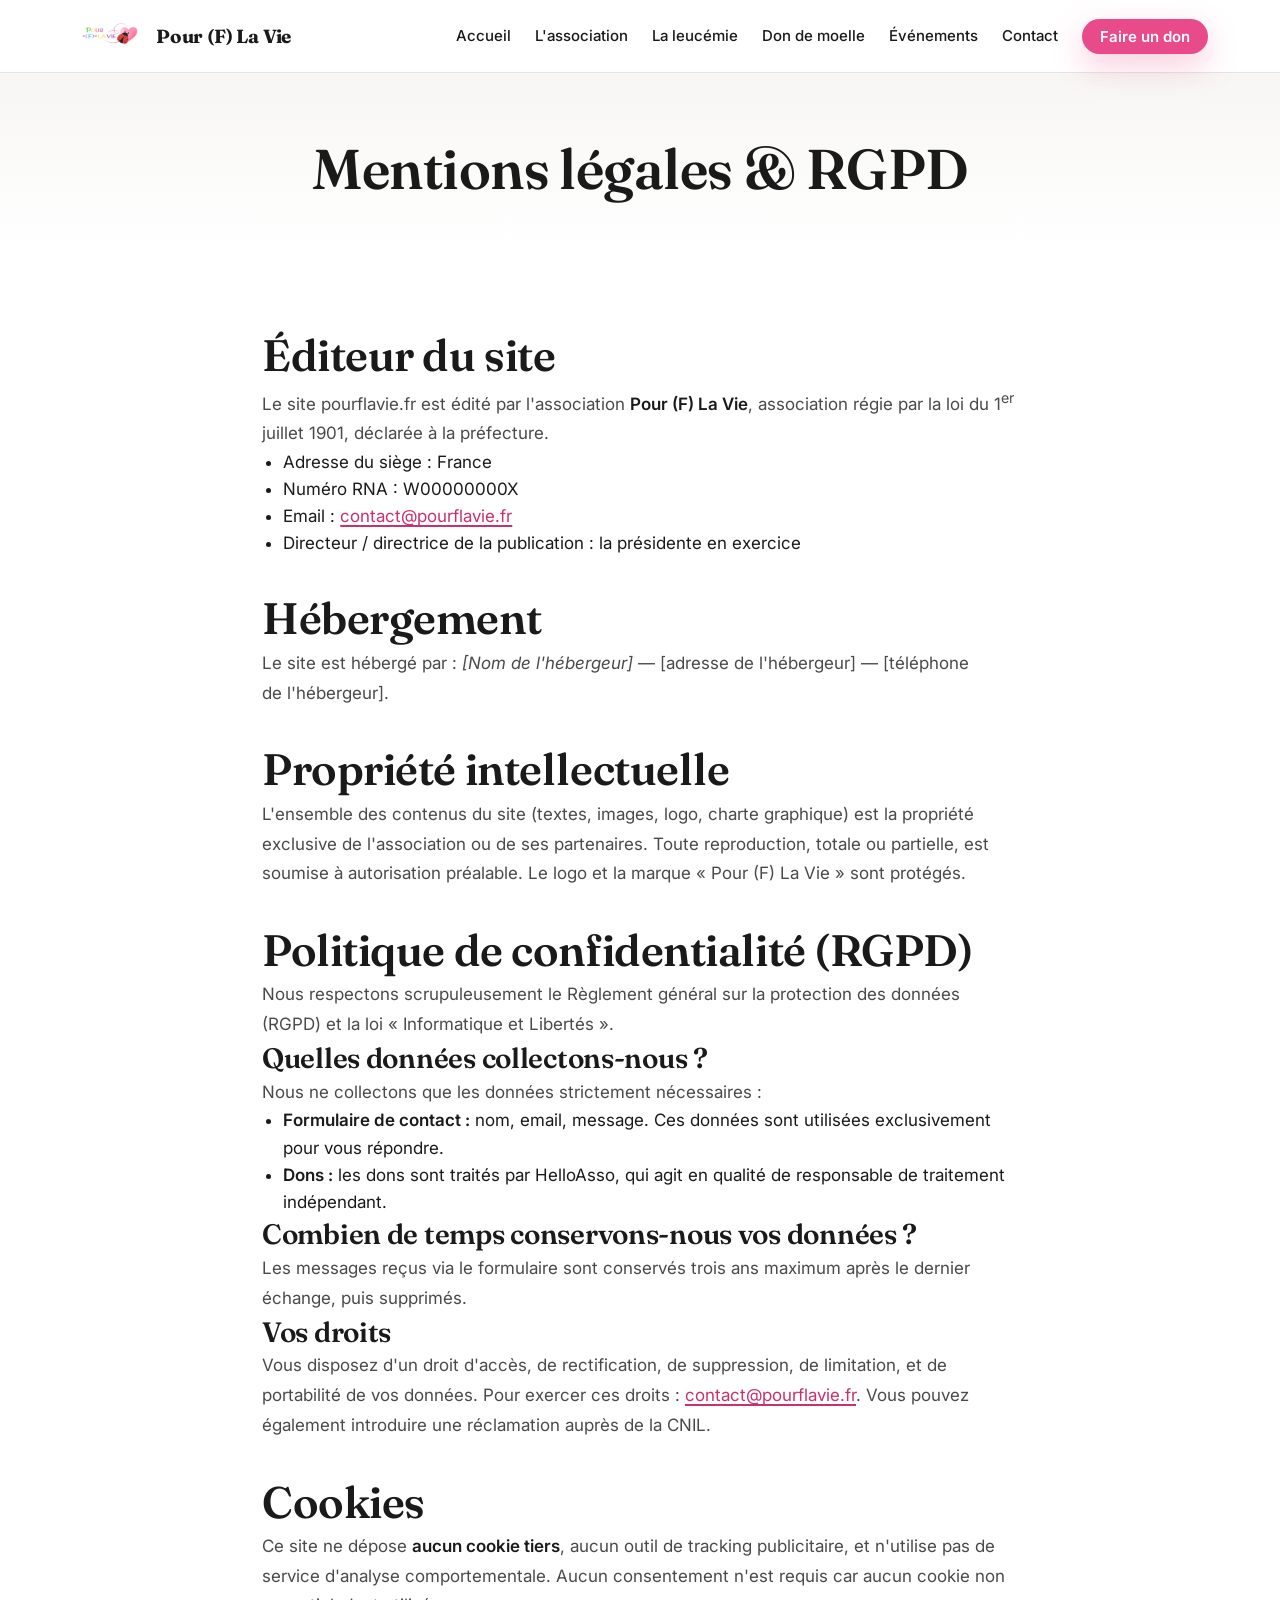
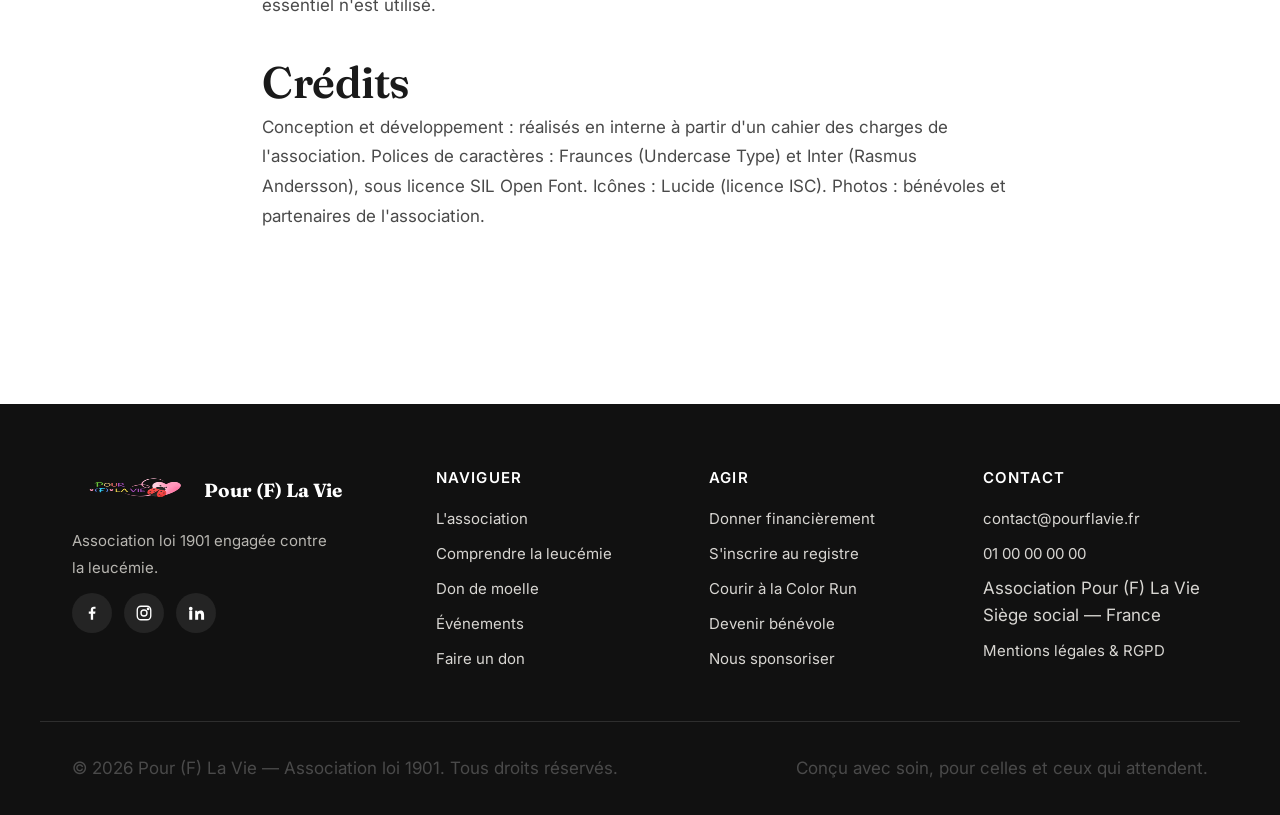
<file: mentions-legales.html>
<!doctype html>
<html lang="fr">
<head>
  <meta charset="utf-8">
  <meta name="viewport" content="width=device-width,initial-scale=1,viewport-fit=cover">
  <title>Mentions légales & RGPD — Pour (F) La Vie</title>
  <meta name="description" content="Mentions légales, politique de confidentialité RGPD et gestion des cookies de Pour (F) La Vie.">
  <meta name="robots" content="index,follow">
  <meta name="theme-color" content="#E94B8A">
  <link rel="canonical" href="https://pourflavie.fr/mentions-legales.html">
  <link rel="icon" href="favicon.svg" type="image/svg+xml">
  <link rel="icon" href="favicon.ico" sizes="32x32">
  <link rel="manifest" href="site.webmanifest">

  <link rel="preconnect" href="https://fonts.googleapis.com">
  <link rel="preconnect" href="https://fonts.gstatic.com" crossorigin>
  <link rel="stylesheet" href="https://fonts.googleapis.com/css2?family=Fraunces:ital,wght@0,500;0,600;0,700;1,600&family=Inter:wght@400;500;600;700&display=swap">

  <link rel="stylesheet" href="assets/css/tokens.css">
  <link rel="stylesheet" href="assets/css/reset.css">
  <link rel="stylesheet" href="assets/css/base.css">
  <link rel="stylesheet" href="assets/css/components.css">
  <link rel="stylesheet" href="assets/css/pages.css">
</head>
<body>
  <a class="skip-link" href="#main">Aller au contenu principal</a>

  <header class="site-header" role="banner">
    <div class="container site-header__inner">
      <a class="site-header__brand" href="index.html" aria-label="Pour (F) La Vie — Accueil">
        <img src="logo/Logo pour flavie.png" alt="" width="120" height="48">
        <span class="site-header__brand-name">Pour (F) La Vie</span>
      </a>
      <button class="nav-toggle" type="button" aria-expanded="false" aria-controls="primary-nav" aria-label="Ouvrir le menu">
        <span class="nav-toggle__bar" aria-hidden="true"></span>
      </button>
      <nav id="primary-nav" class="nav" data-nav aria-label="Navigation principale">
        <ul class="nav__list">
          <li><a class="nav__link" href="index.html">Accueil</a></li>
          <li><a class="nav__link" href="association.html">L'association</a></li>
          <li><a class="nav__link" href="leucemie.html">La leucémie</a></li>
          <li><a class="nav__link" href="don-moelle.html">Don de moelle</a></li>
          <li><a class="nav__link" href="evenements.html">Événements</a></li>
          <li><a class="nav__link" href="contact.html">Contact</a></li>
        </ul>
        <a class="btn btn--primary btn--sm" href="faire-un-don.html">Faire un don</a>
      </nav>
    </div>
  </header>

  <main id="main">
    <section class="page-hero">
      <div class="container"><h1>Mentions légales & RGPD</h1></div>
    </section>

    <section class="section">
      <div class="container narrow stack-lg">
        <div>
          <h2>Éditeur du site</h2>
          <p>Le site pourflavie.fr est édité par l'association <strong>Pour (F) La Vie</strong>, association régie par la loi du 1<sup>er</sup> juillet 1901, déclarée à la préfecture.</p>
          <ul>
            <li>Adresse du siège&nbsp;: France</li>
            <li>Numéro RNA&nbsp;: W00000000X</li>
            <li>Email&nbsp;: <a href="mailto:contact@pourflavie.fr">contact@pourflavie.fr</a></li>
            <li>Directeur / directrice de la publication&nbsp;: la présidente en exercice</li>
          </ul>
        </div>

        <div>
          <h2>Hébergement</h2>
          <p>Le site est hébergé par&nbsp;: <em>[Nom de l'hébergeur]</em> — [adresse de l'hébergeur] — [téléphone de l'hébergeur].</p>
        </div>

        <div>
          <h2>Propriété intellectuelle</h2>
          <p>L'ensemble des contenus du site (textes, images, logo, charte graphique) est la propriété exclusive de l'association ou de ses partenaires. Toute reproduction, totale ou partielle, est soumise à autorisation préalable. Le logo et la marque « Pour (F) La Vie » sont protégés.</p>
        </div>

        <div id="rgpd">
          <h2>Politique de confidentialité (RGPD)</h2>
          <p>Nous respectons scrupuleusement le Règlement général sur la protection des données (RGPD) et la loi « Informatique et Libertés ».</p>
          <h3>Quelles données collectons-nous&nbsp;?</h3>
          <p>Nous ne collectons que les données strictement nécessaires&nbsp;:</p>
          <ul>
            <li><strong>Formulaire de contact&nbsp;:</strong> nom, email, message. Ces données sont utilisées exclusivement pour vous répondre.</li>
            <li><strong>Dons&nbsp;:</strong> les dons sont traités par HelloAsso, qui agit en qualité de responsable de traitement indépendant.</li>
          </ul>
          <h3>Combien de temps conservons-nous vos données&nbsp;?</h3>
          <p>Les messages reçus via le formulaire sont conservés trois ans maximum après le dernier échange, puis supprimés.</p>
          <h3>Vos droits</h3>
          <p>Vous disposez d'un droit d'accès, de rectification, de suppression, de limitation, et de portabilité de vos données. Pour exercer ces droits&nbsp;: <a href="mailto:contact@pourflavie.fr">contact@pourflavie.fr</a>. Vous pouvez également introduire une réclamation auprès de la CNIL.</p>
        </div>

        <div>
          <h2>Cookies</h2>
          <p>Ce site ne dépose <strong>aucun cookie tiers</strong>, aucun outil de tracking publicitaire, et n'utilise pas de service d'analyse comportementale. Aucun consentement n'est requis car aucun cookie non essentiel n'est utilisé.</p>
        </div>

        <div>
          <h2>Crédits</h2>
          <p>Conception et développement&nbsp;: réalisés en interne à partir d'un cahier des charges de l'association. Polices de caractères&nbsp;: Fraunces (Undercase Type) et Inter (Rasmus Andersson), sous licence SIL Open Font. Icônes&nbsp;: Lucide (licence ISC). Photos&nbsp;: bénévoles et partenaires de l'association.</p>
        </div>
      </div>
    </section>
  </main>

  <footer class="site-footer" role="contentinfo">
    <div class="container site-footer__grid">
      <div class="site-footer__about">
        <a class="site-footer__brand" href="index.html">
          <img src="logo/Logo pour flavie.png" alt="" width="120" height="44">
          <span>Pour (F) La Vie</span>
        </a>
        <p>Association loi 1901 engagée contre la leucémie.</p>
        <div class="site-footer__socials" aria-label="Nos réseaux sociaux">
          <a href="#" aria-label="Facebook"><svg viewBox="0 0 24 24" fill="currentColor"><path d="M13.5 21v-8h2.7l.4-3.1h-3.1V7.9c0-.9.2-1.5 1.5-1.5h1.7V3.7c-.3 0-1.3-.1-2.4-.1-2.3 0-3.9 1.4-3.9 4v2.3H7.7V13h2.7v8h3.1Z"/></svg></a>
          <a href="#" aria-label="Instagram"><svg viewBox="0 0 24 24" fill="none" stroke="currentColor" stroke-width="1.8"><rect x="3" y="3" width="18" height="18" rx="5"/><circle cx="12" cy="12" r="4"/><circle cx="17.5" cy="6.5" r="1" fill="currentColor"/></svg></a>
          <a href="#" aria-label="LinkedIn"><svg viewBox="0 0 24 24" fill="currentColor"><path d="M4.98 3.5a2.5 2.5 0 1 1 0 5 2.5 2.5 0 0 1 0-5ZM3 9h4v12H3V9Zm7 0h3.8v1.7h.1c.5-1 1.9-2 3.9-2 4.2 0 5 2.8 5 6.4V21h-4v-5.3c0-1.3 0-3-1.8-3s-2.1 1.4-2.1 2.9V21h-4V9Z"/></svg></a>
        </div>
      </div>
      <div><h3>Naviguer</h3><ul>
        <li><a href="association.html">L'association</a></li>
        <li><a href="leucemie.html">Comprendre la leucémie</a></li>
        <li><a href="don-moelle.html">Don de moelle</a></li>
        <li><a href="evenements.html">Événements</a></li>
        <li><a href="faire-un-don.html">Faire un don</a></li>
      </ul></div>
      <div><h3>Agir</h3><ul>
        <li><a href="faire-un-don.html">Donner financièrement</a></li>
        <li><a href="don-moelle.html">S'inscrire au registre</a></li>
        <li><a href="evenements.html">Courir à la Color Run</a></li>
        <li><a href="contact.html#benevolat">Devenir bénévole</a></li>
        <li><a href="contact.html#partenariat">Nous sponsoriser</a></li>
      </ul></div>
      <div><h3>Contact</h3><ul>
        <li><a href="mailto:contact@pourflavie.fr">contact@pourflavie.fr</a></li>
        <li><a href="tel:+33100000000">01 00 00 00 00</a></li>
        <li>Association Pour (F) La Vie<br>Siège social — France</li>
        <li><a href="mentions-legales.html">Mentions légales & RGPD</a></li>
      </ul></div>
    </div>
    <div class="container site-footer__bottom">
      <p>© <span data-year>2026</span> Pour (F) La Vie — Association loi 1901. Tous droits réservés.</p>
      <p>Conçu avec soin, pour celles et ceux qui attendent.</p>
    </div>
  </footer>

  <script src="assets/js/main.js" defer></script>
  <script src="assets/js/a11y.js" defer></script>
</body>
</html>
</file>
<file: assets/css/tokens.css>
:root {
  /* Brand palette — extracted from the logo */
  --c-pink: #E94B8A;
  --c-pink-dark: #C9306F;
  --c-pink-soft: #FCE4EE;
  --c-red: #D32A2A;
  --c-red-dark: #A81F1F;
  --c-purple: #8B3FA8;
  --c-purple-dark: #6C2E86;
  --c-blue: #3AA6D9;
  --c-blue-soft: #E6F4FB;
  --c-green: #6AB547;
  --c-green-soft: #EAF6E3;
  --c-yellow: #F5C542;
  --c-orange: #F08A3E;

  /* Neutrals */
  --c-ink: #1A1A1A;
  --c-ink-soft: #4A4A4A;
  --c-ink-mute: #6E6E6E;
  --c-line: #E6E4E0;
  --c-bg: #FFFFFF;
  --c-bg-alt: #F7F6F4;
  --c-bg-warm: #FDF9F5;

  /* Semantic */
  --c-brand: var(--c-pink);
  --c-brand-dark: var(--c-pink-dark);
  --c-text: var(--c-ink);
  --c-muted: var(--c-ink-soft);
  --c-link: var(--c-pink-dark);
  --c-focus: #1a73e8;

  /* Typography */
  --ff-display: "Fraunces", Georgia, "Times New Roman", serif;
  --ff-body: "Inter", -apple-system, BlinkMacSystemFont, "Segoe UI", Roboto, Helvetica, Arial, sans-serif;

  --fs-xs: 0.8125rem;   /* 13 */
  --fs-sm: 0.9375rem;   /* 15 */
  --fs-base: 1.0625rem; /* 17 */
  --fs-md: 1.1875rem;   /* 19 */
  --fs-lg: 1.375rem;    /* 22 */
  --fs-xl: 1.75rem;     /* 28 */
  --fs-2xl: 2.25rem;    /* 36 */
  --fs-3xl: 2.75rem;    /* 44 */
  --fs-4xl: 3.5rem;     /* 56 */

  --lh-tight: 1.15;
  --lh-snug: 1.35;
  --lh-normal: 1.6;
  --lh-loose: 1.75;

  --fw-regular: 400;
  --fw-medium: 500;
  --fw-semibold: 600;
  --fw-bold: 700;

  /* Spacing scale */
  --sp-1: 0.25rem;
  --sp-2: 0.5rem;
  --sp-3: 0.75rem;
  --sp-4: 1rem;
  --sp-5: 1.5rem;
  --sp-6: 2rem;
  --sp-8: 3rem;
  --sp-10: 4rem;
  --sp-12: 6rem;
  --sp-16: 8rem;

  /* Radii */
  --r-sm: 4px;
  --r-md: 8px;
  --r-lg: 12px;
  --r-xl: 20px;
  --r-pill: 999px;

  /* Shadows */
  --sh-xs: 0 1px 2px rgba(17, 17, 17, 0.05);
  --sh-sm: 0 2px 8px rgba(17, 17, 17, 0.06);
  --sh-md: 0 8px 24px rgba(17, 17, 17, 0.08);
  --sh-lg: 0 20px 48px rgba(17, 17, 17, 0.12);
  --sh-cta: 0 12px 32px rgba(233, 75, 138, 0.28);

  /* Layout */
  --container-max: 1200px;
  --container-narrow: 820px;
  --container-pad: clamp(1rem, 4vw, 2rem);

  /* Motion */
  --ease: cubic-bezier(.2, .7, .2, 1);
  --dur-fast: 150ms;
  --dur-med: 280ms;
  --dur-slow: 500ms;

  /* Focus ring */
  --focus-ring: 0 0 0 3px rgba(26, 115, 232, 0.45);
}

@media (prefers-reduced-motion: reduce) {
  :root {
    --dur-fast: 0ms;
    --dur-med: 0ms;
    --dur-slow: 0ms;
  }
}
</file>
<file: assets/css/base.css>
body {
  font-family: var(--ff-body);
  font-size: var(--fs-base);
  line-height: var(--lh-normal);
  color: var(--c-text);
  background: var(--c-bg);
}

h1, h2, h3, h4 {
  font-family: var(--ff-display);
  font-weight: var(--fw-semibold);
  line-height: var(--lh-tight);
  letter-spacing: -0.01em;
  color: var(--c-ink);
}
h1 { font-size: clamp(2.25rem, 5vw + 1rem, var(--fs-4xl)); line-height: var(--lh-tight); }
h2 { font-size: clamp(1.75rem, 3vw + 1rem, var(--fs-3xl)); line-height: var(--lh-snug); }
h3 { font-size: var(--fs-xl); line-height: var(--lh-snug); }
h4 { font-size: var(--fs-lg); line-height: var(--lh-snug); }

p { font-size: var(--fs-base); line-height: var(--lh-loose); color: var(--c-ink-soft); }
p.lead { font-size: var(--fs-md); color: var(--c-ink); }

a { color: var(--c-link); text-decoration-thickness: 1.5px; text-underline-offset: 3px; transition: color var(--dur-fast) var(--ease); }
a:hover { color: var(--c-brand-dark); }

strong { font-weight: var(--fw-semibold); color: var(--c-ink); }

::selection { background: var(--c-pink); color: #fff; }

.container {
  width: 100%;
  max-width: var(--container-max);
  margin-inline: auto;
  padding-inline: var(--container-pad);
}
.container.narrow { max-width: var(--container-narrow); }

.section {
  padding-block: clamp(3rem, 6vw, var(--sp-12));
}
.section--tight { padding-block: clamp(2rem, 4vw, var(--sp-8)); }
.section--alt { background: var(--c-bg-alt); }
.section--warm { background: var(--c-bg-warm); }

.eyebrow {
  display: inline-block;
  font-family: var(--ff-body);
  font-size: var(--fs-xs);
  font-weight: var(--fw-semibold);
  letter-spacing: 0.12em;
  text-transform: uppercase;
  color: var(--c-brand-dark);
  margin-bottom: var(--sp-3);
}

.skip-link {
  position: absolute;
  top: -100px;
  left: var(--sp-4);
  background: var(--c-ink);
  color: #fff;
  padding: var(--sp-3) var(--sp-5);
  border-radius: var(--r-md);
  z-index: 9999;
  font-weight: var(--fw-semibold);
  transition: top var(--dur-med) var(--ease);
}
.skip-link:focus { top: var(--sp-4); }

.sr-only {
  position: absolute;
  width: 1px; height: 1px;
  padding: 0; margin: -1px;
  overflow: hidden;
  clip: rect(0,0,0,0);
  white-space: nowrap;
  border: 0;
}

.grid { display: grid; gap: var(--sp-5); }
.grid--2 { grid-template-columns: repeat(auto-fit, minmax(280px, 1fr)); }
.grid--3 { grid-template-columns: repeat(auto-fit, minmax(260px, 1fr)); }
.grid--4 { grid-template-columns: repeat(auto-fit, minmax(220px, 1fr)); }

.stack > * + * { margin-top: var(--sp-4); }
.stack-lg > * + * { margin-top: var(--sp-6); }

.center { text-align: center; }
.muted { color: var(--c-ink-mute); }

hr { border: 0; height: 1px; background: var(--c-line); margin-block: var(--sp-6); }

.badge {
  display: inline-flex;
  align-items: center;
  gap: var(--sp-2);
  padding: var(--sp-1) var(--sp-3);
  font-size: var(--fs-xs);
  font-weight: var(--fw-semibold);
  letter-spacing: 0.04em;
  border-radius: var(--r-pill);
  background: var(--c-pink-soft);
  color: var(--c-pink-dark);
}
.badge--blue { background: var(--c-blue-soft); color: #1f6d95; }
.badge--green { background: var(--c-green-soft); color: #3f7b28; }
</file>
<file: assets/css/components.css>
/* =======================================================
   Buttons
   ======================================================= */
.btn {
  display: inline-flex;
  align-items: center;
  justify-content: center;
  gap: var(--sp-2);
  padding: 0.875rem 1.5rem;
  font-family: var(--ff-body);
  font-size: var(--fs-base);
  font-weight: var(--fw-semibold);
  line-height: 1;
  border-radius: var(--r-pill);
  text-decoration: none;
  transition: transform var(--dur-fast) var(--ease),
              box-shadow var(--dur-med) var(--ease),
              background var(--dur-fast) var(--ease),
              color var(--dur-fast) var(--ease);
  white-space: nowrap;
  cursor: pointer;
}
.btn:active { transform: translateY(1px); }

.btn--primary {
  background: var(--c-brand);
  color: #fff;
  box-shadow: var(--sh-cta);
}
.btn--primary:hover {
  background: var(--c-brand-dark);
  color: #fff;
  box-shadow: 0 16px 40px rgba(201, 48, 111, 0.35);
}

.btn--secondary {
  background: transparent;
  color: var(--c-purple-dark);
  border: 2px solid var(--c-purple);
}
.btn--secondary:hover {
  background: var(--c-purple);
  color: #fff;
}

.btn--ghost {
  background: transparent;
  color: var(--c-ink);
  border: 2px solid var(--c-line);
}
.btn--ghost:hover { border-color: var(--c-ink); }

.btn--link {
  padding: 0;
  background: transparent;
  color: var(--c-brand-dark);
  border-radius: 0;
  box-shadow: none;
  text-decoration: underline;
  text-underline-offset: 4px;
  text-decoration-thickness: 2px;
}
.btn--link:hover { color: var(--c-ink); }

.btn--lg { padding: 1.125rem 2rem; font-size: var(--fs-md); }
.btn--sm { padding: 0.625rem 1.125rem; font-size: var(--fs-sm); }

/* =======================================================
   Header / Navigation
   ======================================================= */
.site-header {
  position: sticky;
  top: 0;
  z-index: 50;
  background: rgba(255, 255, 255, 0.92);
  backdrop-filter: saturate(140%) blur(10px);
  -webkit-backdrop-filter: saturate(140%) blur(10px);
  border-bottom: 1px solid var(--c-line);
}
.site-header__inner {
  display: flex;
  align-items: center;
  justify-content: space-between;
  gap: var(--sp-4);
  padding-block: var(--sp-3);
}
.site-header__brand {
  display: inline-flex;
  align-items: center;
  gap: var(--sp-3);
  text-decoration: none;
  color: var(--c-ink);
  font-family: var(--ff-display);
  font-weight: var(--fw-bold);
}
.site-header__brand img { height: 48px; width: auto; }
.site-header__brand-name { font-size: var(--fs-md); letter-spacing: -0.01em; }

.nav {
  display: flex;
  align-items: center;
  gap: var(--sp-5);
}
.nav__list {
  display: flex;
  align-items: center;
  gap: var(--sp-5);
  list-style: none;
  padding: 0;
  margin: 0;
}
.nav__link {
  text-decoration: none;
  color: var(--c-ink);
  font-size: var(--fs-sm);
  font-weight: var(--fw-medium);
  padding: var(--sp-2) 0;
  position: relative;
  transition: color var(--dur-fast) var(--ease);
}
.nav__link::after {
  content: "";
  position: absolute;
  left: 0; right: 0; bottom: -2px;
  height: 2px;
  background: var(--c-brand);
  transform: scaleX(0);
  transform-origin: left;
  transition: transform var(--dur-med) var(--ease);
}
.nav__link:hover::after, .nav__link[aria-current="page"]::after { transform: scaleX(1); }
.nav__link[aria-current="page"] { color: var(--c-brand-dark); }

.nav-toggle {
  display: none;
  width: 44px; height: 44px;
  align-items: center;
  justify-content: center;
  border-radius: var(--r-md);
  color: var(--c-ink);
}
.nav-toggle__bar {
  display: block;
  width: 22px;
  height: 2px;
  background: currentColor;
  position: relative;
  transition: transform var(--dur-med) var(--ease), background var(--dur-fast) var(--ease);
}
.nav-toggle__bar::before, .nav-toggle__bar::after {
  content: "";
  position: absolute;
  left: 0; right: 0;
  height: 2px;
  background: currentColor;
  transition: transform var(--dur-med) var(--ease), top var(--dur-med) var(--ease);
}
.nav-toggle__bar::before { top: -7px; }
.nav-toggle__bar::after { top: 7px; }
.nav-toggle[aria-expanded="true"] .nav-toggle__bar { background: transparent; }
.nav-toggle[aria-expanded="true"] .nav-toggle__bar::before { top: 0; transform: rotate(45deg); }
.nav-toggle[aria-expanded="true"] .nav-toggle__bar::after { top: 0; transform: rotate(-45deg); }

@media (max-width: 960px) {
  .nav-toggle { display: inline-flex; }
  .nav {
    position: fixed;
    inset: 64px 0 0 0;
    background: #fff;
    flex-direction: column;
    align-items: stretch;
    padding: var(--sp-6) var(--container-pad);
    gap: var(--sp-4);
    transform: translateX(100%);
    transition: transform var(--dur-med) var(--ease);
    overflow-y: auto;
  }
  .nav[data-open="true"] { transform: translateX(0); }
  .nav__list {
    flex-direction: column;
    align-items: flex-start;
    gap: var(--sp-3);
  }
  .nav__link { font-size: var(--fs-lg); padding-block: var(--sp-3); width: 100%; }
  .nav__link::after { display: none; }
  .nav .btn { align-self: flex-start; margin-top: var(--sp-3); }
}

/* =======================================================
   Footer
   ======================================================= */
.site-footer {
  background: #111;
  color: #d8d6d2;
  padding-block: var(--sp-10) var(--sp-6);
  margin-top: var(--sp-12);
}
.site-footer a { color: #fff; }
.site-footer h3 {
  color: #fff;
  font-family: var(--ff-body);
  font-size: var(--fs-sm);
  font-weight: var(--fw-semibold);
  letter-spacing: 0.08em;
  text-transform: uppercase;
  margin-bottom: var(--sp-4);
}
.site-footer__grid {
  display: grid;
  grid-template-columns: 1.4fr repeat(3, 1fr);
  gap: var(--sp-8);
}
@media (max-width: 860px) { .site-footer__grid { grid-template-columns: 1fr 1fr; } }
@media (max-width: 520px) { .site-footer__grid { grid-template-columns: 1fr; } }
.site-footer__about p { color: #b8b6b1; font-size: var(--fs-sm); }
.site-footer__brand {
  display: inline-flex;
  align-items: center;
  gap: var(--sp-3);
  color: #fff;
  font-family: var(--ff-display);
  font-weight: var(--fw-bold);
  font-size: var(--fs-md);
  text-decoration: none;
  margin-bottom: var(--sp-4);
}
.site-footer__brand img { height: 44px; filter: brightness(1.05); }
.site-footer ul { list-style: none; padding: 0; margin: 0; display: flex; flex-direction: column; gap: var(--sp-2); }
.site-footer ul a { text-decoration: none; font-size: var(--fs-sm); color: #d8d6d2; }
.site-footer ul a:hover { color: #fff; text-decoration: underline; text-underline-offset: 3px; }
.site-footer__socials {
  display: flex;
  gap: var(--sp-3);
  margin-top: var(--sp-3);
}
.site-footer__socials a {
  display: inline-flex;
  align-items: center;
  justify-content: center;
  width: 40px; height: 40px;
  border-radius: var(--r-pill);
  background: rgba(255, 255, 255, 0.08);
  color: #fff;
  transition: background var(--dur-fast) var(--ease);
}
.site-footer__socials a:hover { background: var(--c-brand); }
.site-footer__socials svg { width: 18px; height: 18px; }
.site-footer__bottom {
  display: flex;
  flex-wrap: wrap;
  gap: var(--sp-4);
  justify-content: space-between;
  align-items: center;
  padding-top: var(--sp-6);
  margin-top: var(--sp-8);
  border-top: 1px solid rgba(255, 255, 255, 0.12);
  color: #9c9a95;
  font-size: var(--fs-xs);
}

/* =======================================================
   Cards
   ======================================================= */
.card {
  background: #fff;
  border: 1px solid var(--c-line);
  border-radius: var(--r-lg);
  padding: var(--sp-6);
  transition: transform var(--dur-med) var(--ease), box-shadow var(--dur-med) var(--ease);
}
.card:hover { transform: translateY(-4px); box-shadow: var(--sh-md); }
.card__icon {
  width: 56px; height: 56px;
  border-radius: var(--r-lg);
  display: inline-flex;
  align-items: center;
  justify-content: center;
  margin-bottom: var(--sp-4);
}
.card__icon svg { width: 28px; height: 28px; }
.card h3 { margin-bottom: var(--sp-3); }
.card p { font-size: var(--fs-sm); }
.card__link {
  display: inline-flex;
  align-items: center;
  gap: var(--sp-2);
  margin-top: var(--sp-4);
  font-weight: var(--fw-semibold);
  color: var(--c-brand-dark);
  text-decoration: none;
}
.card__link:hover { gap: var(--sp-3); }

.icon--pink { background: var(--c-pink-soft); color: var(--c-pink-dark); }
.icon--blue { background: var(--c-blue-soft); color: #1f6d95; }
.icon--green { background: var(--c-green-soft); color: #3f7b28; }
.icon--yellow { background: #FDF3D5; color: #8a6b0f; }
.icon--purple { background: #F0E6F5; color: var(--c-purple-dark); }

/* =======================================================
   Stat bar
   ======================================================= */
.stats {
  display: grid;
  grid-template-columns: repeat(auto-fit, minmax(200px, 1fr));
  gap: var(--sp-5);
  padding: var(--sp-8) var(--sp-6);
  background: linear-gradient(135deg, #fff 0%, var(--c-pink-soft) 100%);
  border-radius: var(--r-xl);
  border: 1px solid #fad3e0;
}
.stat__num {
  font-family: var(--ff-display);
  font-size: clamp(2rem, 4vw, var(--fs-3xl));
  font-weight: var(--fw-bold);
  color: var(--c-brand-dark);
  line-height: 1;
  margin-bottom: var(--sp-2);
}
.stat__label {
  font-size: var(--fs-sm);
  color: var(--c-ink-soft);
  line-height: var(--lh-snug);
}

/* =======================================================
   Timeline (bone marrow steps)
   ======================================================= */
.timeline {
  counter-reset: step;
  display: grid;
  gap: var(--sp-5);
  grid-template-columns: repeat(auto-fit, minmax(220px, 1fr));
}
.timeline__step {
  position: relative;
  background: #fff;
  border: 1px solid var(--c-line);
  border-radius: var(--r-lg);
  padding: var(--sp-6);
  counter-increment: step;
}
.timeline__step::before {
  content: counter(step);
  display: inline-flex;
  align-items: center;
  justify-content: center;
  width: 44px; height: 44px;
  border-radius: var(--r-pill);
  background: var(--c-brand);
  color: #fff;
  font-family: var(--ff-display);
  font-weight: var(--fw-bold);
  font-size: var(--fs-md);
  margin-bottom: var(--sp-4);
}
.timeline__step h3 { font-size: var(--fs-lg); margin-bottom: var(--sp-2); }
.timeline__step p { font-size: var(--fs-sm); }

/* =======================================================
   FAQ (accordion using <details>)
   ======================================================= */
.faq {
  display: grid;
  gap: var(--sp-3);
  max-width: var(--container-narrow);
  margin-inline: auto;
}
.faq details {
  background: #fff;
  border: 1px solid var(--c-line);
  border-radius: var(--r-md);
  padding: var(--sp-4) var(--sp-5);
  transition: border-color var(--dur-fast) var(--ease), box-shadow var(--dur-fast) var(--ease);
}
.faq details[open] { border-color: var(--c-pink); box-shadow: var(--sh-sm); }
.faq summary {
  list-style: none;
  cursor: pointer;
  display: flex;
  align-items: center;
  justify-content: space-between;
  gap: var(--sp-4);
  font-weight: var(--fw-semibold);
  font-size: var(--fs-md);
  color: var(--c-ink);
}
.faq summary::-webkit-details-marker { display: none; }
.faq summary::after {
  content: "+";
  font-size: 1.5rem;
  color: var(--c-brand);
  transition: transform var(--dur-med) var(--ease);
}
.faq details[open] summary::after { content: "−"; }
.faq details p { margin-top: var(--sp-3); font-size: var(--fs-sm); }

/* =======================================================
   Testimonial
   ======================================================= */
.testimonial {
  max-width: 760px;
  margin-inline: auto;
  text-align: center;
}
.testimonial blockquote {
  font-family: var(--ff-display);
  font-size: clamp(1.25rem, 2.2vw, var(--fs-xl));
  line-height: 1.45;
  font-style: italic;
  color: var(--c-ink);
  margin: 0 0 var(--sp-5);
  position: relative;
}
.testimonial blockquote::before {
  content: "“";
  display: block;
  font-size: 5rem;
  line-height: 0.6;
  color: var(--c-pink);
  font-family: var(--ff-display);
  margin-bottom: var(--sp-3);
}
.testimonial cite {
  font-style: normal;
  font-weight: var(--fw-semibold);
  color: var(--c-brand-dark);
  font-size: var(--fs-sm);
}

/* =======================================================
   Forms
   ======================================================= */
.form {
  display: grid;
  gap: var(--sp-4);
  max-width: 640px;
}
.form__row {
  display: grid;
  gap: var(--sp-4);
  grid-template-columns: 1fr 1fr;
}
@media (max-width: 520px) { .form__row { grid-template-columns: 1fr; } }

.field { display: grid; gap: var(--sp-2); }
.field label { font-size: var(--fs-sm); font-weight: var(--fw-medium); color: var(--c-ink); }
.field input, .field textarea, .field select {
  padding: 0.75rem 1rem;
  border: 1.5px solid var(--c-line);
  border-radius: var(--r-sm);
  background: #fff;
  font-size: var(--fs-base);
  color: var(--c-ink);
  transition: border-color var(--dur-fast) var(--ease), box-shadow var(--dur-fast) var(--ease);
}
.field input:focus, .field textarea:focus, .field select:focus {
  outline: none;
  border-color: var(--c-brand);
  box-shadow: 0 0 0 3px rgba(233, 75, 138, 0.18);
}
.field textarea { min-height: 140px; resize: vertical; }
.field__hint { font-size: var(--fs-xs); color: var(--c-ink-mute); }

/* =======================================================
   Hero
   ======================================================= */
.hero {
  position: relative;
  padding-block: clamp(3rem, 7vw, var(--sp-12));
  overflow: hidden;
}
.hero__bg {
  position: absolute;
  inset: 0;
  background:
    radial-gradient(ellipse at 85% 20%, rgba(233, 75, 138, 0.14), transparent 55%),
    radial-gradient(ellipse at 10% 80%, rgba(58, 166, 217, 0.10), transparent 55%),
    radial-gradient(ellipse at 50% 0%, rgba(245, 197, 66, 0.10), transparent 60%);
  pointer-events: none;
  z-index: 0;
}
.hero__inner {
  position: relative;
  z-index: 1;
  display: grid;
  grid-template-columns: 1.1fr 0.9fr;
  gap: var(--sp-8);
  align-items: center;
}
@media (max-width: 900px) { .hero__inner { grid-template-columns: 1fr; } }
.hero h1 {
  font-family: var(--ff-display);
  font-weight: var(--fw-semibold);
}
.hero h1 em {
  font-style: italic;
  color: var(--c-brand-dark);
}
.hero p.lead { margin-top: var(--sp-5); max-width: 52ch; }
.hero__ctas {
  display: flex;
  gap: var(--sp-3);
  flex-wrap: wrap;
  margin-top: var(--sp-6);
}
.hero__visual {
  position: relative;
  aspect-ratio: 1;
  max-width: 460px;
  margin-inline: auto;
  display: grid;
  place-items: center;
}
.hero__visual::before {
  content: "";
  position: absolute;
  inset: 8%;
  border-radius: 50%;
  background: radial-gradient(circle at 30% 30%, rgba(233, 75, 138, 0.18), transparent 70%),
              radial-gradient(circle at 70% 70%, rgba(139, 63, 168, 0.14), transparent 70%);
}
.hero__visual img {
  position: relative;
  width: 94%;
  height: auto;
  filter: drop-shadow(0 20px 40px rgba(233, 75, 138, 0.18));
}

/* =======================================================
   Color dots row (decorative, echo logo)
   ======================================================= */
.dots {
  display: inline-flex;
  gap: var(--sp-2);
  align-items: center;
  margin-bottom: var(--sp-4);
}
.dots span {
  width: 10px; height: 10px;
  border-radius: 50%;
}
.dots span:nth-child(1) { background: var(--c-green); }
.dots span:nth-child(2) { background: var(--c-orange); }
.dots span:nth-child(3) { background: var(--c-yellow); }
.dots span:nth-child(4) { background: var(--c-purple); }
.dots span:nth-child(5) { background: var(--c-blue); }
.dots span:nth-child(6) { background: var(--c-pink); }

/* =======================================================
   Alert / callout
   ======================================================= */
.callout {
  border-left: 4px solid var(--c-brand);
  background: var(--c-bg-alt);
  padding: var(--sp-5);
  border-radius: var(--r-md);
}
.callout--blue { border-color: var(--c-blue); background: var(--c-blue-soft); }
.callout--green { border-color: var(--c-green); background: var(--c-green-soft); }
.callout--warning { border-color: var(--c-orange); background: #FEF3E6; }

/* =======================================================
   Partners row
   ======================================================= */
.partners {
  display: grid;
  grid-template-columns: repeat(auto-fit, minmax(140px, 1fr));
  gap: var(--sp-6);
  align-items: center;
  justify-items: center;
  opacity: 0.85;
}
.partners__item {
  display: inline-flex;
  align-items: center;
  justify-content: center;
  height: 56px;
  padding: var(--sp-3) var(--sp-4);
  color: var(--c-ink-mute);
  font-weight: var(--fw-semibold);
  font-size: var(--fs-sm);
  text-align: center;
  filter: grayscale(1);
  transition: filter var(--dur-med) var(--ease), color var(--dur-med) var(--ease);
}
.partners__item:hover { filter: grayscale(0); color: var(--c-ink); }

/* =======================================================
   Impact visualizer
   ======================================================= */
.impact {
  background: #fff;
  border: 1px solid var(--c-line);
  border-radius: var(--r-xl);
  padding: var(--sp-6);
  box-shadow: var(--sh-sm);
}
.impact__amounts {
  display: flex;
  flex-wrap: wrap;
  gap: var(--sp-2);
  margin-block: var(--sp-4);
}
.impact__amount {
  padding: var(--sp-3) var(--sp-4);
  border: 1.5px solid var(--c-line);
  border-radius: var(--r-pill);
  font-weight: var(--fw-semibold);
  background: #fff;
  color: var(--c-ink);
  transition: all var(--dur-fast) var(--ease);
}
.impact__amount[aria-pressed="true"] {
  border-color: var(--c-brand);
  background: var(--c-brand);
  color: #fff;
}
.impact__result {
  padding: var(--sp-5);
  background: var(--c-bg-alt);
  border-radius: var(--r-md);
  font-size: var(--fs-md);
  line-height: var(--lh-snug);
  color: var(--c-ink);
}
.impact__result strong { color: var(--c-brand-dark); }

/* =======================================================
   Scroll Video Animation
   ======================================================= */
.scroll-video {
  padding: 0;
  position: relative;
}

.scroll-video__sticky {
  position: sticky;
  top: 0;
  height: 100vh;
  display: flex;
  align-items: center;
  justify-content: center;
  overflow: hidden;
  background: var(--c-bg-alt);
  will-change: transform;
}

.scroll-video__canvas {
  display: block;
  width: 100%;
  height: 100%;
  object-fit: contain;
}

.scroll-video__loading {
  position: absolute;
  inset: 0;
  display: grid;
  place-items: center;
  place-content: center;
  gap: var(--sp-3);
  background: var(--c-bg-alt);
  z-index: 2;
  transition: opacity var(--dur-slow) var(--ease);
}

.scroll-video__loading[data-loaded="true"] {
  opacity: 0;
  pointer-events: none;
}

.scroll-video__loading-bar {
  width: clamp(120px, 30vw, 280px);
  height: 4px;
  background: rgba(26, 26, 26, 0.12);
  border-radius: var(--r-pill);
  overflow: hidden;
}

.scroll-video__loading-bar::after {
  content: "";
  display: block;
  height: 100%;
  width: var(--sv-progress, 0%);
  background: var(--c-brand);
  border-radius: var(--r-pill);
  transition: width 100ms linear;
}

.scroll-video__loading-text {
  color: var(--c-muted);
  font-size: var(--fs-sm);
}

.scroll-video__fallback {
  display: none;
  width: 100%;
  height: 100%;
  object-fit: contain;
}

@media (prefers-reduced-motion: reduce) {
  .scroll-video {
    height: auto;
    padding-block: 0;
  }
  .scroll-video__sticky {
    position: relative;
    height: auto;
    aspect-ratio: 16 / 9;
  }
  .scroll-video__canvas,
  .scroll-video__loading {
    display: none;
  }
  .scroll-video__fallback {
    display: block;
  }
}

.scroll-video__overlay {
  position: absolute;
  inset: 0;
  display: grid;
  place-items: center;
  padding: var(--sp-6);
  pointer-events: none;
  z-index: 2;
}

.scroll-video__chapter {
  position: absolute;
  max-width: min(90vw, 48ch);
  text-align: center;
  opacity: 0;
  transform: translateY(var(--sp-4));
  transition: opacity 520ms var(--ease), transform 520ms var(--ease);
  color: #fff;
  display: flex;
  flex-direction: column;
  align-items: center;
  gap: var(--sp-6);
}

.scroll-video__chapter.is-active {
  opacity: 1;
  transform: translateY(0);
}

.scroll-video__eyebrow {
  display: inline-block;
  font-family: var(--ff-body);
  font-size: var(--fs-xs);
  font-weight: var(--fw-semibold);
  letter-spacing: 0.14em;
  text-transform: uppercase;
  color: var(--c-brand);
  background: #fff;
  padding: var(--sp-2) var(--sp-3);
  border-radius: 999px;
}

.scroll-video__headline {
  font-family: var(--ff-display);
  font-size: clamp(var(--fs-2xl), 5vw, var(--fs-4xl));
  font-weight: var(--fw-semibold);
  line-height: var(--lh-snug);
  margin: 0;
  color: #fff;
  text-shadow:
    0 1px 2px rgba(0, 0, 0, 0.85),
    0 2px 10px rgba(0, 0, 0, 0.65),
    0 4px 28px rgba(0, 0, 0, 0.5);
}

@media (prefers-reduced-motion: reduce) {
  .scroll-video__overlay {
    display: none;
  }
}
</file>
<file: assets/css/pages.css>
/* =======================================================
   Page: Home — sections
   ======================================================= */
.home-missions .card:nth-child(1) .card__icon { background: var(--c-blue-soft); color: #1f6d95; }
.home-missions .card:nth-child(2) .card__icon { background: var(--c-pink-soft); color: var(--c-pink-dark); }
.home-missions .card:nth-child(3) .card__icon { background: var(--c-yellow); color: #6b4f05; }

.home-event {
  display: grid;
  grid-template-columns: 1.1fr 1fr;
  gap: var(--sp-8);
  align-items: center;
  background: #fff;
  border: 1px solid var(--c-line);
  border-radius: var(--r-xl);
  overflow: hidden;
}
@media (max-width: 860px) { .home-event { grid-template-columns: 1fr; } }
.home-event__visual {
  aspect-ratio: 4/3;
  background: linear-gradient(135deg, var(--c-yellow), var(--c-pink) 45%, var(--c-purple));
  position: relative;
  overflow: hidden;
}
.home-event__visual::after {
  content: "";
  position: absolute;
  inset: 0;
  background:
    radial-gradient(circle at 20% 30%, rgba(255,255,255,0.6) 0 8px, transparent 9px),
    radial-gradient(circle at 70% 20%, rgba(255,255,255,0.5) 0 12px, transparent 13px),
    radial-gradient(circle at 40% 70%, rgba(255,255,255,0.5) 0 10px, transparent 11px),
    radial-gradient(circle at 85% 60%, rgba(255,255,255,0.5) 0 14px, transparent 15px),
    radial-gradient(circle at 55% 50%, rgba(255,255,255,0.6) 0 6px, transparent 7px);
}
.home-event__content { padding: var(--sp-8); }
.home-event__date {
  display: inline-flex;
  align-items: center;
  gap: var(--sp-2);
  padding: var(--sp-1) var(--sp-3);
  background: var(--c-pink-soft);
  color: var(--c-pink-dark);
  border-radius: var(--r-pill);
  font-size: var(--fs-xs);
  font-weight: var(--fw-semibold);
  margin-bottom: var(--sp-3);
}

.home-final {
  background: linear-gradient(135deg, var(--c-pink-soft), #fff);
  border-radius: var(--r-xl);
  padding: var(--sp-10) var(--sp-8);
  text-align: center;
}
.home-final h2 { max-width: 18ch; margin-inline: auto; }
.home-final__ctas {
  display: flex;
  gap: var(--sp-3);
  justify-content: center;
  flex-wrap: wrap;
  margin-top: var(--sp-6);
}

/* =======================================================
   Page: Association — transparency bars
   ======================================================= */
.transparency {
  display: grid;
  gap: var(--sp-4);
  max-width: 640px;
}
.transparency__row {
  display: grid;
  grid-template-columns: 1fr;
  gap: var(--sp-1);
}
.transparency__label {
  display: flex;
  justify-content: space-between;
  gap: var(--sp-3);
  font-size: var(--fs-sm);
  font-weight: var(--fw-medium);
}
.transparency__label strong { color: var(--c-brand-dark); }
.transparency__track {
  height: 10px;
  background: var(--c-line);
  border-radius: var(--r-pill);
  overflow: hidden;
}
.transparency__fill {
  display: block;
  height: 100%;
  background: var(--c-brand);
  border-radius: var(--r-pill);
  transition: width 1s var(--ease);
}
.transparency__row:nth-child(2) .transparency__fill { background: var(--c-blue); }
.transparency__row:nth-child(3) .transparency__fill { background: var(--c-green); }
.transparency__row:nth-child(4) .transparency__fill { background: var(--c-orange); }

.team {
  display: grid;
  grid-template-columns: repeat(auto-fit, minmax(200px, 1fr));
  gap: var(--sp-5);
}
.team__member {
  text-align: center;
}
.team__avatar {
  width: 120px; height: 120px;
  border-radius: 50%;
  margin: 0 auto var(--sp-3);
  background: linear-gradient(135deg, var(--c-pink-soft), var(--c-blue-soft));
  display: grid;
  place-items: center;
  font-family: var(--ff-display);
  font-size: var(--fs-2xl);
  color: var(--c-brand-dark);
  font-weight: var(--fw-bold);
}
.team__name { font-weight: var(--fw-semibold); color: var(--c-ink); }
.team__role { font-size: var(--fs-sm); color: var(--c-ink-mute); }

/* =======================================================
   Page: Leucémie
   ======================================================= */
.page-hero {
  padding-block: clamp(3rem, 6vw, var(--sp-10)) var(--sp-6);
  background: linear-gradient(180deg, var(--c-bg-alt) 0%, #fff 100%);
  text-align: center;
}
.page-hero .container { max-width: 760px; }
.page-hero h1 { margin-bottom: var(--sp-4); }
.page-hero p { font-size: var(--fs-md); }

.types {
  display: grid;
  grid-template-columns: repeat(auto-fit, minmax(260px, 1fr));
  gap: var(--sp-5);
}
.type-card {
  background: #fff;
  border: 1px solid var(--c-line);
  border-radius: var(--r-lg);
  padding: var(--sp-6);
}
.type-card h3 { color: var(--c-brand-dark); margin-bottom: var(--sp-2); }
.type-card p { font-size: var(--fs-sm); }

.symptom-list {
  list-style: none;
  padding: 0;
  display: grid;
  grid-template-columns: repeat(auto-fit, minmax(220px, 1fr));
  gap: var(--sp-3);
}
.symptom-list li {
  padding: var(--sp-4);
  background: var(--c-bg-alt);
  border-radius: var(--r-md);
  font-size: var(--fs-sm);
  border-left: 3px solid var(--c-blue);
}

/* =======================================================
   Page: Events — list + gallery
   ======================================================= */
.event-card {
  display: grid;
  grid-template-columns: 160px 1fr auto;
  gap: var(--sp-6);
  align-items: center;
  padding: var(--sp-5);
  background: #fff;
  border: 1px solid var(--c-line);
  border-radius: var(--r-lg);
}
@media (max-width: 720px) {
  .event-card { grid-template-columns: 1fr; text-align: left; }
  .event-card .btn { justify-self: start; }
}
.event-date {
  background: linear-gradient(135deg, var(--c-pink), var(--c-purple));
  color: #fff;
  padding: var(--sp-4);
  border-radius: var(--r-md);
  text-align: center;
  font-family: var(--ff-display);
}
.event-date__day { font-size: 2.5rem; font-weight: var(--fw-bold); line-height: 1; }
.event-date__month { text-transform: uppercase; letter-spacing: 0.12em; font-size: var(--fs-xs); margin-top: var(--sp-2); }
.event-card h3 { margin-bottom: var(--sp-2); }
.event-card__meta { color: var(--c-ink-mute); font-size: var(--fs-sm); }

.gallery {
  display: grid;
  grid-template-columns: repeat(auto-fit, minmax(180px, 1fr));
  gap: var(--sp-3);
}
.gallery__item {
  aspect-ratio: 1;
  border-radius: var(--r-md);
  background: linear-gradient(135deg, var(--c-yellow), var(--c-pink));
  position: relative;
  overflow: hidden;
}
.gallery__item:nth-child(2n) { background: linear-gradient(135deg, var(--c-blue), var(--c-purple)); }
.gallery__item:nth-child(3n) { background: linear-gradient(135deg, var(--c-green), var(--c-yellow)); }
.gallery__item:nth-child(5n) { background: linear-gradient(135deg, var(--c-orange), var(--c-red)); }
.gallery__item::after {
  content: "";
  position: absolute;
  inset: 0;
  background:
    radial-gradient(circle at 20% 30%, rgba(255,255,255,0.5) 0 10px, transparent 11px),
    radial-gradient(circle at 70% 60%, rgba(255,255,255,0.4) 0 14px, transparent 15px),
    radial-gradient(circle at 40% 80%, rgba(255,255,255,0.5) 0 8px, transparent 9px);
}

/* =======================================================
   Page: 404
   ======================================================= */
.error-page {
  min-height: 70vh;
  display: grid;
  place-items: center;
  text-align: center;
  padding: var(--sp-10) var(--container-pad);
}
.error-page h1 {
  font-size: clamp(4rem, 12vw, 8rem);
  color: var(--c-brand);
  margin-bottom: var(--sp-3);
}
</file>
